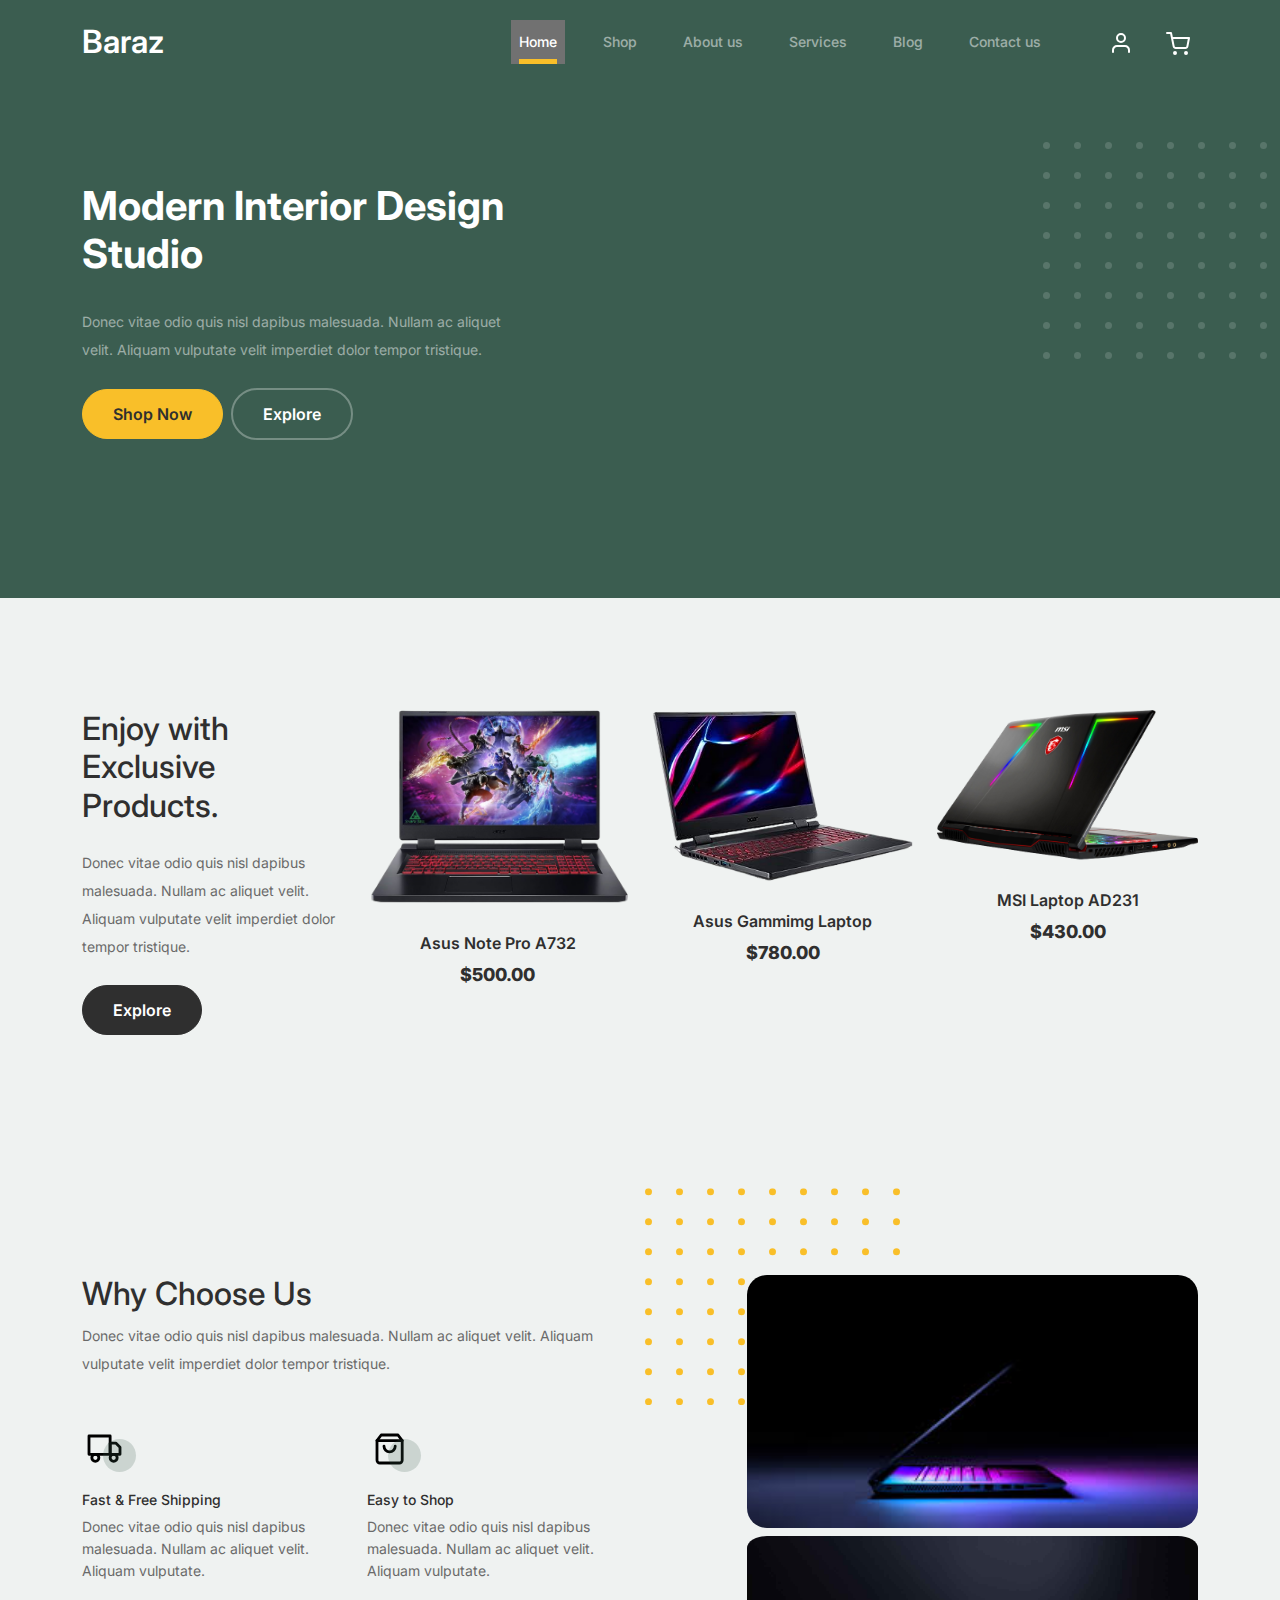
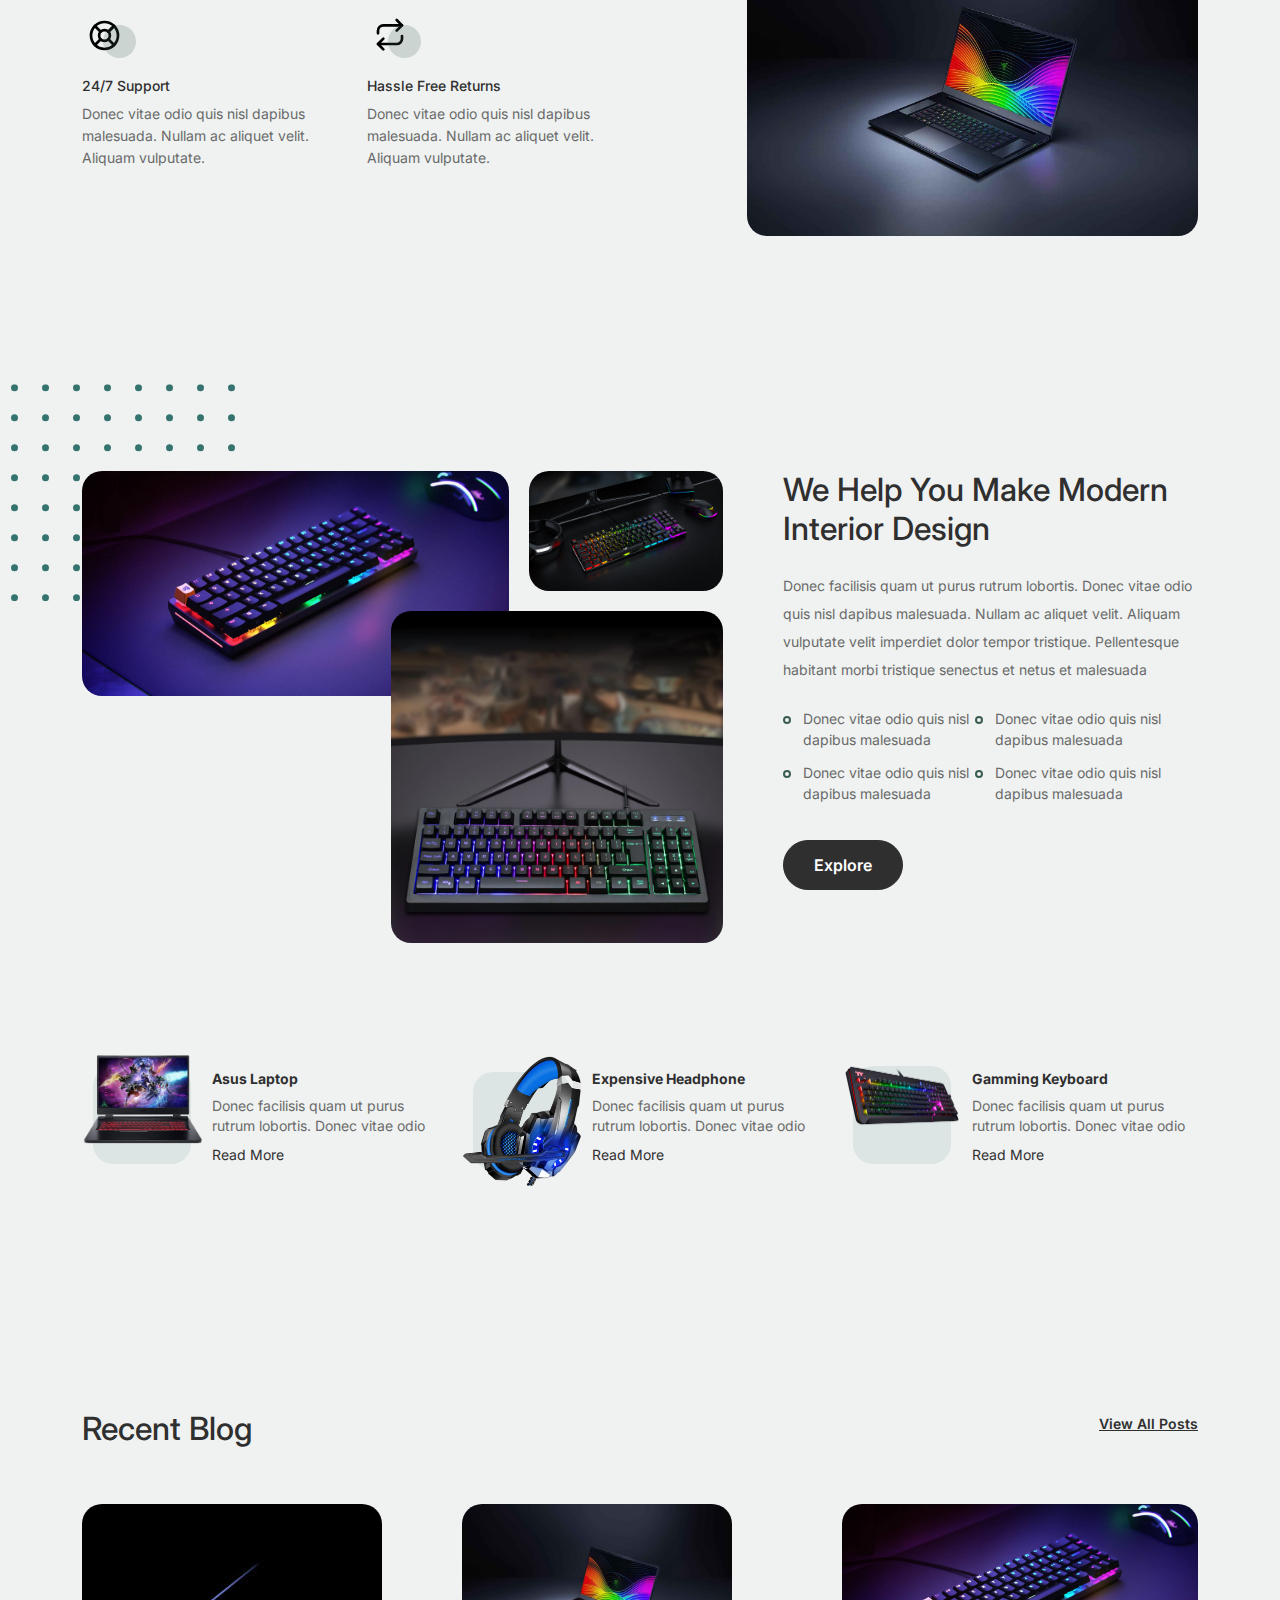
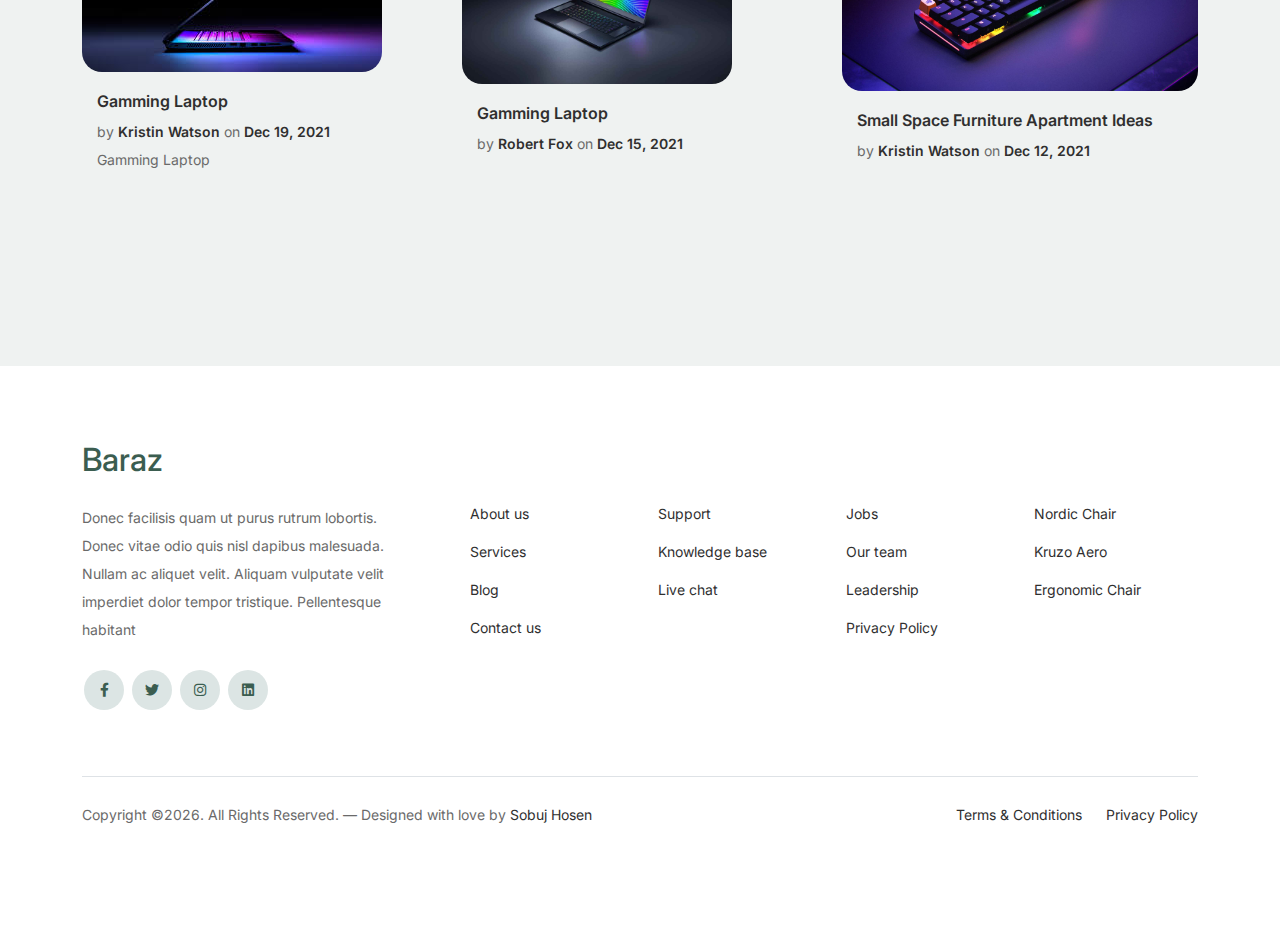
<file: index.html>
<!Doctype html>
<html lang="en">
<head>
  <meta charset="utf-8">
  <meta name="viewport" content="width=device-width, initial-scale=1, shrink-to-fit=no">
  <meta name="author" content="Untree.co">
  <link rel="shortcut icon" href="favicon.png">

  <meta name="description" content="" />
  <meta name="keywords" content="bootstrap, bootstrap4" />

		<!-- Bootstrap CSS -->
		<link href="css/bootstrap.min.css" rel="stylesheet">
		<link href="https://cdnjs.cloudflare.com/ajax/libs/font-awesome/6.0.0-beta3/css/all.min.css" rel="stylesheet">
		<link href="css/tiny-slider.css" rel="stylesheet">
		<link href="css/style.css" rel="stylesheet">
		<title>Baraz - Exclusive Online Shop</title>
	</head>

	<body>

		<!-- Start Header/Navigation -->
		<nav class="custom-navbar navbar navbar navbar-expand-md navbar-dark bg-dark" arial-label="Furni navigation bar">

			<div class="container">
				<a class="navbar-brand" href="index.html">Baraz<span></span></a>

				<button class="navbar-toggler" type="button" data-bs-toggle="collapse" data-bs-target="#navbarsFurni" aria-controls="navbarsFurni" aria-expanded="false" aria-label="Toggle navigation">
					<span class="navbar-toggler-icon"></span>
				</button>

				<div class="collapse navbar-collapse" id="navbarsFurni">
					<ul class="custom-navbar-nav navbar-nav ms-auto mb-2 mb-md-0">
						<li class="nav-item active">
							<a class="nav-link" href="index.html">Home</a>
						</li>
						<li><a class="nav-link" href="shop.html">Shop</a></li>
						<li><a class="nav-link" href="about.html">About us</a></li>
						<li><a class="nav-link" href="services.html">Services</a></li>
						<li><a class="nav-link" href="blog.html">Blog</a></li>
						<li><a class="nav-link" href="contact.html">Contact us</a></li>
					</ul>

					<ul class="custom-navbar-cta navbar-nav mb-2 mb-md-0 ms-5">
						<li><a class="nav-link" href="#"><img src="images/user.svg"></a></li>
						<li><a class="nav-link" href="cart.html"><img src="images/cart.svg"></a></li>
					</ul>
				</div>
			</div>
				
		</nav>
		<!-- End Header/Navigation -->

		<!-- Start Hero Section -->
			<div class="hero">
				<div class="container">
					<div class="row justify-content-between">
						<div class="col-lg-5">
							<div class="intro-excerpt">
								<h1>Modern Interior <span clsas="d-block">Design Studio</span></h1>
								<p class="mb-4">Donec vitae odio quis nisl dapibus malesuada. Nullam ac aliquet velit. Aliquam vulputate velit imperdiet dolor tempor tristique.</p>
								<p><a href="" class="btn btn-secondary me-2">Shop Now</a><a href="#" class="btn btn-white-outline">Explore</a></p>
							</div>
						</div>
						<div class="col-lg-7">
							<div class="hero-img-wrap">
								<!-- <img src="images/couch.png" class="img-fluid"> -->
								<div class="slideshow-container">

									<div class="mySlides fade">
									  <div class="numbertext"></div>
									  <img src="images/1.png" style="width:70%">
									  <div class="text">Caption Text</div>
									</div>
									
									<div class="mySlides fade">
									  <div class="numbertext"></div>
									  <img src="images/2.png" style="width:50%">
									  <div class="text"></div>
									</div>
									
									<div class="mySlides fade">
									  <div class="numbertext"></div>
									  <img src="images/3.png" style="width:70%">
									  <div class="text"></div>
									</div>
									
									</div>
									<br>
									
									<div style="text-align:center">
									  <span style="display: none;" class="dot"></span> 
									  <span style="display: none;" class="dot"></span> 
									  <span style="display: none;" class="dot"></span> 
									</div>
							</div>
						</div>
					</div>
				</div>
			</div>
		<!-- End Hero Section -->

		<!-- Start Product Section -->
		<div class="product-section">
			<div class="container">
				<div class="row">

					<!-- Start Column 1 -->
					<div class="col-md-12 col-lg-3 mb-5 mb-lg-0">
						<h2 class="mb-4 section-title">Enjoy with Exclusive Products.</h2>
						<p class="mb-4">Donec vitae odio quis nisl dapibus malesuada. Nullam ac aliquet velit. Aliquam vulputate velit imperdiet dolor tempor tristique. </p>
						<p><a href="shop.html" class="btn">Explore</a></p>
					</div> 
					<!-- End Column 1 -->

					<!-- Start Column 2 -->
					<div class="col-12 col-md-4 col-lg-3 mb-5 mb-md-0">
						<a class="product-item" href="cart.html">
							<img src="images/1.png" class="img-fluid product-thumbnail">
							<h3 class="product-title">Asus Note Pro A732</h3>
							<strong class="product-price">$500.00</strong>

							<span class="icon-cross">
								<img src="images/cross.svg" class="img-fluid">
							</span>
						</a>
					</div> 
					<!-- End Column 2 -->

					<!-- Start Column 3 -->
					<div class="col-12 col-md-4 col-lg-3 mb-5 mb-md-0">
						<a class="product-item" href="cart.html">
							<img src="images/1.1.png" class="img-fluid product-thumbnail">
							<h3 class="product-title">Asus Gammimg Laptop</h3>
							<strong class="product-price">$780.00</strong>

							<span class="icon-cross">
								<img src="images/cross.svg" class="img-fluid">
							</span>
						</a>
					</div>
					<!-- End Column 3 -->

					<!-- Start Column 4 -->
					<div class="col-12 col-md-4 col-lg-3 mb-5 mb-md-0">
						<a class="product-item" href="cart.html">
							<img src="images/1.2.png" class="img-fluid product-thumbnail">
							<h3 class="product-title">MSI Laptop AD231</h3>
							<strong class="product-price">$430.00</strong>

							<span class="icon-cross">
								<img src="images/cross.svg" class="img-fluid">
							</span>
						</a>
					</div>
					<!-- End Column 4 -->

				</div>
			</div>
		</div>
		<!-- End Product Section -->

		<!-- Start Why Choose Us Section -->
		<div class="why-choose-section">
			<div class="container">
				<div class="row justify-content-between">
					<div class="col-lg-6">
						<h2 class="section-title">Why Choose Us</h2>
						<p>Donec vitae odio quis nisl dapibus malesuada. Nullam ac aliquet velit. Aliquam vulputate velit imperdiet dolor tempor tristique.</p>

						<div class="row my-5">
							<div class="col-6 col-md-6">
								<div class="feature">
									<div class="icon">
										<img src="images/truck.svg" alt="Image" class="imf-fluid">
									</div>
									<h3>Fast &amp; Free Shipping</h3>
									<p>Donec vitae odio quis nisl dapibus malesuada. Nullam ac aliquet velit. Aliquam vulputate.</p>
								</div>
							</div>

							<div class="col-6 col-md-6">
								<div class="feature">
									<div class="icon">
										<img src="images/bag.svg" alt="Image" class="imf-fluid">
									</div>
									<h3>Easy to Shop</h3>
									<p>Donec vitae odio quis nisl dapibus malesuada. Nullam ac aliquet velit. Aliquam vulputate.</p>
								</div>
							</div>

							<div class="col-6 col-md-6">
								<div class="feature">
									<div class="icon">
										<img src="images/support.svg" alt="Image" class="imf-fluid">
									</div>
									<h3>24/7 Support</h3>
									<p>Donec vitae odio quis nisl dapibus malesuada. Nullam ac aliquet velit. Aliquam vulputate.</p>
								</div>
							</div>

							<div class="col-6 col-md-6">
								<div class="feature">
									<div class="icon">
										<img src="images/return.svg" alt="Image" class="imf-fluid">
									</div>
									<h3>Hassle Free Returns</h3>
									<p>Donec vitae odio quis nisl dapibus malesuada. Nullam ac aliquet velit. Aliquam vulputate.</p>
								</div>
							</div>

						</div>
					</div>

					<div class="col-lg-5">
						<div class="img-wrap">
							<img src="images/product-1.jpeg" alt="Image" class="img-fluid" width="500px">
							<img src="images/product-2.jpeg" alt="Image" class="img-fluid pt-2" width="500px">
						</div>
					</div>

				</div>
			</div>
		</div>
		<!-- End Why Choose Us Section -->

		<!-- Start We Help Section -->
		<div class="we-help-section">
			<div class="container">
				<div class="row justify-content-between">
					<div class="col-lg-7 mb-5 mb-lg-0">
						<div class="imgs-grid">
							<div class="grid grid-1"><img src="images/product-3.jpg" alt="Untree.co"></div>
							<div class="grid grid-2"><img src="images/product-4.jpg" alt="Untree.co"></div>
							<div class="grid grid-3"><img src="images/product-5.webp" alt="Untree.co"></div>
						</div>
					</div>
					<div class="col-lg-5 ps-lg-5">
						<h2 class="section-title mb-4">We Help You Make Modern Interior Design</h2>
						<p>Donec facilisis quam ut purus rutrum lobortis. Donec vitae odio quis nisl dapibus malesuada. Nullam ac aliquet velit. Aliquam vulputate velit imperdiet dolor tempor tristique. Pellentesque habitant morbi tristique senectus et netus et malesuada</p>

						<ul class="list-unstyled custom-list my-4">
							<li>Donec vitae odio quis nisl dapibus malesuada</li>
							<li>Donec vitae odio quis nisl dapibus malesuada</li>
							<li>Donec vitae odio quis nisl dapibus malesuada</li>
							<li>Donec vitae odio quis nisl dapibus malesuada</li>
						</ul>
						<p><a herf="#" class="btn">Explore</a></p>
					</div>
				</div>
			</div>
		</div>
		<!-- End We Help Section -->

		<!-- Start Popular Product -->
		<div class="popular-product">
			<div class="container">
				<div class="row">

					<div class="col-12 col-md-6 col-lg-4 mb-4 mb-lg-0">
						<div class="product-item-sm d-flex">
							<div class="thumbnail">
								<img src="images/1.png" alt="Image" class="img-fluid">
							</div>
							<div class="pt-3">
								<h3>Asus Laptop</h3>
								<p>Donec facilisis quam ut purus rutrum lobortis. Donec vitae odio </p>
								<p><a href="#">Read More</a></p>
							</div>
						</div>
					</div>

					<div class="col-12 col-md-6 col-lg-4 mb-4 mb-lg-0">
						<div class="product-item-sm d-flex">
							<div class="thumbnail">
								<img src="images/2.png" alt="Image" class="img-fluid">
							</div>
							<div class="pt-3">
								<h3>Expensive Headphone</h3>
								<p>Donec facilisis quam ut purus rutrum lobortis. Donec vitae odio </p>
								<p><a href="#">Read More</a></p>
							</div>
						</div>
					</div>

					<div class="col-12 col-md-6 col-lg-4 mb-4 mb-lg-0">
						<div class="product-item-sm d-flex">
							<div class="thumbnail">
								<img src="images/3.png" alt="Image" class="img-fluid">
							</div>
							<div class="pt-3">
								<h3>Gamming Keyboard</h3>
								<p>Donec facilisis quam ut purus rutrum lobortis. Donec vitae odio </p>
								<p><a href="#">Read More</a></p>
							</div>
						</div>
					</div>

				</div>
			</div>
		</div>
		<!-- End Popular Product -->

		<!-- Start Blog Section -->
		<div class="blog-section">
			<div class="container">
				<div class="row mb-5">
					<div class="col-md-6">
						<h2 class="section-title">Recent Blog</h2>
					</div>
					<div class="col-md-6 text-start text-md-end">
						<a href="#" class="more">View All Posts</a>
					</div>
				</div>

				<div class="row">

					<div class="col-12 col-sm-6 col-md-4 mb-4 mb-md-0">
						<div class="post-entry">
							<a href="#" class="post-thumbnail"><img src="images/product-1.jpeg" alt="Image" class="img-fluid"></a>
							<div class="post-content-entry">
								<h3><a href="#">Gamming Laptop</a></h3>
								<div class="meta">
									<span>by <a href="#">Kristin Watson</a></span> <span>on <a href="#">Dec 19, 2021</a></span>
								</div>Gamming Laptop
							</div>
						</div>
					</div>

					<div class="col-12 col-sm-6 col-md-4 mb-4 mb-md-0">
						<div class="post-entry">
							<a href="#" class="post-thumbnail"><img src="images/product-2.jpeg" alt="Image" class="img-fluid" width="270px"></a>
							<div class="post-content-entry">
								<h3><a href="#">Gamming Laptop</a></h3>
								<div class="meta">
									<span>by <a href="#">Robert Fox</a></span> <span>on <a href="#">Dec 15, 2021</a></span>
								</div>
							</div>
						</div>
					</div>

					<div class="col-12 col-sm-6 col-md-4 mb-4 mb-md-0">
						<div class="post-entry">
							<a href="#" class="post-thumbnail"><img src="images/product-3.jpg" alt="Image" class="img-fluid"></a>
							<div class="post-content-entry">
								<h3><a href="#">Small Space Furniture Apartment Ideas</a></h3>
								<div class="meta">
									<span>by <a href="#">Kristin Watson</a></span> <span>on <a href="#">Dec 12, 2021</a></span>
								</div>
							</div>
						</div>
					</div>

				</div>
			</div>
		</div>
		<!-- End Blog Section -->	

		<!-- Start Footer Section -->
		<footer class="footer-section">
			<div class="container relative">
				<div class="row g-5 mb-5">
					<div class="col-lg-4">
						<div class="mb-4 footer-logo-wrap"><a href="#" class="footer-logo">Baraz<span></span></a></div>
						<p class="mb-4">Donec facilisis quam ut purus rutrum lobortis. Donec vitae odio quis nisl dapibus malesuada. Nullam ac aliquet velit. Aliquam vulputate velit imperdiet dolor tempor tristique. Pellentesque habitant</p>

						<ul class="list-unstyled custom-social">
							<li><a href="#"><span class="fa fa-brands fa-facebook-f"></span></a></li>
							<li><a href="#"><span class="fa fa-brands fa-twitter"></span></a></li>
							<li><a href="#"><span class="fa fa-brands fa-instagram"></span></a></li>
							<li><a href="#"><span class="fa fa-brands fa-linkedin"></span></a></li>
						</ul>
					</div>

					<div class="col-lg-8">
						<div class="row links-wrap">
							<div class="col-6 col-sm-6 col-md-3">
								<ul class="list-unstyled">
									<li><a href="#">About us</a></li>
									<li><a href="#">Services</a></li>
									<li><a href="#">Blog</a></li>
									<li><a href="#">Contact us</a></li>
								</ul>
							</div>

							<div class="col-6 col-sm-6 col-md-3">
								<ul class="list-unstyled">
									<li><a href="#">Support</a></li>
									<li><a href="#">Knowledge base</a></li>
									<li><a href="#">Live chat</a></li>
								</ul>
							</div>

							<div class="col-6 col-sm-6 col-md-3">
								<ul class="list-unstyled">
									<li><a href="#">Jobs</a></li>
									<li><a href="#">Our team</a></li>
									<li><a href="#">Leadership</a></li>
									<li><a href="#">Privacy Policy</a></li>
								</ul>
							</div>

							<div class="col-6 col-sm-6 col-md-3">
								<ul class="list-unstyled">
									<li><a href="#">Nordic Chair</a></li>
									<li><a href="#">Kruzo Aero</a></li>
									<li><a href="#">Ergonomic Chair</a></li>
								</ul>
							</div>
						</div>
					</div>

				</div>

				<div class="border-top copyright">
					<div class="row pt-4">
						<div class="col-lg-6">
							<p class="mb-2 text-center text-lg-start">Copyright &copy;<script>document.write(new Date().getFullYear());</script>. All Rights Reserved. &mdash; Designed with love by <a href="https://sobuj277.github.io/sobujhosen.github.io">Sobuj Hosen</a>
            				</p>
						</div>

						<div class="col-lg-6 text-center text-lg-end">
							<ul class="list-unstyled d-inline-flex ms-auto">
								<li class="me-4"><a href="#">Terms &amp; Conditions</a></li>
								<li><a href="#">Privacy Policy</a></li>
							</ul>
						</div>

					</div>
				</div>

			</div>
		</footer>
		<!-- End Footer Section -->	


		<script src="js/bootstrap.bundle.min.js"></script>
		<script src="js/tiny-slider.js"></script>
		<script src="js/custom.js"></script>
	</body>

</html>
</file>
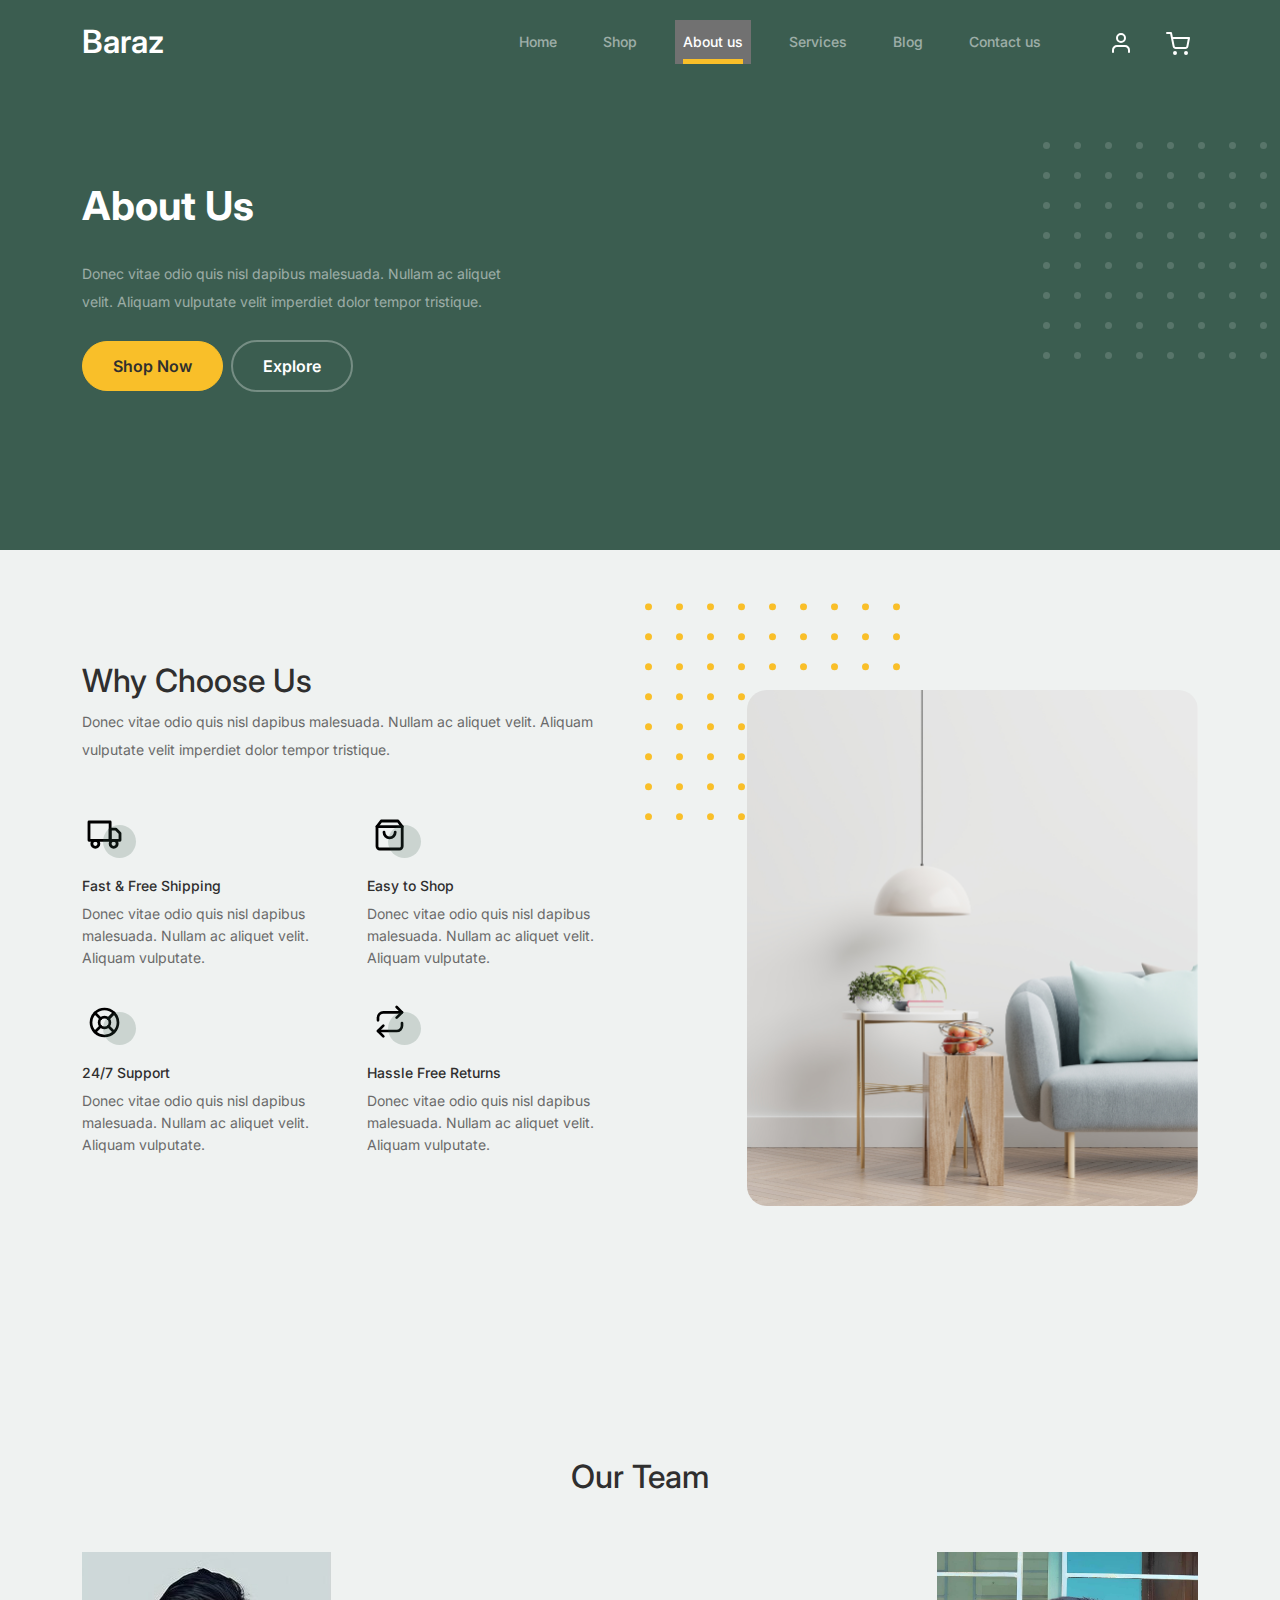
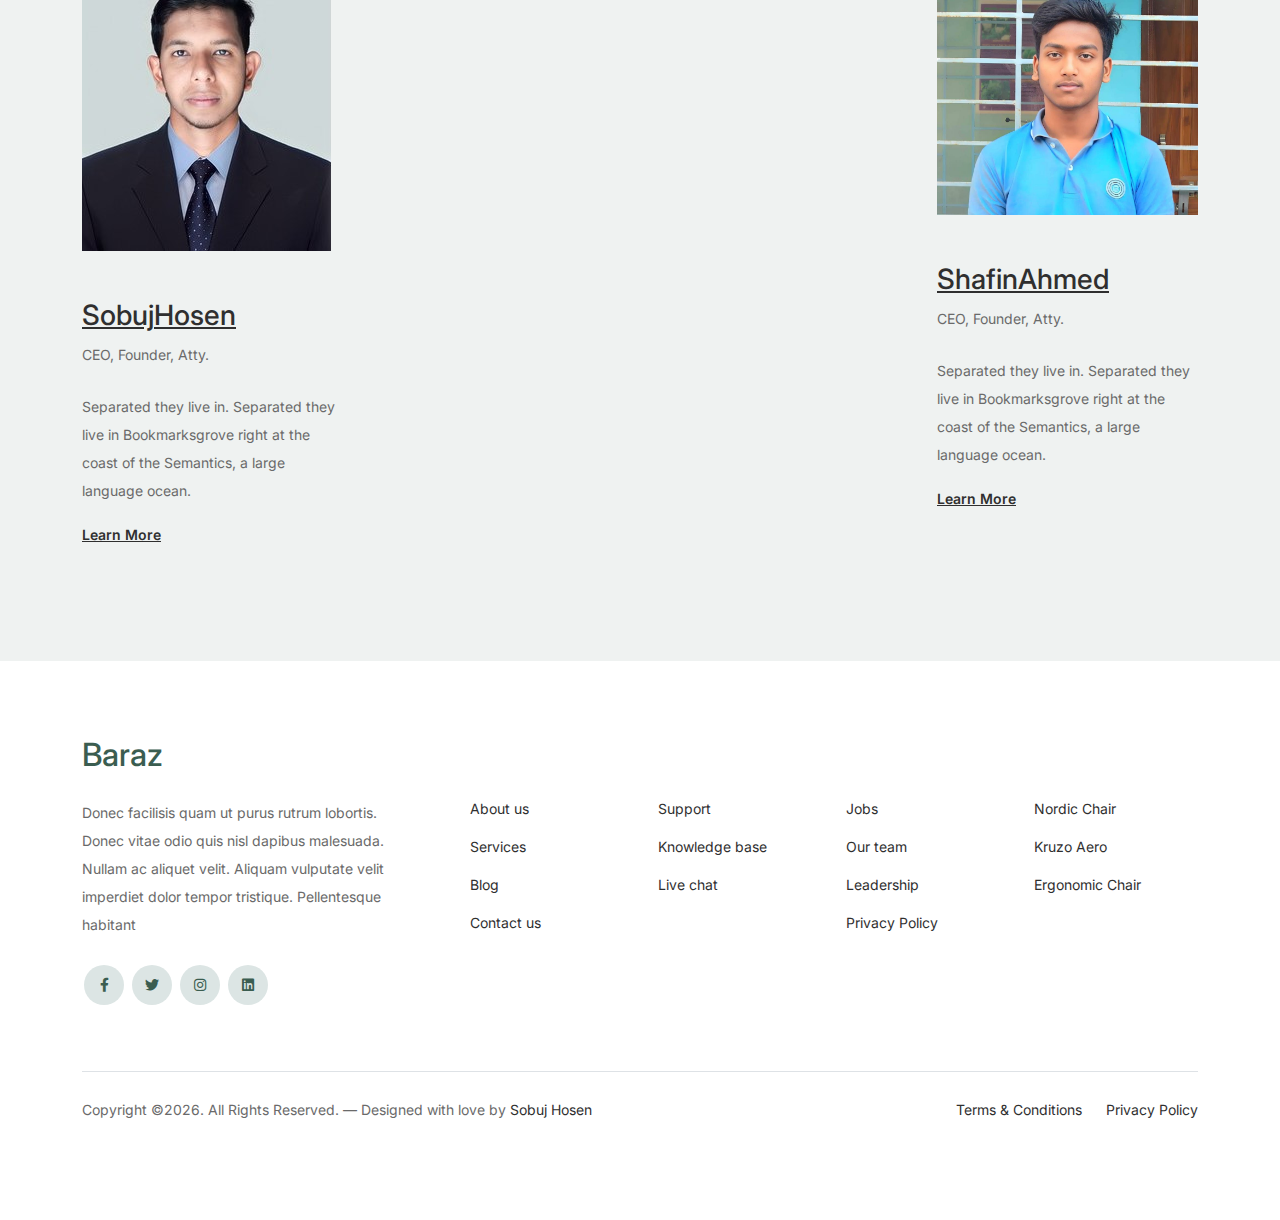
<file: about.html>
<!Doctype html>
<html lang="en">
<head>
  <meta charset="utf-8">
  <meta name="viewport" content="width=device-width, initial-scale=1, shrink-to-fit=no">
  <meta name="author" content="Untree.co">
  <link rel="shortcut icon" href="favicon.png">

  <meta name="description" content="" />
  <meta name="keywords" content="bootstrap, bootstrap4" />

		<!-- Bootstrap CSS -->
		<link href="css/bootstrap.min.css" rel="stylesheet">
		<link href="https://cdnjs.cloudflare.com/ajax/libs/font-awesome/6.0.0-beta3/css/all.min.css" rel="stylesheet">
		<link href="css/tiny-slider.css" rel="stylesheet">
		<link href="css/style.css" rel="stylesheet">
		<title>Baraz - Exclusive Online Shop</title>
	</head>

	<body>

		<!-- Start Header/Navigation -->
		<nav class="custom-navbar navbar navbar navbar-expand-md navbar-dark bg-dark" arial-label="Furni navigation bar">

			<div class="container">
				<a class="navbar-brand" href="index.html">Baraz<span></span></a>

				<button class="navbar-toggler" type="button" data-bs-toggle="collapse" data-bs-target="#navbarsFurni" aria-controls="navbarsFurni" aria-expanded="false" aria-label="Toggle navigation">
					<span class="navbar-toggler-icon"></span>
				</button>

				<div class="collapse navbar-collapse" id="navbarsFurni">
					<ul class="custom-navbar-nav navbar-nav ms-auto mb-2 mb-md-0">
						<li class="nav-item ">
							<a class="nav-link" href="index.html">Home</a>
						</li>
						<li><a class="nav-link" href="shop.html">Shop</a></li>
						<li class="active"><a class="nav-link" href="about.html">About us</a></li>
						<li><a class="nav-link" href="services.html">Services</a></li>
						<li><a class="nav-link" href="blog.html">Blog</a></li>
						<li><a class="nav-link" href="contact.html">Contact us</a></li>
					</ul>

					<ul class="custom-navbar-cta navbar-nav mb-2 mb-md-0 ms-5">
						<li><a class="nav-link" href="#"><img src="images/user.svg"></a></li>
						<li><a class="nav-link" href="cart.html"><img src="images/cart.svg"></a></li>
					</ul>
				</div>
			</div>
				
		</nav>
		<!-- End Header/Navigation -->

		<!-- Start Hero Section -->
			<div class="hero">
				<div class="container">
					<div class="row justify-content-between">
						<div class="col-lg-5">
							<div class="intro-excerpt">
								<h1>About Us</h1>
								<p class="mb-4">Donec vitae odio quis nisl dapibus malesuada. Nullam ac aliquet velit. Aliquam vulputate velit imperdiet dolor tempor tristique.</p>
								<p><a href="" class="btn btn-secondary me-2">Shop Now</a><a href="#" class="btn btn-white-outline">Explore</a></p>
							</div>
						</div>
						<div class="col-lg-7">
							<div class="hero-img-wrap">
								<!-- <img src="images/couch.png" class="img-fluid"> -->
								<div class="slideshow-container">

									<div class="mySlides fade">
									  <div class="numbertext"></div>
									  <img src="images/1.png" style="width:70%">
									  <div class="text">Caption Text</div>
									</div>
									
									<div class="mySlides fade">
									  <div class="numbertext"></div>
									  <img src="images/2.png" style="width:50%">
									  <div class="text"></div>
									</div>
									
									<div class="mySlides fade">
									  <div class="numbertext"></div>
									  <img src="images/3.png" style="width:70%">
									  <div class="text"></div>
									</div>
									
									</div>
									<br>
									
									<div style="text-align:center">
									  <span style="display: none;" class="dot"></span> 
									  <span style="display: none;" class="dot"></span> 
									  <span style="display: none;" class="dot"></span> 
									</div>
							</div>
						</div>
					</div>
				</div>
			</div>
		<!-- End Hero Section -->

		

		<!-- Start Why Choose Us Section -->
		<div class="why-choose-section">
			<div class="container">
				<div class="row justify-content-between align-items-center">
					<div class="col-lg-6">
						<h2 class="section-title">Why Choose Us</h2>
						<p>Donec vitae odio quis nisl dapibus malesuada. Nullam ac aliquet velit. Aliquam vulputate velit imperdiet dolor tempor tristique.</p>

						<div class="row my-5">
							<div class="col-6 col-md-6">
								<div class="feature">
									<div class="icon">
										<img src="images/truck.svg" alt="Image" class="imf-fluid">
									</div>
									<h3>Fast &amp; Free Shipping</h3>
									<p>Donec vitae odio quis nisl dapibus malesuada. Nullam ac aliquet velit. Aliquam vulputate.</p>
								</div>
							</div>

							<div class="col-6 col-md-6">
								<div class="feature">
									<div class="icon">
										<img src="images/bag.svg" alt="Image" class="imf-fluid">
									</div>
									<h3>Easy to Shop</h3>
									<p>Donec vitae odio quis nisl dapibus malesuada. Nullam ac aliquet velit. Aliquam vulputate.</p>
								</div>
							</div>

							<div class="col-6 col-md-6">
								<div class="feature">
									<div class="icon">
										<img src="images/support.svg" alt="Image" class="imf-fluid">
									</div>
									<h3>24/7 Support</h3>
									<p>Donec vitae odio quis nisl dapibus malesuada. Nullam ac aliquet velit. Aliquam vulputate.</p>
								</div>
							</div>

							<div class="col-6 col-md-6">
								<div class="feature">
									<div class="icon">
										<img src="images/return.svg" alt="Image" class="imf-fluid">
									</div>
									<h3>Hassle Free Returns</h3>
									<p>Donec vitae odio quis nisl dapibus malesuada. Nullam ac aliquet velit. Aliquam vulputate.</p>
								</div>
							</div>

						</div>
					</div>

					<div class="col-lg-5">
						<div class="img-wrap">
							<img src="images/why-choose-us-img.jpg" alt="Image" class="img-fluid">
						</div>
					</div>

				</div>
			</div>
		</div>
		<!-- End Why Choose Us Section -->

		<!-- Start Team Section -->
		<div class="untree_co-section">
			<div class="container">

				<div class="row mb-5">
					<div class="col-lg-6 mx-auto text-center">
						<h2 class="section-title">Our Team</h2>
					</div>
				</div>

				<div class="row d-flex justify-content-between">
					<!-- Start Column 3 -->
					<div class="col-12 col-md-6 col-lg-3 mb-5 mb-md-0">
						<img src="images/sobuj.jpg" class="img-fluid mb-5">
						<h3 clas><a href="https://sobuj277.github.io/sobujhosen.github.io"><span class="">Sobuj</span>Hosen</a></h3>
            <span class="d-block position mb-4">CEO, Founder, Atty.</span>
            <p>Separated they live in.
            Separated they live in Bookmarksgrove right at the coast of the Semantics, a large language ocean.</p>
            <p class="mb-0"><a href="#" class="more dark">Learn More <span class="icon-arrow_forward"></span></a></p>
					</div> 
					<!-- End Column 3 -->

					<!-- Start Column 4 -->
					<div class="col-12 col-md-6 col-lg-3 mb-5 mb-md-0">
						<img src="images/person_4.jpg" class="img-fluid mb-5">

						<h3 clas><a href="https://shafincst.github.io/Shafin.github.io"><span class="">Shafin</span>Ahmed</a></h3>
            <span class="d-block position mb-4">CEO, Founder, Atty.</span>
            <p>Separated they live in.
            Separated they live in Bookmarksgrove right at the coast of the Semantics, a large language ocean.</p>
            <p class="mb-0"><a href="#" class="more dark">Learn More <span class="icon-arrow_forward"></span></a></p>

          
					</div> 
					<!-- End Column 4 -->

					

				</div>
			</div>
		</div>
		<!-- End Team Section -->

		<!-- Start Footer Section -->
		<footer class="footer-section">
			<div class="container relative">
				<div class="row g-5 mb-5">
					<div class="col-lg-4">
						<div class="mb-4 footer-logo-wrap"><a href="#" class="footer-logo">Baraz<span></span></a></div>
						<p class="mb-4">Donec facilisis quam ut purus rutrum lobortis. Donec vitae odio quis nisl dapibus malesuada. Nullam ac aliquet velit. Aliquam vulputate velit imperdiet dolor tempor tristique. Pellentesque habitant</p>

						<ul class="list-unstyled custom-social">
							<li><a href="#"><span class="fa fa-brands fa-facebook-f"></span></a></li>
							<li><a href="#"><span class="fa fa-brands fa-twitter"></span></a></li>
							<li><a href="#"><span class="fa fa-brands fa-instagram"></span></a></li>
							<li><a href="#"><span class="fa fa-brands fa-linkedin"></span></a></li>
						</ul>
					</div>

					<div class="col-lg-8">
						<div class="row links-wrap">
							<div class="col-6 col-sm-6 col-md-3">
								<ul class="list-unstyled">
									<li><a href="#">About us</a></li>
									<li><a href="#">Services</a></li>
									<li><a href="#">Blog</a></li>
									<li><a href="#">Contact us</a></li>
								</ul>
							</div>

							<div class="col-6 col-sm-6 col-md-3">
								<ul class="list-unstyled">
									<li><a href="#">Support</a></li>
									<li><a href="#">Knowledge base</a></li>
									<li><a href="#">Live chat</a></li>
								</ul>
							</div>

							<div class="col-6 col-sm-6 col-md-3">
								<ul class="list-unstyled">
									<li><a href="#">Jobs</a></li>
									<li><a href="#">Our team</a></li>
									<li><a href="#">Leadership</a></li>
									<li><a href="#">Privacy Policy</a></li>
								</ul>
							</div>

							<div class="col-6 col-sm-6 col-md-3">
								<ul class="list-unstyled">
									<li><a href="#">Nordic Chair</a></li>
									<li><a href="#">Kruzo Aero</a></li>
									<li><a href="#">Ergonomic Chair</a></li>
								</ul>
							</div>
						</div>
					</div>

				</div>

				<div class="border-top copyright">
					<div class="row pt-4">
						<div class="col-lg-6">
							<p class="mb-2 text-center text-lg-start">Copyright &copy;<script>document.write(new Date().getFullYear());</script>. All Rights Reserved. &mdash; Designed with love by <a href="https://sobuj277.github.io/sobujhosen.github.io">Sobuj Hosen</a>
            				</p>
						</div>

						<div class="col-lg-6 text-center text-lg-end">
							<ul class="list-unstyled d-inline-flex ms-auto">
								<li class="me-4"><a href="#">Terms &amp; Conditions</a></li>
								<li><a href="#">Privacy Policy</a></li>
							</ul>
						</div>

					</div>
				</div>

			</div>
		</footer>
		<!-- End Footer Section -->	


		<script src="js/bootstrap.bundle.min.js"></script>
		<script src="js/tiny-slider.js"></script>
		<script src="js/custom.js"></script>
	</body>

</html>
</file>
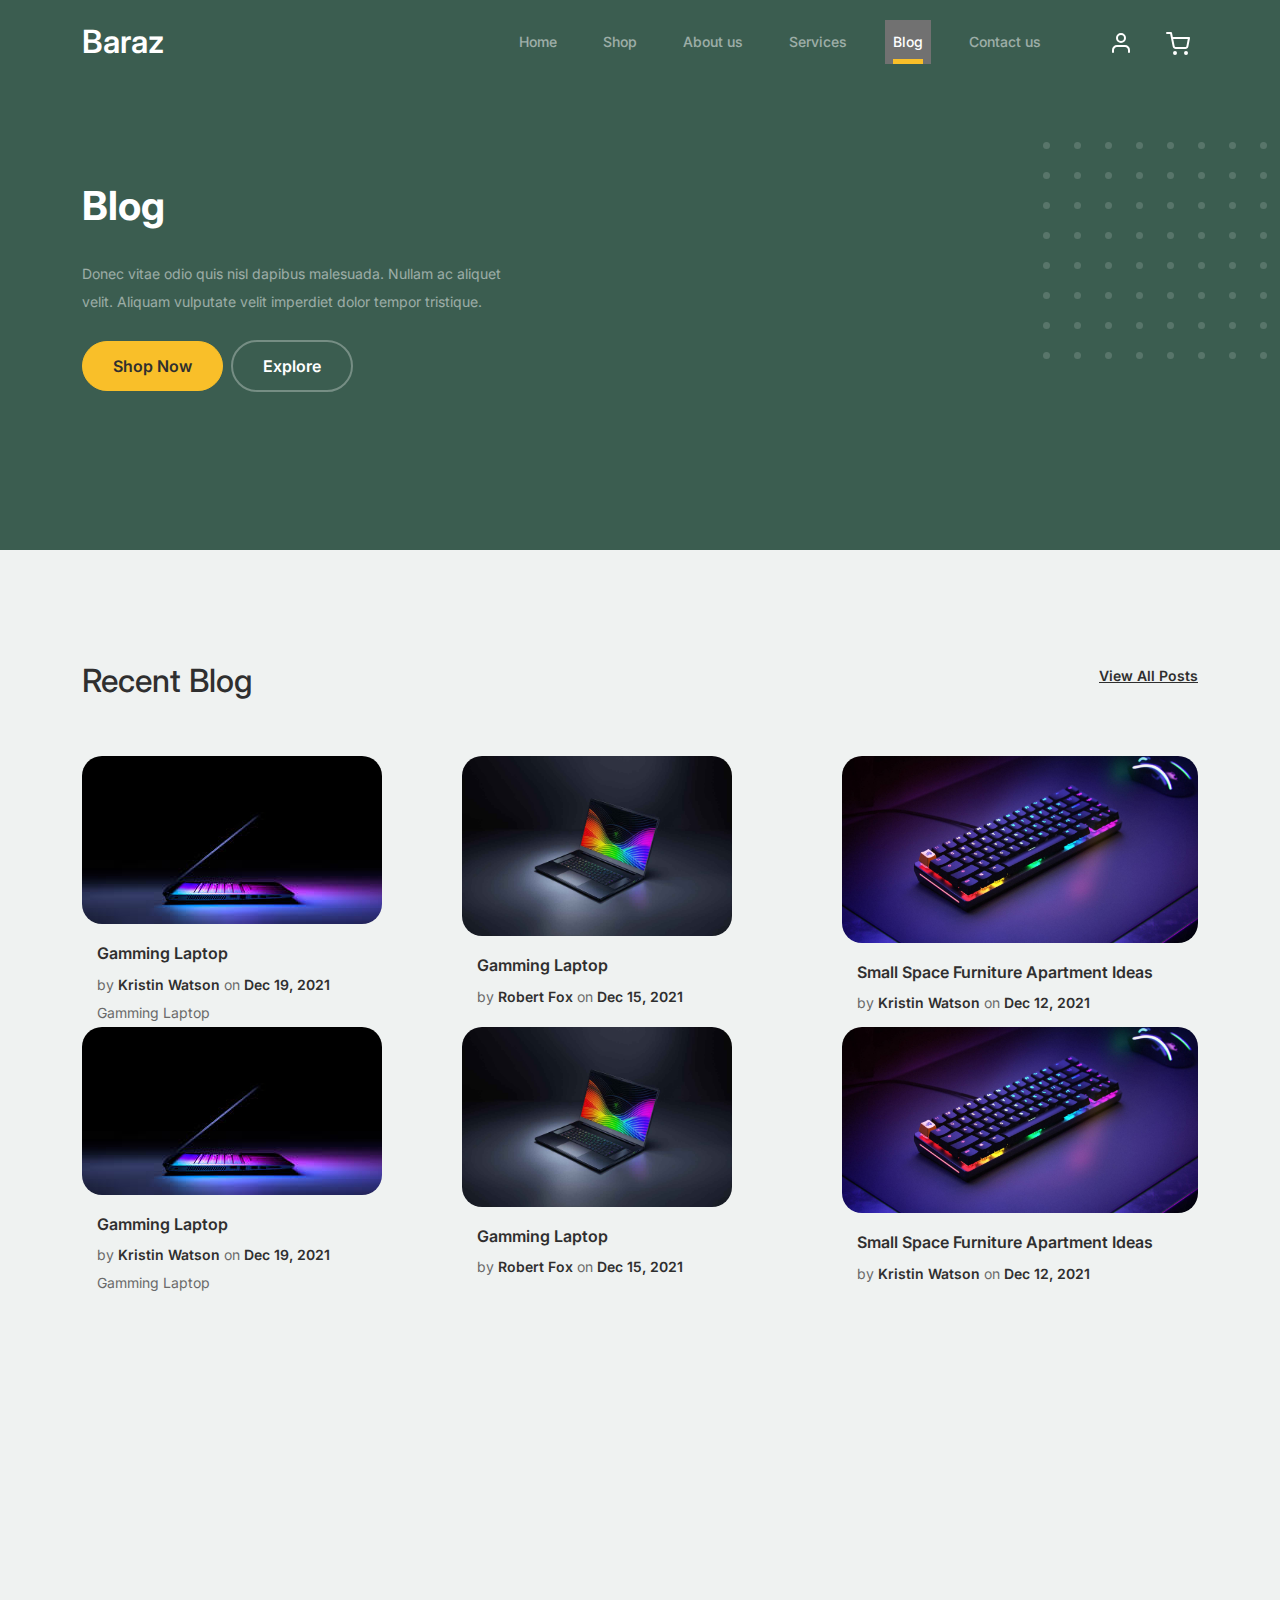
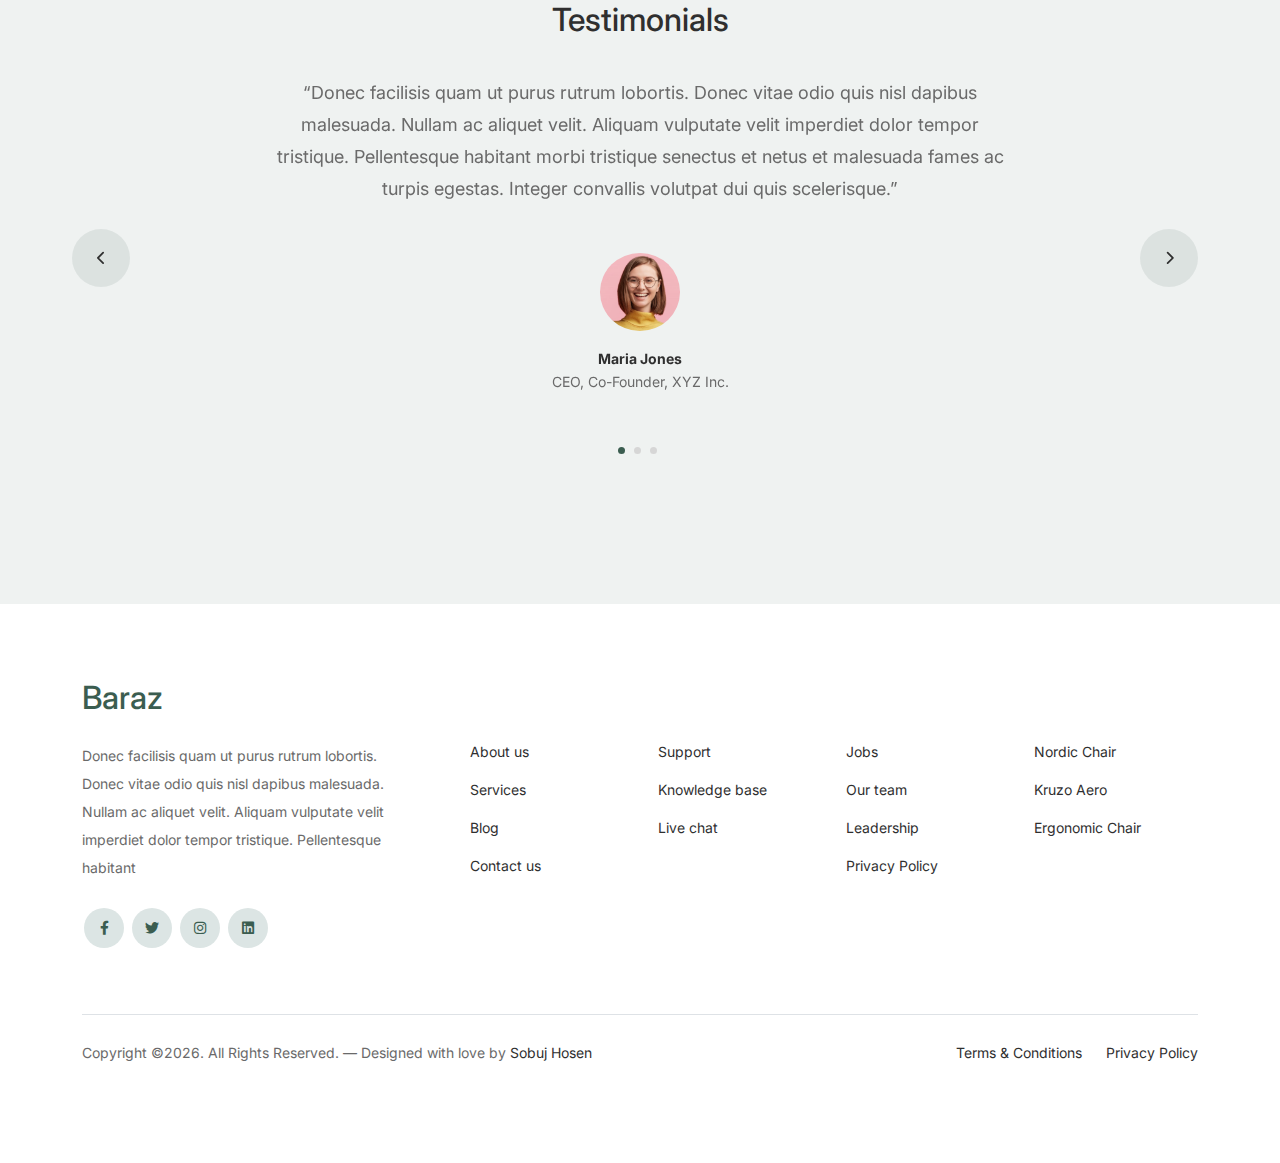
<file: blog.html>
<!Doctype html>
<html lang="en">
<head>
  <meta charset="utf-8">
  <meta name="viewport" content="width=device-width, initial-scale=1, shrink-to-fit=no">
  <meta name="author" content="Untree.co">
  <link rel="shortcut icon" href="favicon.png">

  <meta name="description" content="" />
  <meta name="keywords" content="bootstrap, bootstrap4" />

		<!-- Bootstrap CSS -->
		<link href="css/bootstrap.min.css" rel="stylesheet">
		<link href="https://cdnjs.cloudflare.com/ajax/libs/font-awesome/6.0.0-beta3/css/all.min.css" rel="stylesheet">
		<link href="css/tiny-slider.css" rel="stylesheet">
		<link href="css/style.css" rel="stylesheet">
		<title>Baraz - Exclusive Online Shop</title>
	</head>

	<body>

		<!-- Start Header/Navigation -->
		<nav class="custom-navbar navbar navbar navbar-expand-md navbar-dark bg-dark" arial-label="Furni navigation bar">

			<div class="container">
				<a class="navbar-brand" href="index.html">Baraz<span></span></a>

				<button class="navbar-toggler" type="button" data-bs-toggle="collapse" data-bs-target="#navbarsFurni" aria-controls="navbarsFurni" aria-expanded="false" aria-label="Toggle navigation">
					<span class="navbar-toggler-icon"></span>
				</button>

				<div class="collapse navbar-collapse" id="navbarsFurni">
					<ul class="custom-navbar-nav navbar-nav ms-auto mb-2 mb-md-0">
						<li class="nav-item">
							<a class="nav-link" href="index.html">Home</a>
						</li>
						<li><a class="nav-link" href="shop.html">Shop</a></li>
						<li><a class="nav-link" href="about.html">About us</a></li>
						<li><a class="nav-link" href="services.html">Services</a></li>
						<li class="active"><a class="nav-link" href="blog.html">Blog</a></li>
						<li><a class="nav-link" href="contact.html">Contact us</a></li>
					</ul>

					<ul class="custom-navbar-cta navbar-nav mb-2 mb-md-0 ms-5">
						<li><a class="nav-link" href="#"><img src="images/user.svg"></a></li>
						<li><a class="nav-link" href="cart.html"><img src="images/cart.svg"></a></li>
					</ul>
				</div>
			</div>
				
		</nav>
		<!-- End Header/Navigation -->

		<!-- Start Hero Section -->
			<div class="hero">
				<div class="container">
					<div class="row justify-content-between">
						<div class="col-lg-5">
							<div class="intro-excerpt">
								<h1>Blog</h1>
								<p class="mb-4">Donec vitae odio quis nisl dapibus malesuada. Nullam ac aliquet velit. Aliquam vulputate velit imperdiet dolor tempor tristique.</p>
								<p><a href="" class="btn btn-secondary me-2">Shop Now</a><a href="#" class="btn btn-white-outline">Explore</a></p>
							</div>
						</div>
						<div class="col-lg-7">
							<div class="hero-img-wrap">
								<!-- <img src="images/couch.png" class="img-fluid"> -->
								<div class="slideshow-container">

									<div class="mySlides fade">
									  <div class="numbertext"></div>
									  <img src="images/1.png" style="width:70%">
									  <div class="text">Caption Text</div>
									</div>
									
									<div class="mySlides fade">
									  <div class="numbertext"></div>
									  <img src="images/2.png" style="width:50%">
									  <div class="text"></div>
									</div>
									
									<div class="mySlides fade">
									  <div class="numbertext"></div>
									  <img src="images/3.png" style="width:70%">
									  <div class="text"></div>
									</div>
									
									</div>
									<br>
									
									<div style="text-align:center">
									  <span style="display: none;" class="dot"></span> 
									  <span style="display: none;" class="dot"></span> 
									  <span style="display: none;" class="dot"></span> 
									</div>
							</div>
						</div>
					</div>
				</div>
			</div>
		<!-- End Hero Section -->

		

		<!-- Start Blog Section -->
		<div class="blog-section">
			<div class="container">
				<div class="row mb-5">
					<div class="col-md-6">
						<h2 class="section-title">Recent Blog</h2>
					</div>
					<div class="col-md-6 text-start text-md-end">
						<a href="#" class="more">View All Posts</a>
					</div>
				</div>

				<div class="row">

					<div class="col-12 col-sm-6 col-md-4 mb-4 mb-md-0">
						<div class="post-entry">
							<a href="#" class="post-thumbnail"><img src="images/product-1.jpeg" alt="Image" class="img-fluid"></a>
							<div class="post-content-entry">
								<h3><a href="#">Gamming Laptop</a></h3>
								<div class="meta">
									<span>by <a href="#">Kristin Watson</a></span> <span>on <a href="#">Dec 19, 2021</a></span>
								</div>Gamming Laptop
							</div>
						</div>
					</div>

					<div class="col-12 col-sm-6 col-md-4 mb-4 mb-md-0">
						<div class="post-entry">
							<a href="#" class="post-thumbnail"><img src="images/product-2.jpeg" alt="Image" class="img-fluid" width="270px"></a>
							<div class="post-content-entry">
								<h3><a href="#">Gamming Laptop</a></h3>
								<div class="meta">
									<span>by <a href="#">Robert Fox</a></span> <span>on <a href="#">Dec 15, 2021</a></span>
								</div>
							</div>
						</div>
					</div>

					<div class="col-12 col-sm-6 col-md-4 mb-4 mb-md-0">
						<div class="post-entry">
							<a href="#" class="post-thumbnail"><img src="images/product-3.jpg" alt="Image" class="img-fluid"></a>
							<div class="post-content-entry">
								<h3><a href="#">Small Space Furniture Apartment Ideas</a></h3>
								<div class="meta">
									<span>by <a href="#">Kristin Watson</a></span> <span>on <a href="#">Dec 12, 2021</a></span>
								</div>
							</div>
						</div>
					</div>

				</div>
				<div class="row">

					<div class="col-12 col-sm-6 col-md-4 mb-4 mb-md-0">
						<div class="post-entry">
							<a href="#" class="post-thumbnail"><img src="images/product-1.jpeg" alt="Image" class="img-fluid"></a>
							<div class="post-content-entry">
								<h3><a href="#">Gamming Laptop</a></h3>
								<div class="meta">
									<span>by <a href="#">Kristin Watson</a></span> <span>on <a href="#">Dec 19, 2021</a></span>
								</div>Gamming Laptop
							</div>
						</div>
					</div>

					<div class="col-12 col-sm-6 col-md-4 mb-4 mb-md-0">
						<div class="post-entry">
							<a href="#" class="post-thumbnail"><img src="images/product-2.jpeg" alt="Image" class="img-fluid" width="270px"></a>
							<div class="post-content-entry">
								<h3><a href="#">Gamming Laptop</a></h3>
								<div class="meta">
									<span>by <a href="#">Robert Fox</a></span> <span>on <a href="#">Dec 15, 2021</a></span>
								</div>
							</div>
						</div>
					</div>

					<div class="col-12 col-sm-6 col-md-4 mb-4 mb-md-0">
						<div class="post-entry">
							<a href="#" class="post-thumbnail"><img src="images/product-3.jpg" alt="Image" class="img-fluid"></a>
							<div class="post-content-entry">
								<h3><a href="#">Small Space Furniture Apartment Ideas</a></h3>
								<div class="meta">
									<span>by <a href="#">Kristin Watson</a></span> <span>on <a href="#">Dec 12, 2021</a></span>
								</div>
							</div>
						</div>
					</div>

				</div>
			</div>
		</div>
		<!-- End Blog Section -->	

		

		<!-- Start Testimonial Slider -->
		<div class="testimonial-section before-footer-section">
			<div class="container">
				<div class="row">
					<div class="col-lg-7 mx-auto text-center">
						<h2 class="section-title">Testimonials</h2>
					</div>
				</div>

				<div class="row justify-content-center">
					<div class="col-lg-12">
						<div class="testimonial-slider-wrap text-center">

							<div id="testimonial-nav">
								<span class="prev" data-controls="prev"><span class="fa fa-chevron-left"></span></span>
								<span class="next" data-controls="next"><span class="fa fa-chevron-right"></span></span>
							</div>

							<div class="testimonial-slider">
								
								<div class="item">
									<div class="row justify-content-center">
										<div class="col-lg-8 mx-auto">

											<div class="testimonial-block text-center">
												<blockquote class="mb-5">
													<p>&ldquo;Donec facilisis quam ut purus rutrum lobortis. Donec vitae odio quis nisl dapibus malesuada. Nullam ac aliquet velit. Aliquam vulputate velit imperdiet dolor tempor tristique. Pellentesque habitant morbi tristique senectus et netus et malesuada fames ac turpis egestas. Integer convallis volutpat dui quis scelerisque.&rdquo;</p>
												</blockquote>

												<div class="author-info">
													<div class="author-pic">
														<img src="images/person-1.png" alt="Maria Jones" class="img-fluid">
													</div>
													<h3 class="font-weight-bold">Maria Jones</h3>
													<span class="position d-block mb-3">CEO, Co-Founder, XYZ Inc.</span>
												</div>
											</div>

										</div>
									</div>
								</div> 
								<!-- END item -->

								<div class="item">
									<div class="row justify-content-center">
										<div class="col-lg-8 mx-auto">

											<div class="testimonial-block text-center">
												<blockquote class="mb-5">
													<p>&ldquo;Donec facilisis quam ut purus rutrum lobortis. Donec vitae odio quis nisl dapibus malesuada. Nullam ac aliquet velit. Aliquam vulputate velit imperdiet dolor tempor tristique. Pellentesque habitant morbi tristique senectus et netus et malesuada fames ac turpis egestas. Integer convallis volutpat dui quis scelerisque.&rdquo;</p>
												</blockquote>

												<div class="author-info">
													<div class="author-pic">
														<img src="images/person-1.png" alt="Maria Jones" class="img-fluid">
													</div>
													<h3 class="font-weight-bold">Maria Jones</h3>
													<span class="position d-block mb-3">CEO, Co-Founder, XYZ Inc.</span>
												</div>
											</div>

										</div>
									</div>
								</div> 
								<!-- END item -->

								<div class="item">
									<div class="row justify-content-center">
										<div class="col-lg-8 mx-auto">

											<div class="testimonial-block text-center">
												<blockquote class="mb-5">
													<p>&ldquo;Donec facilisis quam ut purus rutrum lobortis. Donec vitae odio quis nisl dapibus malesuada. Nullam ac aliquet velit. Aliquam vulputate velit imperdiet dolor tempor tristique. Pellentesque habitant morbi tristique senectus et netus et malesuada fames ac turpis egestas. Integer convallis volutpat dui quis scelerisque.&rdquo;</p>
												</blockquote>

												<div class="author-info">
													<div class="author-pic">
														<img src="images/person-1.png" alt="Maria Jones" class="img-fluid">
													</div>
													<h3 class="font-weight-bold">Maria Jones</h3>
													<span class="position d-block mb-3">CEO, Co-Founder, XYZ Inc.</span>
												</div>
											</div>

										</div>
									</div>
								</div> 
								<!-- END item -->

							</div>

						</div>
					</div>
				</div>
			</div>
		</div>
		<!-- End Testimonial Slider -->

		

		<!-- Start Footer Section -->
		<footer class="footer-section">
			<div class="container relative">
				<div class="row g-5 mb-5">
					<div class="col-lg-4">
						<div class="mb-4 footer-logo-wrap"><a href="#" class="footer-logo">Baraz<span></span></a></div>
						<p class="mb-4">Donec facilisis quam ut purus rutrum lobortis. Donec vitae odio quis nisl dapibus malesuada. Nullam ac aliquet velit. Aliquam vulputate velit imperdiet dolor tempor tristique. Pellentesque habitant</p>

						<ul class="list-unstyled custom-social">
							<li><a href="#"><span class="fa fa-brands fa-facebook-f"></span></a></li>
							<li><a href="#"><span class="fa fa-brands fa-twitter"></span></a></li>
							<li><a href="#"><span class="fa fa-brands fa-instagram"></span></a></li>
							<li><a href="#"><span class="fa fa-brands fa-linkedin"></span></a></li>
						</ul>
					</div>

					<div class="col-lg-8">
						<div class="row links-wrap">
							<div class="col-6 col-sm-6 col-md-3">
								<ul class="list-unstyled">
									<li><a href="#">About us</a></li>
									<li><a href="#">Services</a></li>
									<li><a href="#">Blog</a></li>
									<li><a href="#">Contact us</a></li>
								</ul>
							</div>

							<div class="col-6 col-sm-6 col-md-3">
								<ul class="list-unstyled">
									<li><a href="#">Support</a></li>
									<li><a href="#">Knowledge base</a></li>
									<li><a href="#">Live chat</a></li>
								</ul>
							</div>

							<div class="col-6 col-sm-6 col-md-3">
								<ul class="list-unstyled">
									<li><a href="#">Jobs</a></li>
									<li><a href="#">Our team</a></li>
									<li><a href="#">Leadership</a></li>
									<li><a href="#">Privacy Policy</a></li>
								</ul>
							</div>

							<div class="col-6 col-sm-6 col-md-3">
								<ul class="list-unstyled">
									<li><a href="#">Nordic Chair</a></li>
									<li><a href="#">Kruzo Aero</a></li>
									<li><a href="#">Ergonomic Chair</a></li>
								</ul>
							</div>
						</div>
					</div>

				</div>

				<div class="border-top copyright">
					<div class="row pt-4">
						<div class="col-lg-6">
							<p class="mb-2 text-center text-lg-start">Copyright &copy;<script>document.write(new Date().getFullYear());</script>. All Rights Reserved. &mdash; Designed with love by <a href="https://sobuj277.github.io/sobujhosen.github.io">Sobuj Hosen</a>
            				</p>
						</div>

						<div class="col-lg-6 text-center text-lg-end">
							<ul class="list-unstyled d-inline-flex ms-auto">
								<li class="me-4"><a href="#">Terms &amp; Conditions</a></li>
								<li><a href="#">Privacy Policy</a></li>
							</ul>
						</div>

					</div>
				</div>

			</div>
		</footer>
		<!-- End Footer Section -->	


		<script src="js/bootstrap.bundle.min.js"></script>
		<script src="js/tiny-slider.js"></script>
		<script src="js/custom.js"></script>
	</body>

</html>
</file>
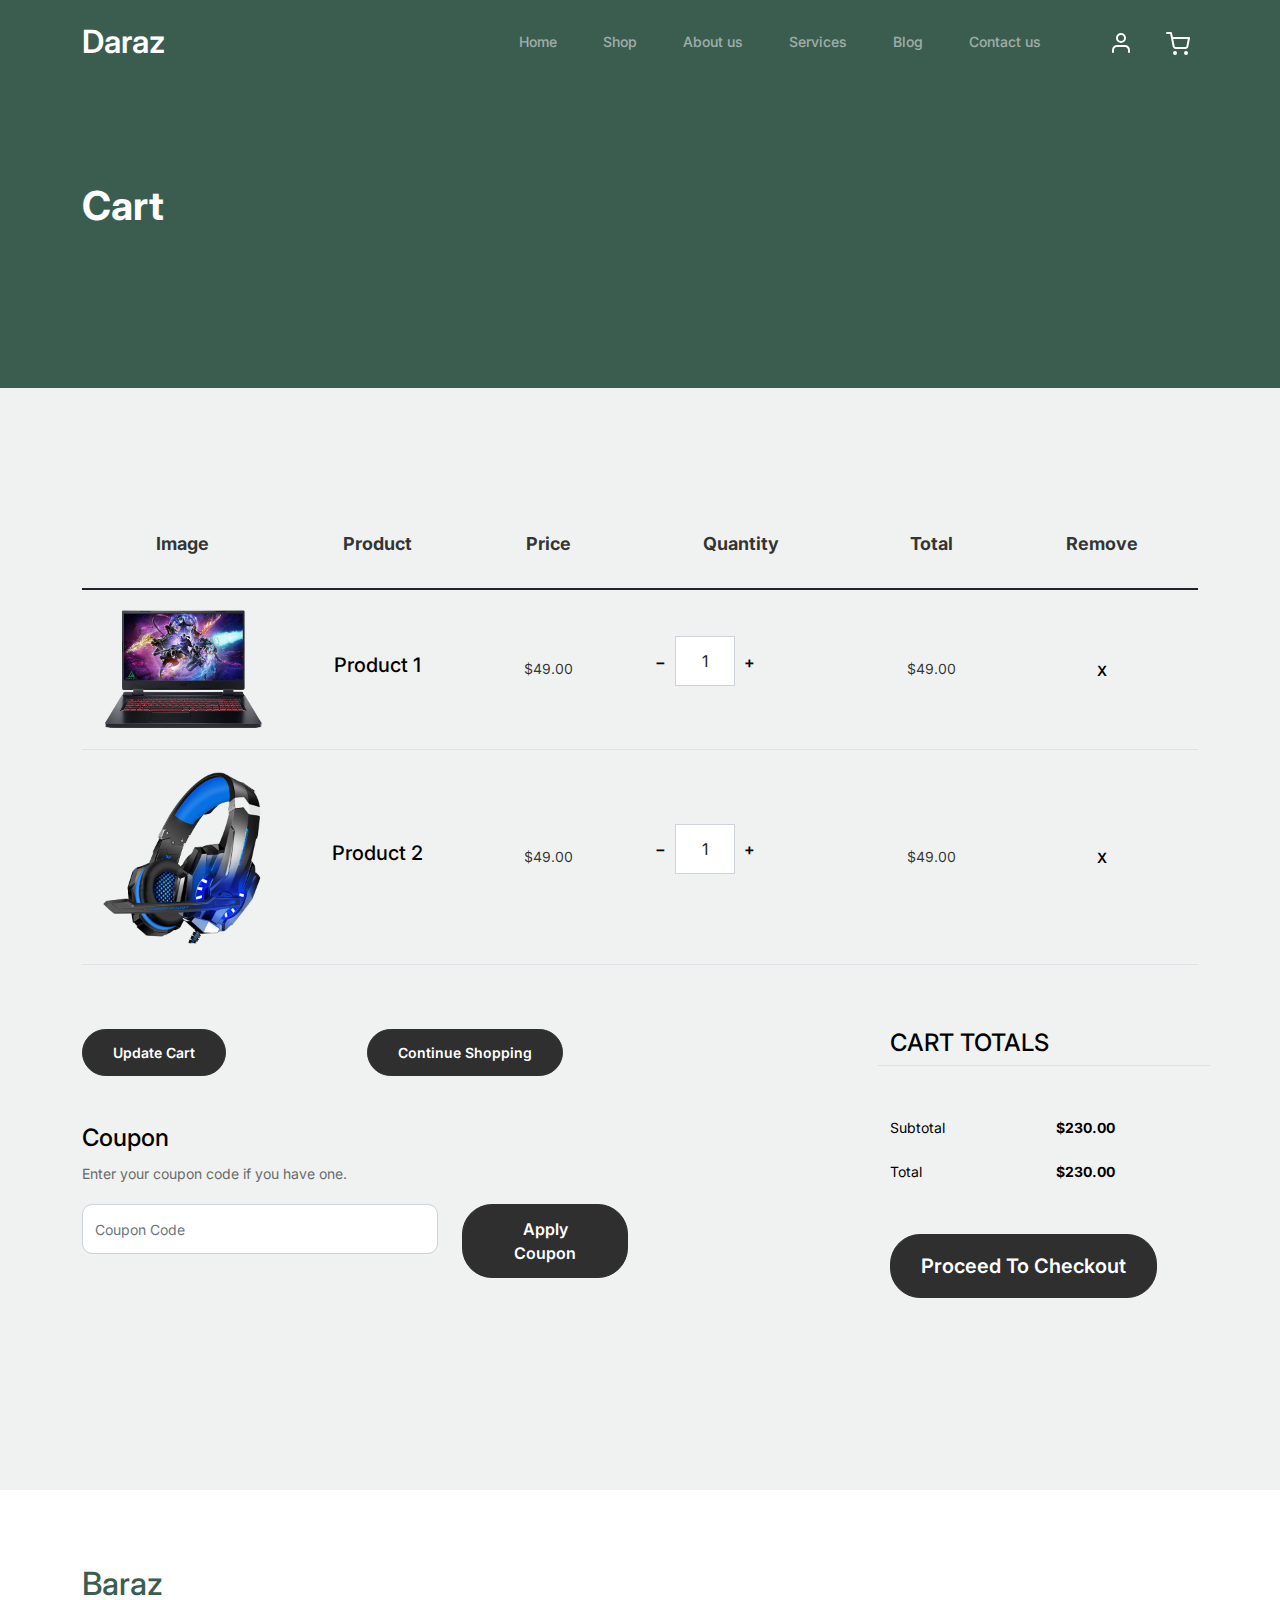
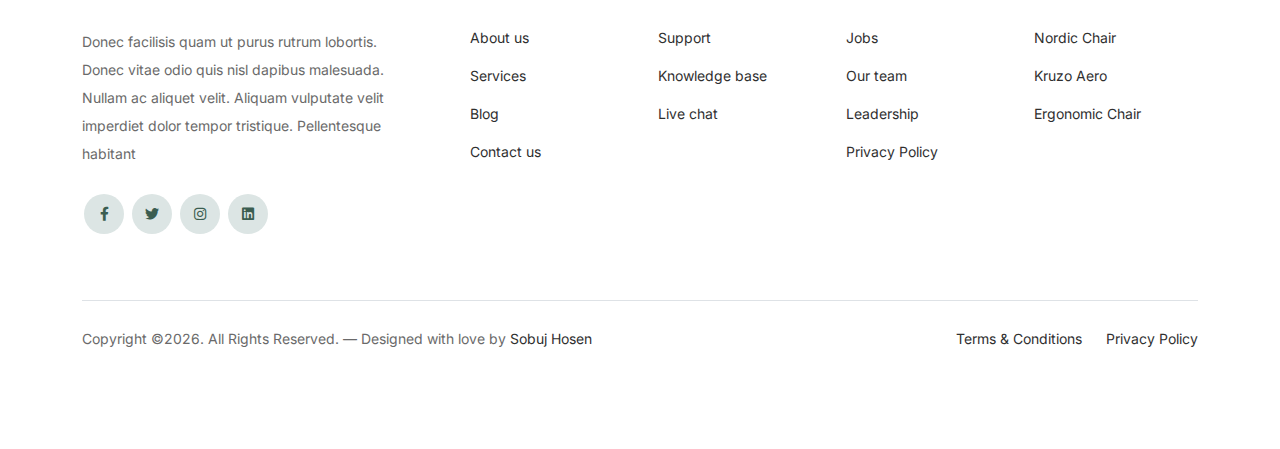
<file: cart.html>
<!Doctype html>
<html lang="en">
<head>
  <meta charset="utf-8">
  <meta name="viewport" content="width=device-width, initial-scale=1, shrink-to-fit=no">
  <meta name="author" content="Untree.co">
  <link rel="shortcut icon" href="favicon.png">

  <meta name="description" content="" />
  <meta name="keywords" content="bootstrap, bootstrap4" />

		<!-- Bootstrap CSS -->
		<link href="css/bootstrap.min.css" rel="stylesheet">
		<link href="https://cdnjs.cloudflare.com/ajax/libs/font-awesome/6.0.0-beta3/css/all.min.css" rel="stylesheet">
		<link href="css/tiny-slider.css" rel="stylesheet">
		<link href="css/style.css" rel="stylesheet">
		<title>Baraz - Exclusive Online Shop</title>
	</head>

	<body>

		<!-- Start Header/Navigation -->
		<nav class="custom-navbar navbar navbar navbar-expand-md navbar-dark bg-dark" arial-label="Furni navigation bar">

			<div class="container">
				<a class="navbar-brand" href="index.html">Daraz<span></span></a>

				<button class="navbar-toggler" type="button" data-bs-toggle="collapse" data-bs-target="#navbarsFurni" aria-controls="navbarsFurni" aria-expanded="false" aria-label="Toggle navigation">
					<span class="navbar-toggler-icon"></span>
				</button>

				<div class="collapse navbar-collapse" id="navbarsFurni">
					<ul class="custom-navbar-nav navbar-nav ms-auto mb-2 mb-md-0">
						<li class="nav-item ">
							<a class="nav-link" href="index.html">Home</a>
						</li>
						<li><a class="nav-link" href="shop.html">Shop</a></li>
						<li><a class="nav-link" href="about.html">About us</a></li>
						<li><a class="nav-link" href="services.html">Services</a></li>
						<li><a class="nav-link" href="blog.html">Blog</a></li>
						<li><a class="nav-link" href="contact.html">Contact us</a></li>
					</ul>

					<ul class="custom-navbar-cta navbar-nav mb-2 mb-md-0 ms-5">
						<li><a class="nav-link" href="#"><img src="images/user.svg"></a></li>
						<li><a class="nav-link" href="cart.html"><img src="images/cart.svg"></a></li>
					</ul>
				</div>
			</div>
				
		</nav>
		<!-- End Header/Navigation -->

		<!-- Start Hero Section -->
			<div class="hero">
				<div class="container">
					<div class="row justify-content-between">
						<div class="col-lg-5">
							<div class="intro-excerpt">
								<h1>Cart</h1>
							</div>
						</div>
						<div class="col-lg-7">
							
						</div>
					</div>
				</div>
			</div>
		<!-- End Hero Section -->

		

		<div class="untree_co-section before-footer-section">
            <div class="container">
              <div class="row mb-5">
                <form class="col-md-12" method="post">
                  <div class="site-blocks-table">
                    <table class="table">
                      <thead>
                        <tr>
                          <th class="product-thumbnail">Image</th>
                          <th class="product-name">Product</th>
                          <th class="product-price">Price</th>
                          <th class="product-quantity">Quantity</th>
                          <th class="product-total">Total</th>
                          <th class="product-remove">Remove</th>
                        </tr>
                      </thead>
                      <tbody>
                        <tr>
                          <td class="product-thumbnail">
                            <img src="images/1.png" alt="Image" class="img-fluid">
                          </td>
                          <td class="product-name">
                            <h2 class="h5 text-black">Product 1</h2>
                          </td>
                          <td>$49.00</td>
                          <td>
                            <div class="input-group mb-3 d-flex align-items-center quantity-container" style="max-width: 120px;">
                              <div class="input-group-prepend">
                                <button class="btn btn-outline-black decrease" type="button">&minus;</button>
                              </div>
                              <input type="text" class="form-control text-center quantity-amount" value="1" placeholder="" aria-label="Example text with button addon" aria-describedby="button-addon1">
                              <div class="input-group-append">
                                <button class="btn btn-outline-black increase" type="button">&plus;</button>
                              </div>
                            </div>
        
                          </td>
                          <td>$49.00</td>
                          <td><a href="#" class="btn btn-black btn-sm">X</a></td>
                        </tr>
        
                        <tr>
                          <td class="product-thumbnail">
                            <img src="images/2.png" alt="Image" class="img-fluid">
                          </td>
                          <td class="product-name">
                            <h2 class="h5 text-black">Product 2</h2>
                          </td>
                          <td>$49.00</td>
                          <td>
                            <div class="input-group mb-3 d-flex align-items-center quantity-container" style="max-width: 120px;">
                              <div class="input-group-prepend">
                                <button class="btn btn-outline-black decrease" type="button">&minus;</button>
                              </div>
                              <input type="text" class="form-control text-center quantity-amount" value="1" placeholder="" aria-label="Example text with button addon" aria-describedby="button-addon1">
                              <div class="input-group-append">
                                <button class="btn btn-outline-black increase" type="button">&plus;</button>
                              </div>
                            </div>
        
                          </td>
                          <td>$49.00</td>
                          <td><a href="#" class="btn btn-black btn-sm">X</a></td>
                        </tr>
                      </tbody>
                    </table>
                  </div>
                </form>
              </div>
        
              <div class="row">
                <div class="col-md-6">
                  <div class="row mb-5">
                    <div class="col-md-6 mb-3 mb-md-0">
                      <button class="btn btn-black btn-sm btn-block">Update Cart</button>
                    </div>
                    <div class="col-md-6">
                      <button class="btn btn-outline-black btn-sm btn-block">Continue Shopping</button>
                    </div>
                  </div>
                  <div class="row">
                    <div class="col-md-12">
                      <label class="text-black h4" for="coupon">Coupon</label>
                      <p>Enter your coupon code if you have one.</p>
                    </div>
                    <div class="col-md-8 mb-3 mb-md-0">
                      <input type="text" class="form-control py-3" id="coupon" placeholder="Coupon Code">
                    </div>
                    <div class="col-md-4">
                      <button class="btn btn-black">Apply Coupon</button>
                    </div>
                  </div>
                </div>
                <div class="col-md-6 pl-5">
                  <div class="row justify-content-end">
                    <div class="col-md-7">
                      <div class="row">
                        <div class="col-md-12 text-right border-bottom mb-5">
                          <h3 class="text-black h4 text-uppercase">Cart Totals</h3>
                        </div>
                      </div>
                      <div class="row mb-3">
                        <div class="col-md-6">
                          <span class="text-black">Subtotal</span>
                        </div>
                        <div class="col-md-6 text-right">
                          <strong class="text-black">$230.00</strong>
                        </div>
                      </div>
                      <div class="row mb-5">
                        <div class="col-md-6">
                          <span class="text-black">Total</span>
                        </div>
                        <div class="col-md-6 text-right">
                          <strong class="text-black">$230.00</strong>
                        </div>
                      </div>
        
                      <div class="row">
                        <div class="col-md-12">
                          <button class="btn btn-black btn-lg py-3 btn-block" onclick="window.location='checkout.html'">Proceed To Checkout</button>
                        </div>
                      </div>
                    </div>
                  </div>
                </div>
              </div>
            </div>
          </div>
		

		<!-- Start Footer Section -->
		<footer class="footer-section">
			<div class="container relative">
				<div class="row g-5 mb-5">
					<div class="col-lg-4">
						<div class="mb-4 footer-logo-wrap"><a href="#" class="footer-logo">Baraz<span></span></a></div>
						<p class="mb-4">Donec facilisis quam ut purus rutrum lobortis. Donec vitae odio quis nisl dapibus malesuada. Nullam ac aliquet velit. Aliquam vulputate velit imperdiet dolor tempor tristique. Pellentesque habitant</p>

						<ul class="list-unstyled custom-social">
							<li><a href="#"><span class="fa fa-brands fa-facebook-f"></span></a></li>
							<li><a href="#"><span class="fa fa-brands fa-twitter"></span></a></li>
							<li><a href="#"><span class="fa fa-brands fa-instagram"></span></a></li>
							<li><a href="#"><span class="fa fa-brands fa-linkedin"></span></a></li>
						</ul>
					</div>

					<div class="col-lg-8">
						<div class="row links-wrap">
							<div class="col-6 col-sm-6 col-md-3">
								<ul class="list-unstyled">
									<li><a href="#">About us</a></li>
									<li><a href="#">Services</a></li>
									<li><a href="#">Blog</a></li>
									<li><a href="#">Contact us</a></li>
								</ul>
							</div>

							<div class="col-6 col-sm-6 col-md-3">
								<ul class="list-unstyled">
									<li><a href="#">Support</a></li>
									<li><a href="#">Knowledge base</a></li>
									<li><a href="#">Live chat</a></li>
								</ul>
							</div>

							<div class="col-6 col-sm-6 col-md-3">
								<ul class="list-unstyled">
									<li><a href="#">Jobs</a></li>
									<li><a href="#">Our team</a></li>
									<li><a href="#">Leadership</a></li>
									<li><a href="#">Privacy Policy</a></li>
								</ul>
							</div>

							<div class="col-6 col-sm-6 col-md-3">
								<ul class="list-unstyled">
									<li><a href="#">Nordic Chair</a></li>
									<li><a href="#">Kruzo Aero</a></li>
									<li><a href="#">Ergonomic Chair</a></li>
								</ul>
							</div>
						</div>
					</div>

				</div>

				<div class="border-top copyright">
					<div class="row pt-4">
						<div class="col-lg-6">
							<p class="mb-2 text-center text-lg-start">Copyright &copy;<script>document.write(new Date().getFullYear());</script>. All Rights Reserved. &mdash; Designed with love by <a href="https://sobuj277.github.io/sobujhosen.github.io">Sobuj Hosen</a>
            				</p>
						</div>

						<div class="col-lg-6 text-center text-lg-end">
							<ul class="list-unstyled d-inline-flex ms-auto">
								<li class="me-4"><a href="#">Terms &amp; Conditions</a></li>
								<li><a href="#">Privacy Policy</a></li>
							</ul>
						</div>

					</div>
				</div>

			</div>
		</footer>
		<!-- End Footer Section -->	


		<script src="js/bootstrap.bundle.min.js"></script>
		<script src="js/tiny-slider.js"></script>
		<script src="js/custom.js"></script>
	</body>

</html>
</file>
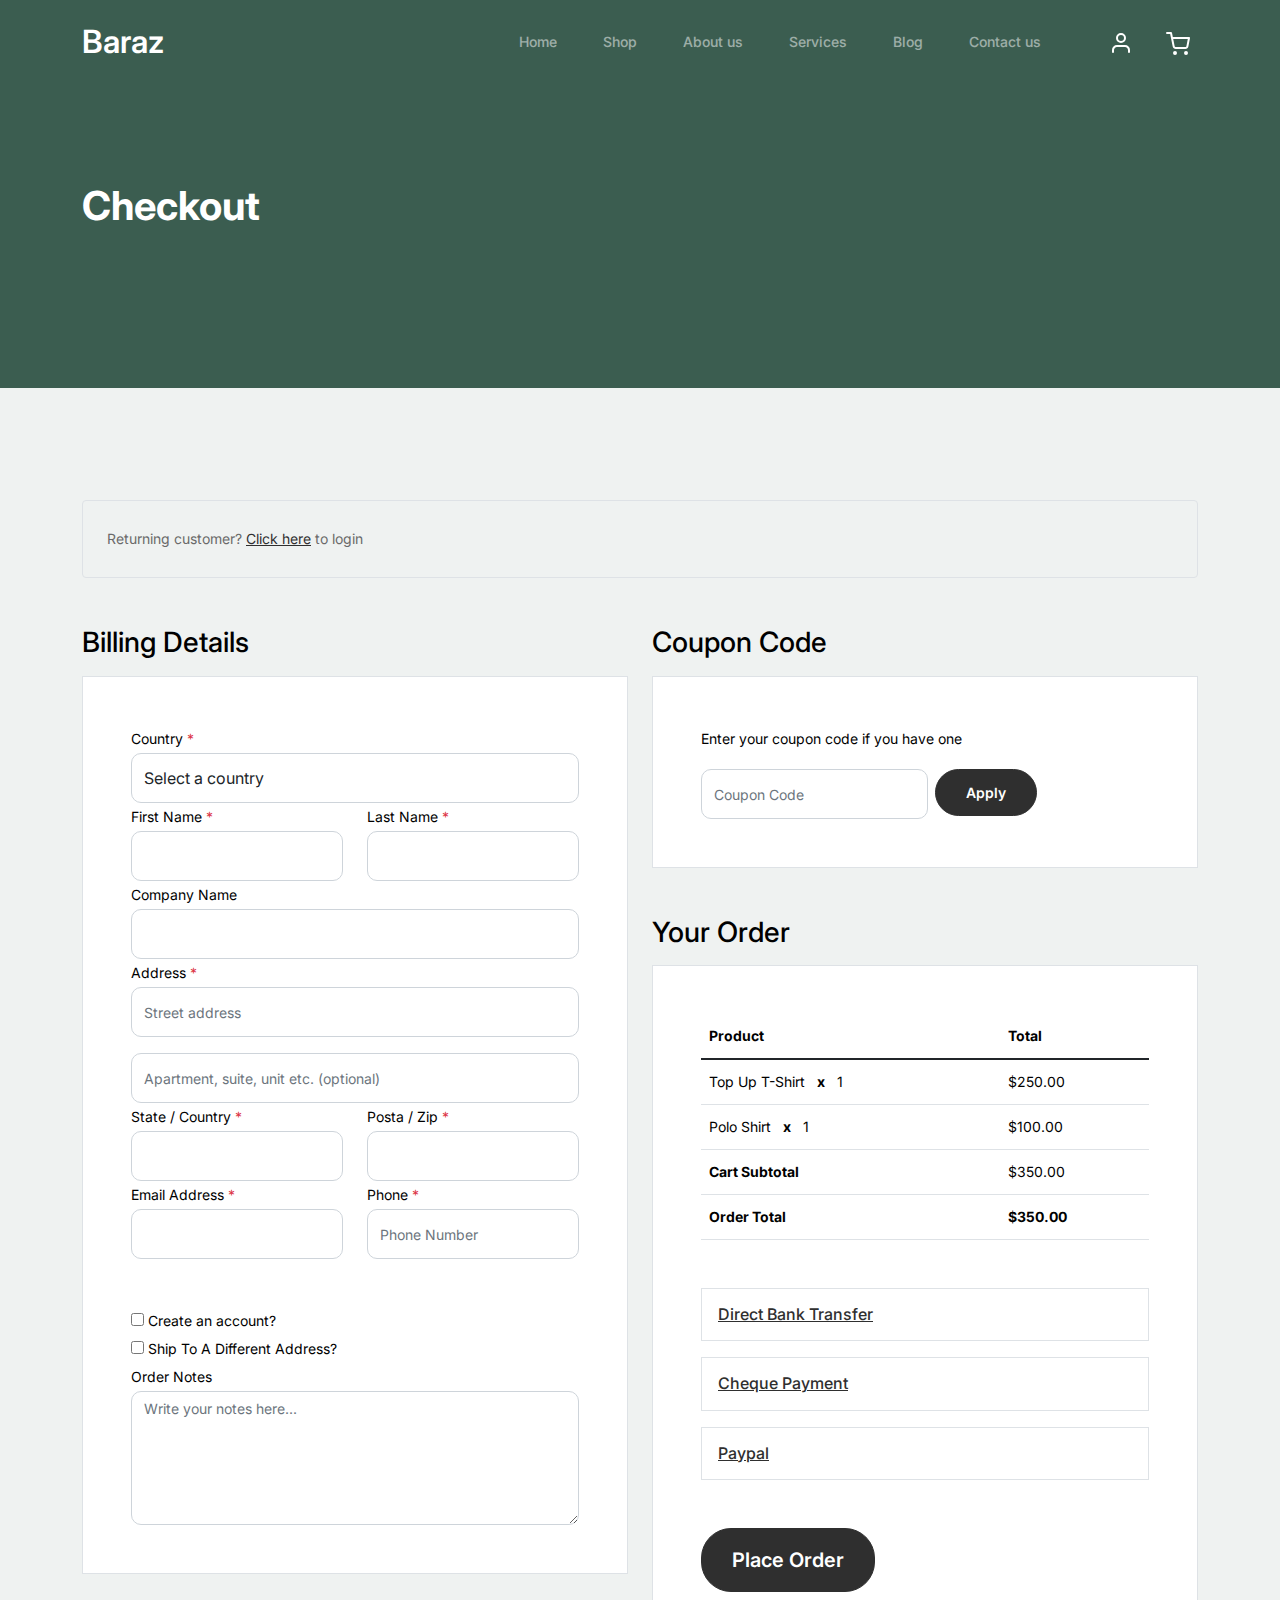
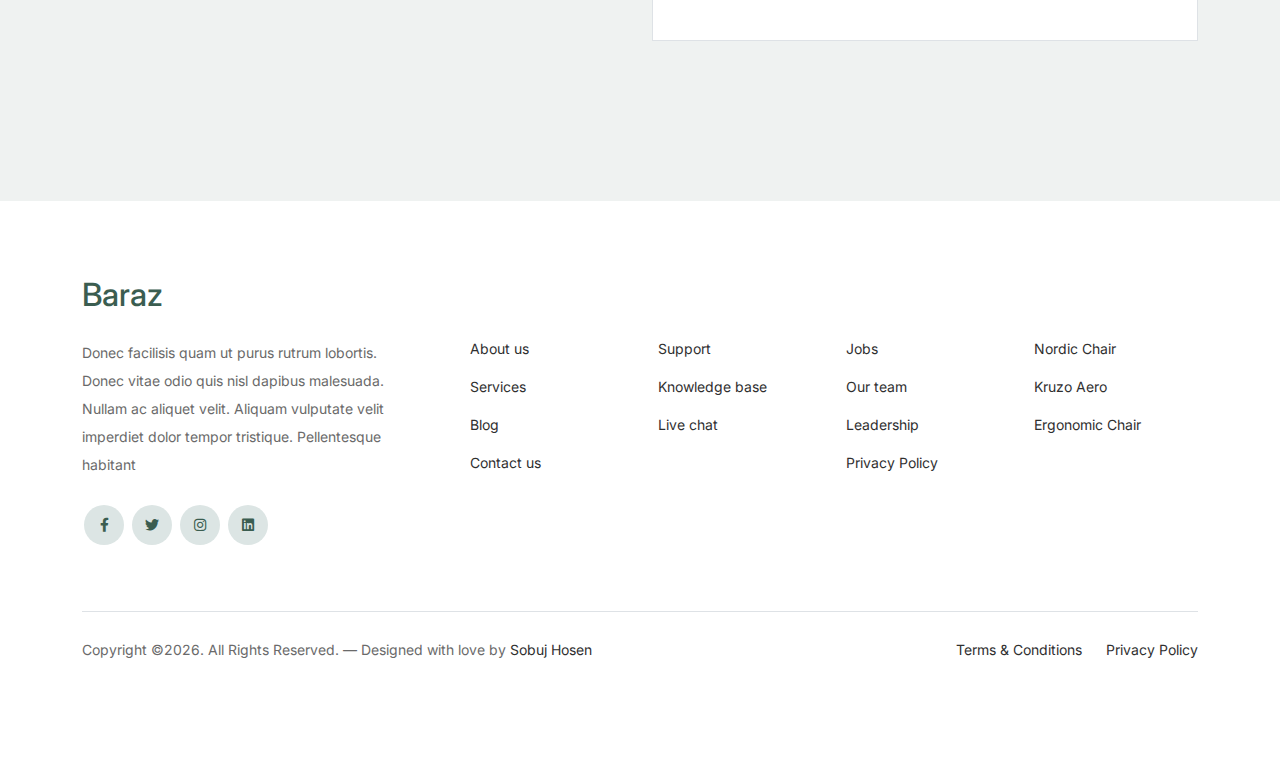
<file: checkout.html>
<!Doctype html>
<html lang="en">
<head>
  <meta charset="utf-8">
  <meta name="viewport" content="width=device-width, initial-scale=1, shrink-to-fit=no">
  <meta name="author" content="Untree.co">
  <link rel="shortcut icon" href="favicon.png">

  <meta name="description" content="" />
  <meta name="keywords" content="bootstrap, bootstrap4" />

		<!-- Bootstrap CSS -->
		<link href="css/bootstrap.min.css" rel="stylesheet">
		<link href="https://cdnjs.cloudflare.com/ajax/libs/font-awesome/6.0.0-beta3/css/all.min.css" rel="stylesheet">
		<link href="css/tiny-slider.css" rel="stylesheet">
		<link href="css/style.css" rel="stylesheet">
		<title>Baraz - Exclusive Online Shop</title>
	</head>

	<body>

		<!-- Start Header/Navigation -->
		<nav class="custom-navbar navbar navbar navbar-expand-md navbar-dark bg-dark" arial-label="Furni navigation bar">

			<div class="container">
				<a class="navbar-brand" href="index.html">Baraz<span></span></a>

				<button class="navbar-toggler" type="button" data-bs-toggle="collapse" data-bs-target="#navbarsFurni" aria-controls="navbarsFurni" aria-expanded="false" aria-label="Toggle navigation">
					<span class="navbar-toggler-icon"></span>
				</button>

				<div class="collapse navbar-collapse" id="navbarsFurni">
					<ul class="custom-navbar-nav navbar-nav ms-auto mb-2 mb-md-0">
						<li class="nav-item ">
							<a class="nav-link" href="index.html">Home</a>
						</li>
						<li><a class="nav-link" href="shop.html">Shop</a></li>
						<li><a class="nav-link" href="about.html">About us</a></li>
						<li><a class="nav-link" href="services.html">Services</a></li>
						<li><a class="nav-link" href="blog.html">Blog</a></li>
						<li><a class="nav-link" href="contact.html">Contact us</a></li>
					</ul>

					<ul class="custom-navbar-cta navbar-nav mb-2 mb-md-0 ms-5">
						<li><a class="nav-link" href="#"><img src="images/user.svg"></a></li>
						<li><a class="nav-link" href="cart.html"><img src="images/cart.svg"></a></li>
					</ul>
				</div>
			</div>
				
		</nav>
		<!-- End Header/Navigation -->

		<!-- Start Hero Section -->
			<div class="hero">
				<div class="container">
					<div class="row justify-content-between">
						<div class="col-lg-5">
							<div class="intro-excerpt">
								<h1>Checkout</h1>
							</div>
						</div>
						<div class="col-lg-7">
							
						</div>
					</div>
				</div>
			</div>
		<!-- End Hero Section -->

		<div class="untree_co-section">
		    <div class="container">
		      <div class="row mb-5">
		        <div class="col-md-12">
		          <div class="border p-4 rounded" role="alert">
		            Returning customer? <a href="#">Click here</a> to login
		          </div>
		        </div>
		      </div>
		      <div class="row">
		        <div class="col-md-6 mb-5 mb-md-0">
		          <h2 class="h3 mb-3 text-black">Billing Details</h2>
		          <div class="p-3 p-lg-5 border bg-white">
		            <div class="form-group">
		              <label for="c_country" class="text-black">Country <span class="text-danger">*</span></label>
		              <select id="c_country" class="form-control">
		                <option value="1">Select a country</option>    
		                <option value="2">bangladesh</option>    
		                <option value="3">Algeria</option>    
		                <option value="4">Afghanistan</option>    
		                <option value="5">Ghana</option>    
		                <option value="6">Albania</option>    
		                <option value="7">Bahrain</option>    
		                <option value="8">Colombia</option>    
		                <option value="9">Dominican Republic</option>    
		              </select>
		            </div>
		            <div class="form-group row">
		              <div class="col-md-6">
		                <label for="c_fname" class="text-black">First Name <span class="text-danger">*</span></label>
		                <input type="text" class="form-control" id="c_fname" name="c_fname">
		              </div>
		              <div class="col-md-6">
		                <label for="c_lname" class="text-black">Last Name <span class="text-danger">*</span></label>
		                <input type="text" class="form-control" id="c_lname" name="c_lname">
		              </div>
		            </div>

		            <div class="form-group row">
		              <div class="col-md-12">
		                <label for="c_companyname" class="text-black">Company Name </label>
		                <input type="text" class="form-control" id="c_companyname" name="c_companyname">
		              </div>
		            </div>

		            <div class="form-group row">
		              <div class="col-md-12">
		                <label for="c_address" class="text-black">Address <span class="text-danger">*</span></label>
		                <input type="text" class="form-control" id="c_address" name="c_address" placeholder="Street address">
		              </div>
		            </div>

		            <div class="form-group mt-3">
		              <input type="text" class="form-control" placeholder="Apartment, suite, unit etc. (optional)">
		            </div>

		            <div class="form-group row">
		              <div class="col-md-6">
		                <label for="c_state_country" class="text-black">State / Country <span class="text-danger">*</span></label>
		                <input type="text" class="form-control" id="c_state_country" name="c_state_country">
		              </div>
		              <div class="col-md-6">
		                <label for="c_postal_zip" class="text-black">Posta / Zip <span class="text-danger">*</span></label>
		                <input type="text" class="form-control" id="c_postal_zip" name="c_postal_zip">
		              </div>
		            </div>

		            <div class="form-group row mb-5">
		              <div class="col-md-6">
		                <label for="c_email_address" class="text-black">Email Address <span class="text-danger">*</span></label>
		                <input type="text" class="form-control" id="c_email_address" name="c_email_address">
		              </div>
		              <div class="col-md-6">
		                <label for="c_phone" class="text-black">Phone <span class="text-danger">*</span></label>
		                <input type="text" class="form-control" id="c_phone" name="c_phone" placeholder="Phone Number">
		              </div>
		            </div>

		            <div class="form-group">
		              <label for="c_create_account" class="text-black" data-bs-toggle="collapse" href="#create_an_account" role="button" aria-expanded="false" aria-controls="create_an_account"><input type="checkbox" value="1" id="c_create_account"> Create an account?</label>
		              <div class="collapse" id="create_an_account">
		                <div class="py-2 mb-4">
		                  <p class="mb-3">Create an account by entering the information below. If you are a returning customer please login at the top of the page.</p>
		                  <div class="form-group">
		                    <label for="c_account_password" class="text-black">Account Password</label>
		                    <input type="email" class="form-control" id="c_account_password" name="c_account_password" placeholder="">
		                  </div>
		                </div>
		              </div>
		            </div>


		            <div class="form-group">
		              <label for="c_ship_different_address" class="text-black" data-bs-toggle="collapse" href="#ship_different_address" role="button" aria-expanded="false" aria-controls="ship_different_address"><input type="checkbox" value="1" id="c_ship_different_address"> Ship To A Different Address?</label>
		              <div class="collapse" id="ship_different_address">
		                <div class="py-2">

		                  <div class="form-group">
		                    <label for="c_diff_country" class="text-black">Country <span class="text-danger">*</span></label>
		                    <select id="c_diff_country" class="form-control">
		                      <option value="1">Select a country</option>    
		                      <option value="2">bangladesh</option>    
		                      <option value="3">Algeria</option>    
		                      <option value="4">Afghanistan</option>    
		                      <option value="5">Ghana</option>    
		                      <option value="6">Albania</option>    
		                      <option value="7">Bahrain</option>    
		                      <option value="8">Colombia</option>    
		                      <option value="9">Dominican Republic</option>    
		                    </select>
		                  </div>


		                  <div class="form-group row">
		                    <div class="col-md-6">
		                      <label for="c_diff_fname" class="text-black">First Name <span class="text-danger">*</span></label>
		                      <input type="text" class="form-control" id="c_diff_fname" name="c_diff_fname">
		                    </div>
		                    <div class="col-md-6">
		                      <label for="c_diff_lname" class="text-black">Last Name <span class="text-danger">*</span></label>
		                      <input type="text" class="form-control" id="c_diff_lname" name="c_diff_lname">
		                    </div>
		                  </div>

		                  <div class="form-group row">
		                    <div class="col-md-12">
		                      <label for="c_diff_companyname" class="text-black">Company Name </label>
		                      <input type="text" class="form-control" id="c_diff_companyname" name="c_diff_companyname">
		                    </div>
		                  </div>

		                  <div class="form-group row  mb-3">
		                    <div class="col-md-12">
		                      <label for="c_diff_address" class="text-black">Address <span class="text-danger">*</span></label>
		                      <input type="text" class="form-control" id="c_diff_address" name="c_diff_address" placeholder="Street address">
		                    </div>
		                  </div>

		                  <div class="form-group">
		                    <input type="text" class="form-control" placeholder="Apartment, suite, unit etc. (optional)">
		                  </div>

		                  <div class="form-group row">
		                    <div class="col-md-6">
		                      <label for="c_diff_state_country" class="text-black">State / Country <span class="text-danger">*</span></label>
		                      <input type="text" class="form-control" id="c_diff_state_country" name="c_diff_state_country">
		                    </div>
		                    <div class="col-md-6">
		                      <label for="c_diff_postal_zip" class="text-black">Posta / Zip <span class="text-danger">*</span></label>
		                      <input type="text" class="form-control" id="c_diff_postal_zip" name="c_diff_postal_zip">
		                    </div>
		                  </div>

		                  <div class="form-group row mb-5">
		                    <div class="col-md-6">
		                      <label for="c_diff_email_address" class="text-black">Email Address <span class="text-danger">*</span></label>
		                      <input type="text" class="form-control" id="c_diff_email_address" name="c_diff_email_address">
		                    </div>
		                    <div class="col-md-6">
		                      <label for="c_diff_phone" class="text-black">Phone <span class="text-danger">*</span></label>
		                      <input type="text" class="form-control" id="c_diff_phone" name="c_diff_phone" placeholder="Phone Number">
		                    </div>
		                  </div>

		                </div>

		              </div>
		            </div>

		            <div class="form-group">
		              <label for="c_order_notes" class="text-black">Order Notes</label>
		              <textarea name="c_order_notes" id="c_order_notes" cols="30" rows="5" class="form-control" placeholder="Write your notes here..."></textarea>
		            </div>

		          </div>
		        </div>
		        <div class="col-md-6">

		          <div class="row mb-5">
		            <div class="col-md-12">
		              <h2 class="h3 mb-3 text-black">Coupon Code</h2>
		              <div class="p-3 p-lg-5 border bg-white">

		                <label for="c_code" class="text-black mb-3">Enter your coupon code if you have one</label>
		                <div class="input-group w-75 couponcode-wrap">
		                  <input type="text" class="form-control me-2" id="c_code" placeholder="Coupon Code" aria-label="Coupon Code" aria-describedby="button-addon2">
		                  <div class="input-group-append">
		                    <button class="btn btn-black btn-sm" type="button" id="button-addon2">Apply</button>
		                  </div>
		                </div>

		              </div>
		            </div>
		          </div>

		          <div class="row mb-5">
		            <div class="col-md-12">
		              <h2 class="h3 mb-3 text-black">Your Order</h2>
		              <div class="p-3 p-lg-5 border bg-white">
		                <table class="table site-block-order-table mb-5">
		                  <thead>
		                    <th>Product</th>
		                    <th>Total</th>
		                  </thead>
		                  <tbody>
		                    <tr>
		                      <td>Top Up T-Shirt <strong class="mx-2">x</strong> 1</td>
		                      <td>$250.00</td>
		                    </tr>
		                    <tr>
		                      <td>Polo Shirt <strong class="mx-2">x</strong>   1</td>
		                      <td>$100.00</td>
		                    </tr>
		                    <tr>
		                      <td class="text-black font-weight-bold"><strong>Cart Subtotal</strong></td>
		                      <td class="text-black">$350.00</td>
		                    </tr>
		                    <tr>
		                      <td class="text-black font-weight-bold"><strong>Order Total</strong></td>
		                      <td class="text-black font-weight-bold"><strong>$350.00</strong></td>
		                    </tr>
		                  </tbody>
		                </table>

		                <div class="border p-3 mb-3">
		                  <h3 class="h6 mb-0"><a class="d-block" data-bs-toggle="collapse" href="#collapsebank" role="button" aria-expanded="false" aria-controls="collapsebank">Direct Bank Transfer</a></h3>

		                  <div class="collapse" id="collapsebank">
		                    <div class="py-2">
		                      <p class="mb-0">Make your payment directly into our bank account. Please use your Order ID as the payment reference. Your order won’t be shipped until the funds have cleared in our account.</p>
		                    </div>
		                  </div>
		                </div>

		                <div class="border p-3 mb-3">
		                  <h3 class="h6 mb-0"><a class="d-block" data-bs-toggle="collapse" href="#collapsecheque" role="button" aria-expanded="false" aria-controls="collapsecheque">Cheque Payment</a></h3>

		                  <div class="collapse" id="collapsecheque">
		                    <div class="py-2">
		                      <p class="mb-0">Make your payment directly into our bank account. Please use your Order ID as the payment reference. Your order won’t be shipped until the funds have cleared in our account.</p>
		                    </div>
		                  </div>
		                </div>

		                <div class="border p-3 mb-5">
		                  <h3 class="h6 mb-0"><a class="d-block" data-bs-toggle="collapse" href="#collapsepaypal" role="button" aria-expanded="false" aria-controls="collapsepaypal">Paypal</a></h3>

		                  <div class="collapse" id="collapsepaypal">
		                    <div class="py-2">
		                      <p class="mb-0">Make your payment directly into our bank account. Please use your Order ID as the payment reference. Your order won’t be shipped until the funds have cleared in our account.</p>
		                    </div>
		                  </div>
		                </div>

		                <div class="form-group">
		                  <button class="btn btn-black btn-lg py-3 btn-block" onclick="window.location='thankyou.html'">Place Order</button>
		                </div>

		              </div>
		            </div>
		          </div>

		        </div>
		      </div>
		      <!-- </form> -->
		    </div>
		  </div>

		<!-- Start Footer Section -->
		<footer class="footer-section">
			<div class="container relative">
				<div class="row g-5 mb-5">
					<div class="col-lg-4">
						<div class="mb-4 footer-logo-wrap"><a href="#" class="footer-logo">Baraz<span></span></a></div>
						<p class="mb-4">Donec facilisis quam ut purus rutrum lobortis. Donec vitae odio quis nisl dapibus malesuada. Nullam ac aliquet velit. Aliquam vulputate velit imperdiet dolor tempor tristique. Pellentesque habitant</p>

						<ul class="list-unstyled custom-social">
							<li><a href="#"><span class="fa fa-brands fa-facebook-f"></span></a></li>
							<li><a href="#"><span class="fa fa-brands fa-twitter"></span></a></li>
							<li><a href="#"><span class="fa fa-brands fa-instagram"></span></a></li>
							<li><a href="#"><span class="fa fa-brands fa-linkedin"></span></a></li>
						</ul>
					</div>

					<div class="col-lg-8">
						<div class="row links-wrap">
							<div class="col-6 col-sm-6 col-md-3">
								<ul class="list-unstyled">
									<li><a href="#">About us</a></li>
									<li><a href="#">Services</a></li>
									<li><a href="#">Blog</a></li>
									<li><a href="#">Contact us</a></li>
								</ul>
							</div>

							<div class="col-6 col-sm-6 col-md-3">
								<ul class="list-unstyled">
									<li><a href="#">Support</a></li>
									<li><a href="#">Knowledge base</a></li>
									<li><a href="#">Live chat</a></li>
								</ul>
							</div>

							<div class="col-6 col-sm-6 col-md-3">
								<ul class="list-unstyled">
									<li><a href="#">Jobs</a></li>
									<li><a href="#">Our team</a></li>
									<li><a href="#">Leadership</a></li>
									<li><a href="#">Privacy Policy</a></li>
								</ul>
							</div>

							<div class="col-6 col-sm-6 col-md-3">
								<ul class="list-unstyled">
									<li><a href="#">Nordic Chair</a></li>
									<li><a href="#">Kruzo Aero</a></li>
									<li><a href="#">Ergonomic Chair</a></li>
								</ul>
							</div>
						</div>
					</div>

				</div>

				<div class="border-top copyright">
					<div class="row pt-4">
						<div class="col-lg-6">
							<p class="mb-2 text-center text-lg-start">Copyright &copy;<script>document.write(new Date().getFullYear());</script>. All Rights Reserved. &mdash; Designed with love by <a href="https://sobuj277.github.io/sobujhosen.github.io">Sobuj Hosen</a>
            				</p>
						</div>

						<div class="col-lg-6 text-center text-lg-end">
							<ul class="list-unstyled d-inline-flex ms-auto">
								<li class="me-4"><a href="#">Terms &amp; Conditions</a></li>
								<li><a href="#">Privacy Policy</a></li>
							</ul>
						</div>

					</div>
				</div>

			</div>
		</footer>
		<!-- End Footer Section -->	


		<script src="js/bootstrap.bundle.min.js"></script>
		<script src="js/tiny-slider.js"></script>
		<script src="js/custom.js"></script>
	</body>

</html>
</file>
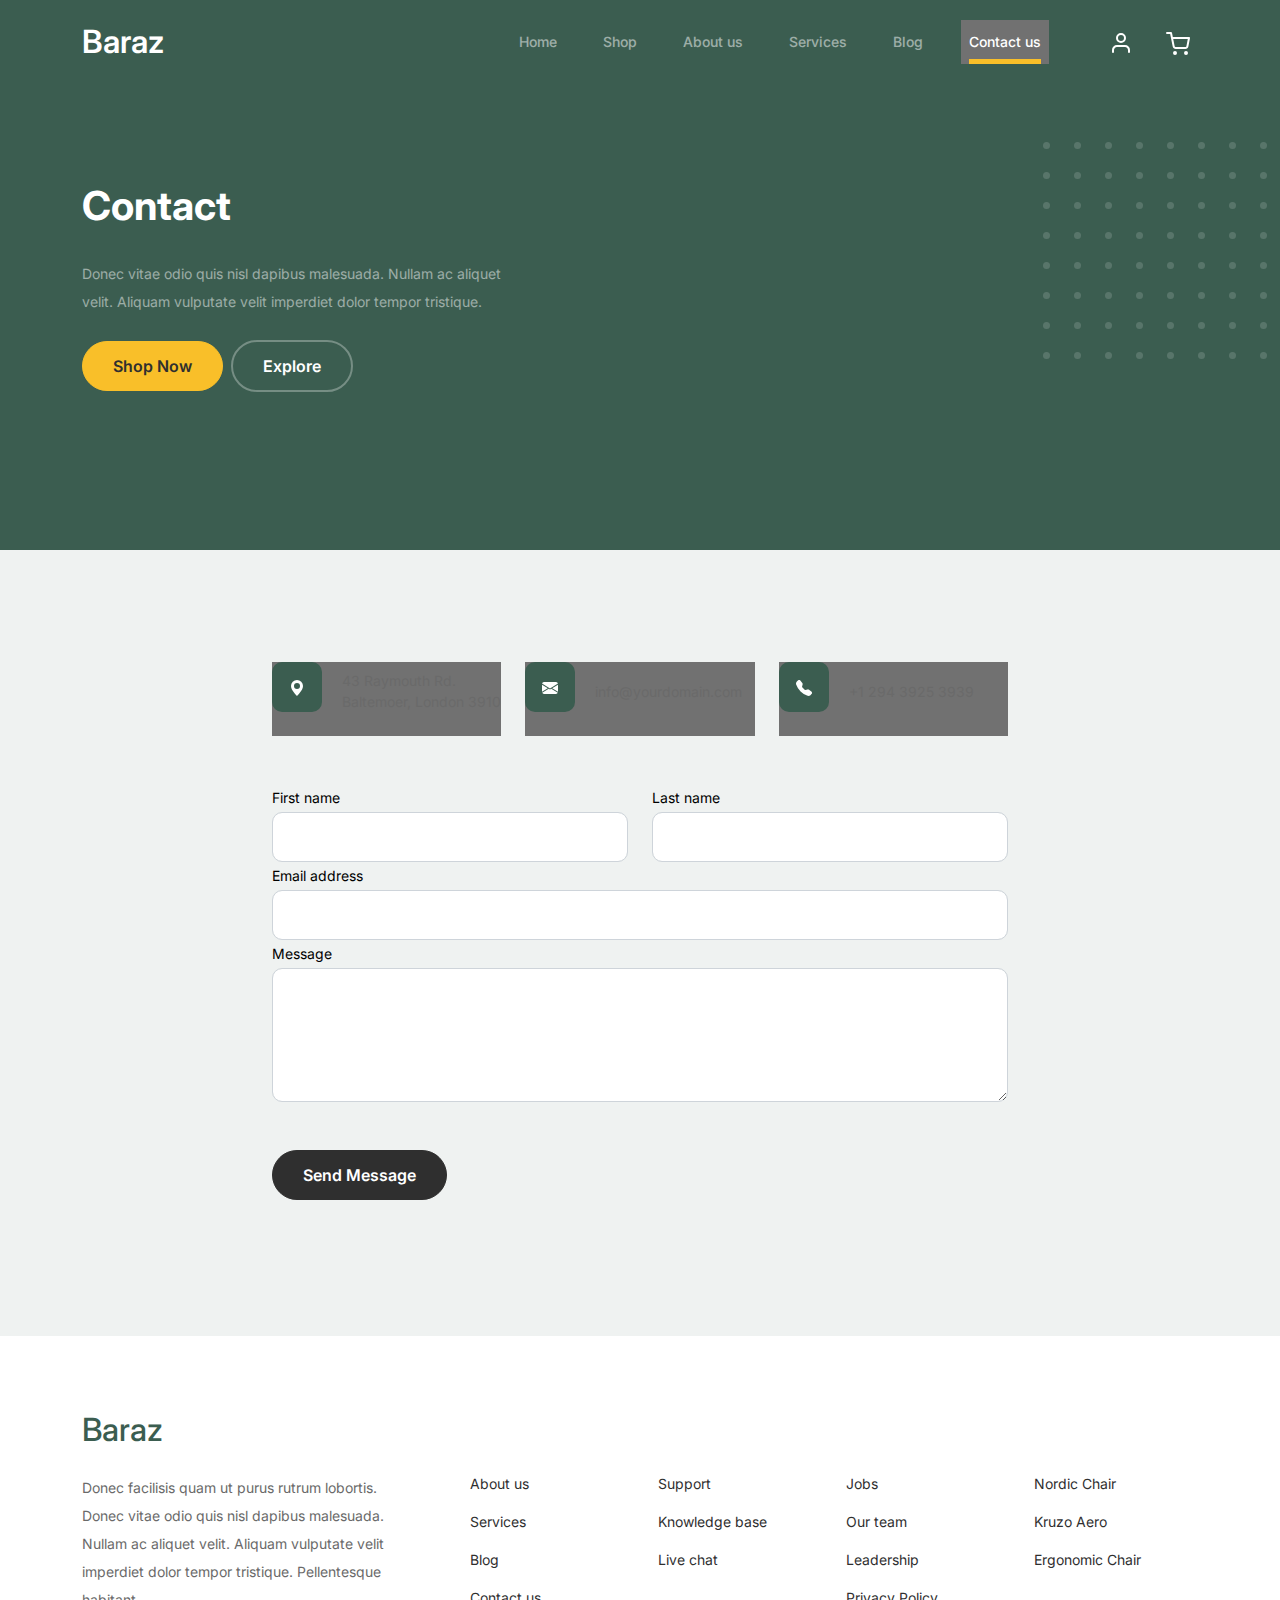
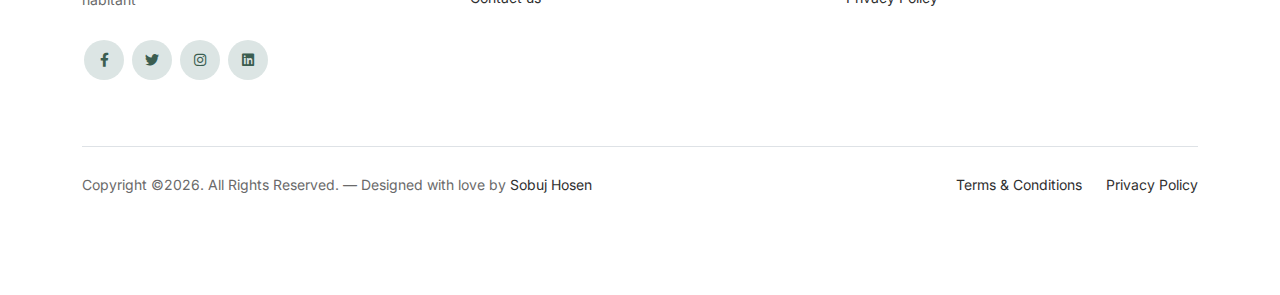
<file: contact.html>
<!Doctype html>
<html lang="en">
<head>
  <meta charset="utf-8">
  <meta name="viewport" content="width=device-width, initial-scale=1, shrink-to-fit=no">
  <meta name="author" content="Untree.co">
  <link rel="shortcut icon" href="favicon.png">

  <meta name="description" content="" />
  <meta name="keywords" content="bootstrap, bootstrap4" />

		<!-- Bootstrap CSS -->
		<link href="css/bootstrap.min.css" rel="stylesheet">
		<link href="https://cdnjs.cloudflare.com/ajax/libs/font-awesome/6.0.0-beta3/css/all.min.css" rel="stylesheet">
		<link href="css/tiny-slider.css" rel="stylesheet">
		<link href="css/style.css" rel="stylesheet">
		<title>Baraz - Exclusive Online Shop</title>
	</head>

	<body>

		<!-- Start Header/Navigation -->
		<nav class="custom-navbar navbar navbar navbar-expand-md navbar-dark bg-dark" arial-label="Furni navigation bar">

			<div class="container">
				<a class="navbar-brand" href="index.html">Baraz<span></span></a>

				<button class="navbar-toggler" type="button" data-bs-toggle="collapse" data-bs-target="#navbarsFurni" aria-controls="navbarsFurni" aria-expanded="false" aria-label="Toggle navigation">
					<span class="navbar-toggler-icon"></span>
				</button>

				<div class="collapse navbar-collapse" id="navbarsFurni">
					<ul class="custom-navbar-nav navbar-nav ms-auto mb-2 mb-md-0">
						<li class="nav-item">
							<a class="nav-link" href="index.html">Home</a>
						</li>
						<li><a class="nav-link" href="shop.html">Shop</a></li>
						<li><a class="nav-link" href="about.html">About us</a></li>
						<li><a class="nav-link" href="services.html">Services</a></li>
						<li><a class="nav-link" href="blog.html">Blog</a></li>
						<li class="active"><a class="nav-link" href="contact.html">Contact us</a></li>
					</ul>

					<ul class="custom-navbar-cta navbar-nav mb-2 mb-md-0 ms-5">
						<li><a class="nav-link" href="#"><img src="images/user.svg"></a></li>
						<li><a class="nav-link" href="cart.html"><img src="images/cart.svg"></a></li>
					</ul>
				</div>
			</div>
				
		</nav>
		<!-- End Header/Navigation -->

		<!-- Start Hero Section -->
			<div class="hero">
				<div class="container">
					<div class="row justify-content-between">
						<div class="col-lg-5">
							<div class="intro-excerpt">
								<h1>Contact</h1>
								<p class="mb-4">Donec vitae odio quis nisl dapibus malesuada. Nullam ac aliquet velit. Aliquam vulputate velit imperdiet dolor tempor tristique.</p>
								<p><a href="" class="btn btn-secondary me-2">Shop Now</a><a href="#" class="btn btn-white-outline">Explore</a></p>
							</div>
						</div>
						<div class="col-lg-7">
							<div class="hero-img-wrap">
								<!-- <img src="images/couch.png" class="img-fluid"> -->
								<div class="slideshow-container">

									<div class="mySlides fade">
									  <div class="numbertext"></div>
									  <img src="images/1.png" style="width:70%">
									  <div class="text">Caption Text</div>
									</div>
									
									<div class="mySlides fade">
									  <div class="numbertext"></div>
									  <img src="images/2.png" style="width:50%">
									  <div class="text"></div>
									</div>
									
									<div class="mySlides fade">
									  <div class="numbertext"></div>
									  <img src="images/3.png" style="width:70%">
									  <div class="text"></div>
									</div>
									
									</div>
									<br>
									
									<div style="text-align:center">
									  <span style="display: none;" class="dot"></span> 
									  <span style="display: none;" class="dot"></span> 
									  <span style="display: none;" class="dot"></span> 
									</div>
							</div>
						</div>
					</div>
				</div>
			</div>
		<!-- End Hero Section -->

		
		<!-- Start Contact Form -->
		<div class="untree_co-section">
      <div class="container">

        <div class="block">
          <div class="row justify-content-center">


            <div class="col-md-8 col-lg-8 pb-4">


              <div class="row mb-5">
                <div class="col-lg-4">
                  <div  class="service no-shadow align-items-center link horizontal d-flex active" data-aos="fade-left" data-aos-delay="0">
                    <div class="service-icon color-1 mb-4">
                      <svg xmlns="http://www.w3.org/2000/svg" width="16" height="16" fill="currentColor" class="bi bi-geo-alt-fill" viewBox="0 0 16 16">
                        <path d="M8 16s6-5.686 6-10A6 6 0 0 0 2 6c0 4.314 6 10 6 10zm0-7a3 3 0 1 1 0-6 3 3 0 0 1 0 6z"/>
                      </svg>
                    </div> <!-- /.icon -->
                    <div class="service-contents">
                      <p>43 Raymouth Rd. Baltemoer, London 3910</p>
                    </div> <!-- /.service-contents-->
                  </div> <!-- /.service -->
                </div>

                <div class="col-lg-4">
                  <div  class="service no-shadow align-items-center link horizontal d-flex active" data-aos="fade-left" data-aos-delay="0">
                    <div class="service-icon color-1 mb-4">
                      <svg xmlns="http://www.w3.org/2000/svg" width="16" height="16" fill="currentColor" class="bi bi-envelope-fill" viewBox="0 0 16 16">
                        <path d="M.05 3.555A2 2 0 0 1 2 2h12a2 2 0 0 1 1.95 1.555L8 8.414.05 3.555zM0 4.697v7.104l5.803-3.558L0 4.697zM6.761 8.83l-6.57 4.027A2 2 0 0 0 2 14h12a2 2 0 0 0 1.808-1.144l-6.57-4.027L8 9.586l-1.239-.757zm3.436-.586L16 11.801V4.697l-5.803 3.546z"/>
                      </svg>
                    </div> <!-- /.icon -->
                    <div class="service-contents">
                      <p>info@yourdomain.com</p>
                    </div> <!-- /.service-contents-->
                  </div> <!-- /.service -->
                </div>

                <div class="col-lg-4">
                  <div  class="service no-shadow align-items-center link horizontal d-flex active" data-aos="fade-left" data-aos-delay="0">
                    <div class="service-icon color-1 mb-4">
                      <svg xmlns="http://www.w3.org/2000/svg" width="16" height="16" fill="currentColor" class="bi bi-telephone-fill" viewBox="0 0 16 16">
                        <path fill-rule="evenodd" d="M1.885.511a1.745 1.745 0 0 1 2.61.163L6.29 2.98c.329.423.445.974.315 1.494l-.547 2.19a.678.678 0 0 0 .178.643l2.457 2.457a.678.678 0 0 0 .644.178l2.189-.547a1.745 1.745 0 0 1 1.494.315l2.306 1.794c.829.645.905 1.87.163 2.611l-1.034 1.034c-.74.74-1.846 1.065-2.877.702a18.634 18.634 0 0 1-7.01-4.42 18.634 18.634 0 0 1-4.42-7.009c-.362-1.03-.037-2.137.703-2.877L1.885.511z"/>
                      </svg>
                    </div> <!-- /.icon -->
                    <div class="service-contents">
                      <p>+1 294 3925 3939</p>
                    </div> <!-- /.service-contents-->
                  </div> <!-- /.service -->
                </div>
              </div>

              <form>
                <div class="row">
                  <div class="col-6">
                    <div class="form-group">
                      <label class="text-black" for="fname">First name</label>
                      <input type="text" class="form-control" id="fname">
                    </div>
                  </div>
                  <div class="col-6">
                    <div class="form-group">
                      <label class="text-black" for="lname">Last name</label>
                      <input type="text" class="form-control" id="lname">
                    </div>
                  </div>
                </div>
                <div class="form-group">
                  <label class="text-black" for="email">Email address</label>
                  <input type="email" class="form-control" id="email">
                </div>

                <div class="form-group mb-5">
                  <label class="text-black" for="message">Message</label>
                  <textarea name="" class="form-control" id="message" cols="30" rows="5"></textarea>
                </div>

                <button type="submit" class="btn btn-primary-hover-outline">Send Message</button>
              </form>

            </div>

          </div>

        </div>

      </div>


    </div>
  </div>

  <!-- End Contact Form -->

		

		<!-- Start Footer Section -->
		<footer class="footer-section">
			<div class="container relative">
				<div class="row g-5 mb-5">
					<div class="col-lg-4">
						<div class="mb-4 footer-logo-wrap"><a href="#" class="footer-logo">Baraz<span></span></a></div>
						<p class="mb-4">Donec facilisis quam ut purus rutrum lobortis. Donec vitae odio quis nisl dapibus malesuada. Nullam ac aliquet velit. Aliquam vulputate velit imperdiet dolor tempor tristique. Pellentesque habitant</p>

						<ul class="list-unstyled custom-social">
							<li><a href="#"><span class="fa fa-brands fa-facebook-f"></span></a></li>
							<li><a href="#"><span class="fa fa-brands fa-twitter"></span></a></li>
							<li><a href="#"><span class="fa fa-brands fa-instagram"></span></a></li>
							<li><a href="#"><span class="fa fa-brands fa-linkedin"></span></a></li>
						</ul>
					</div>

					<div class="col-lg-8">
						<div class="row links-wrap">
							<div class="col-6 col-sm-6 col-md-3">
								<ul class="list-unstyled">
									<li><a href="#">About us</a></li>
									<li><a href="#">Services</a></li>
									<li><a href="#">Blog</a></li>
									<li><a href="#">Contact us</a></li>
								</ul>
							</div>

							<div class="col-6 col-sm-6 col-md-3">
								<ul class="list-unstyled">
									<li><a href="#">Support</a></li>
									<li><a href="#">Knowledge base</a></li>
									<li><a href="#">Live chat</a></li>
								</ul>
							</div>

							<div class="col-6 col-sm-6 col-md-3">
								<ul class="list-unstyled">
									<li><a href="#">Jobs</a></li>
									<li><a href="#">Our team</a></li>
									<li><a href="#">Leadership</a></li>
									<li><a href="#">Privacy Policy</a></li>
								</ul>
							</div>

							<div class="col-6 col-sm-6 col-md-3">
								<ul class="list-unstyled">
									<li><a href="#">Nordic Chair</a></li>
									<li><a href="#">Kruzo Aero</a></li>
									<li><a href="#">Ergonomic Chair</a></li>
								</ul>
							</div>
						</div>
					</div>

				</div>

				<div class="border-top copyright">
					<div class="row pt-4">
						<div class="col-lg-6">
							<p class="mb-2 text-center text-lg-start">Copyright &copy;<script>document.write(new Date().getFullYear());</script>. All Rights Reserved. &mdash; Designed with love by <a href="https://sobuj277.github.io/sobujhosen.github.io">Sobuj Hosen</a>
            				</p>
						</div>

						<div class="col-lg-6 text-center text-lg-end">
							<ul class="list-unstyled d-inline-flex ms-auto">
								<li class="me-4"><a href="#">Terms &amp; Conditions</a></li>
								<li><a href="#">Privacy Policy</a></li>
							</ul>
						</div>

					</div>
				</div>

			</div>
		</footer>
		<!-- End Footer Section -->	


		<script src="js/bootstrap.bundle.min.js"></script>
		<script src="js/tiny-slider.js"></script>
		<script src="js/custom.js"></script>
	</body>

</html>
</file>
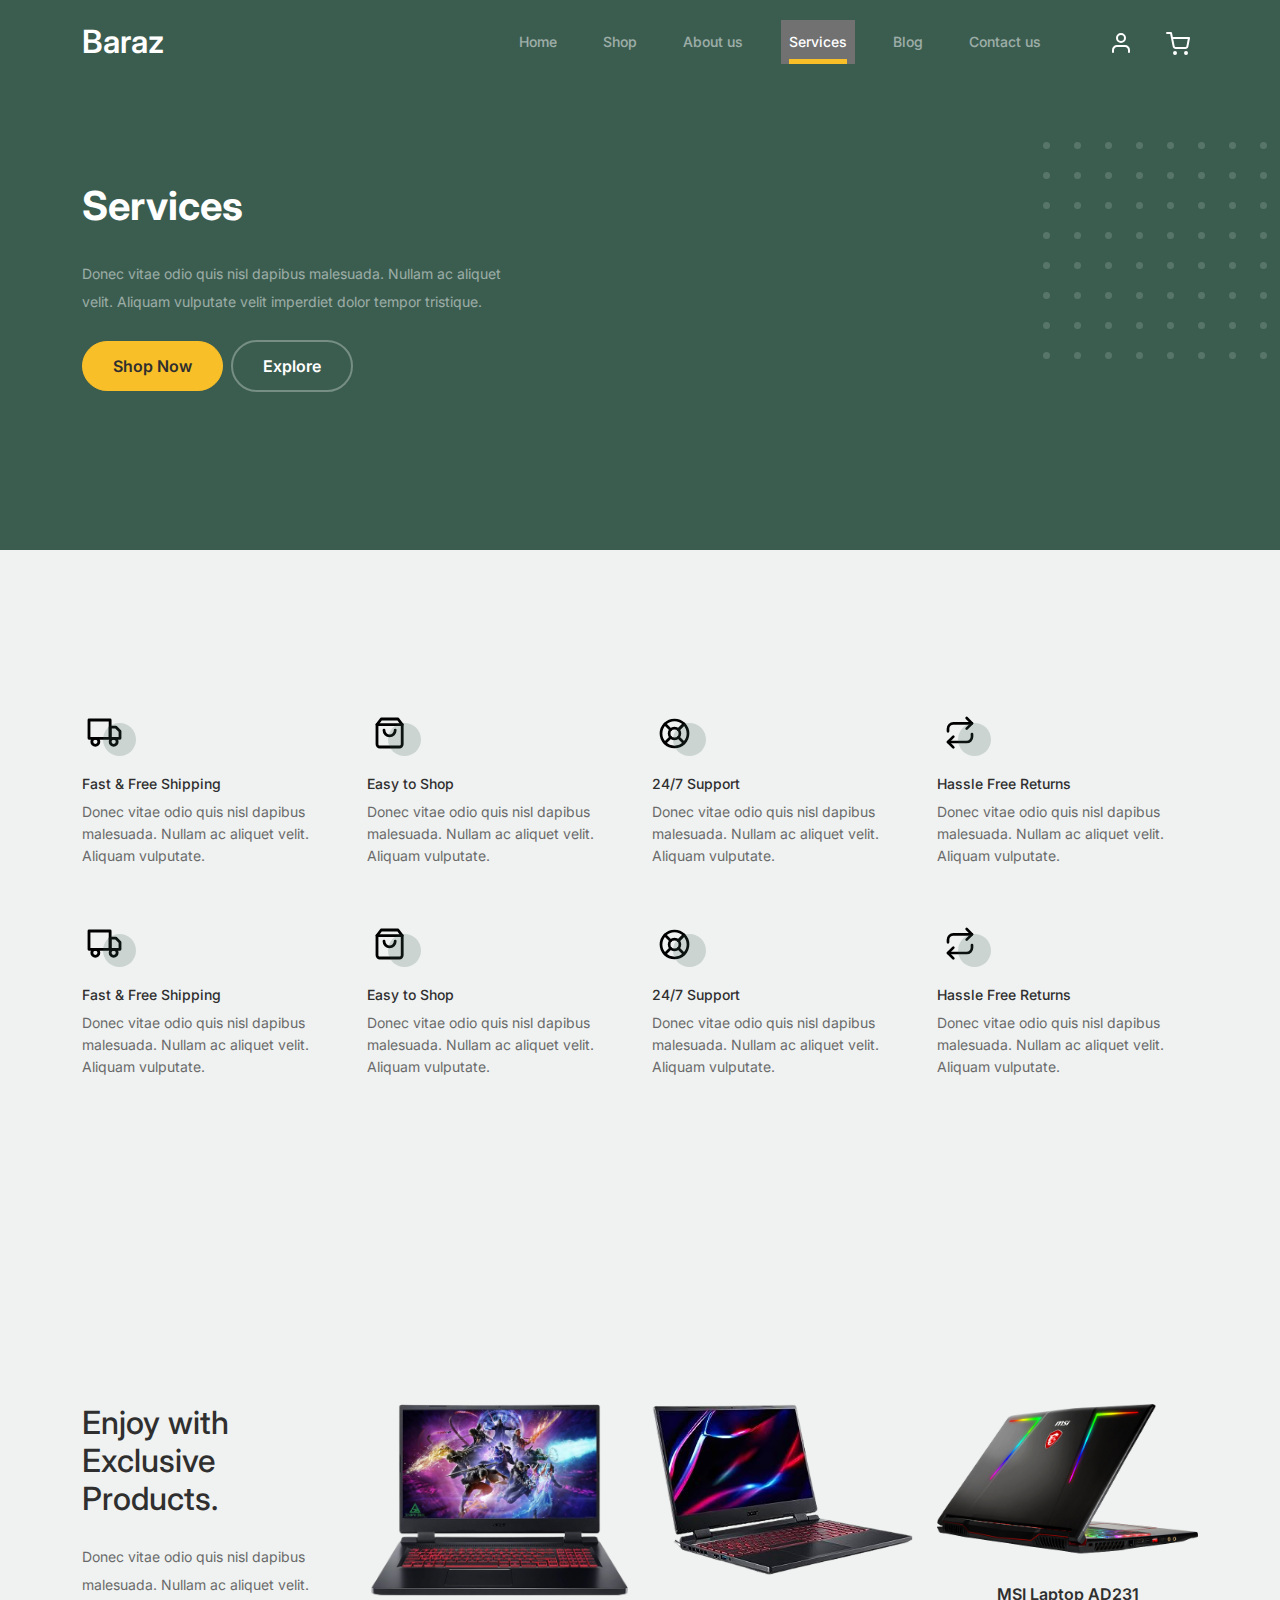
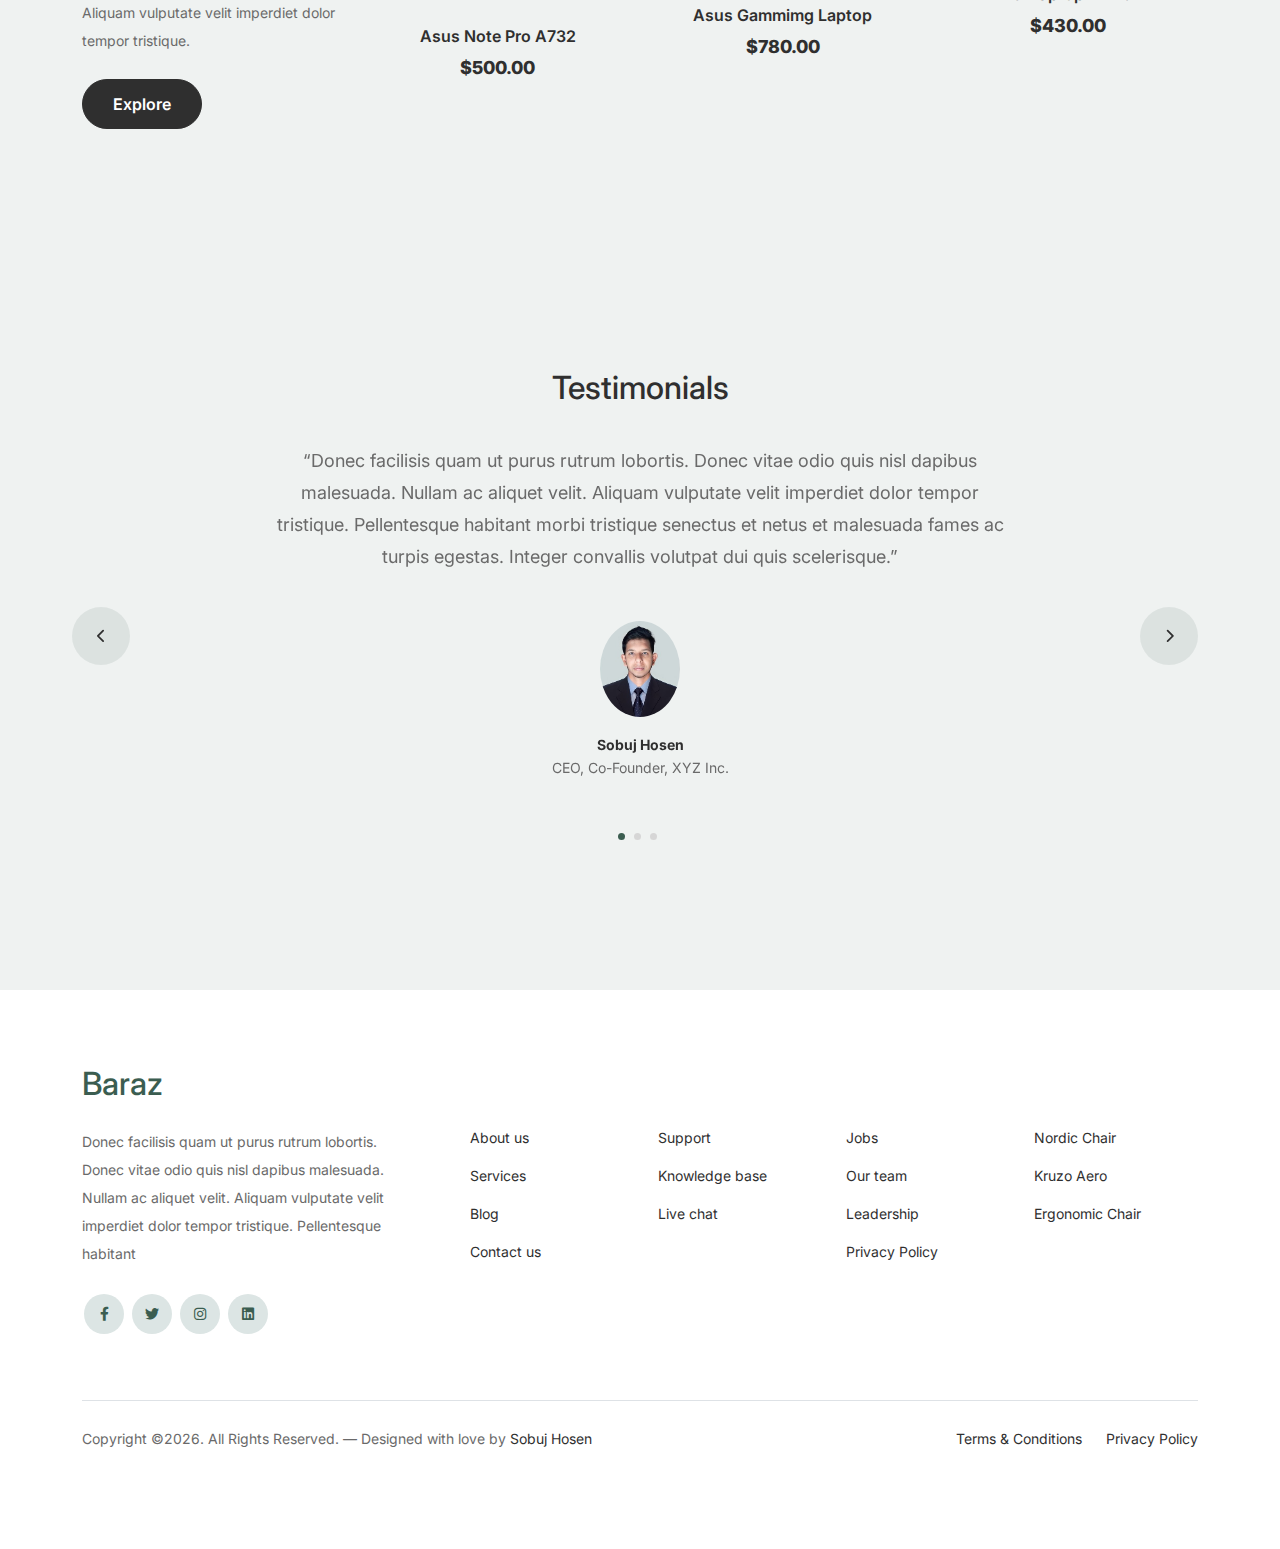
<file: services.html>
<!Doctype html>
<html lang="en">
<head>
  <meta charset="utf-8">
  <meta name="viewport" content="width=device-width, initial-scale=1, shrink-to-fit=no">
  <meta name="author" content="Untree.co">
  <link rel="shortcut icon" href="favicon.png">

  <meta name="description" content="" />
  <meta name="keywords" content="bootstrap, bootstrap4" />

		<!-- Bootstrap CSS -->
		<link href="css/bootstrap.min.css" rel="stylesheet">
		<link href="https://cdnjs.cloudflare.com/ajax/libs/font-awesome/6.0.0-beta3/css/all.min.css" rel="stylesheet">
		<link href="css/tiny-slider.css" rel="stylesheet">
		<link href="css/style.css" rel="stylesheet">
		<title>Baraz - Exclusive Online Shop</title>
	</head>

	<body>

		<!-- Start Header/Navigation -->
		<nav class="custom-navbar navbar navbar navbar-expand-md navbar-dark bg-dark" arial-label="Furni navigation bar">

			<div class="container">
				<a class="navbar-brand" href="index.html">Baraz<span></span></a>

				<button class="navbar-toggler" type="button" data-bs-toggle="collapse" data-bs-target="#navbarsFurni" aria-controls="navbarsFurni" aria-expanded="false" aria-label="Toggle navigation">
					<span class="navbar-toggler-icon"></span>
				</button>

				<div class="collapse navbar-collapse" id="navbarsFurni">
					<ul class="custom-navbar-nav navbar-nav ms-auto mb-2 mb-md-0">
						<li class="nav-item">
							<a class="nav-link" href="index.html">Home</a>
						</li>
						<li><a class="nav-link" href="shop.html">Shop</a></li>
						<li><a class="nav-link" href="about.html">About us</a></li>
						<li class="active"><a class="nav-link" href="services.html">Services</a></li>
						<li><a class="nav-link" href="blog.html">Blog</a></li>
						<li><a class="nav-link" href="contact.html">Contact us</a></li>
					</ul>

					<ul class="custom-navbar-cta navbar-nav mb-2 mb-md-0 ms-5">
						<li><a class="nav-link" href="#"><img src="images/user.svg"></a></li>
						<li><a class="nav-link" href="cart.html"><img src="images/cart.svg"></a></li>
					</ul>
				</div>
			</div>
				
		</nav>
		<!-- End Header/Navigation -->

		<!-- Start Hero Section -->
			<div class="hero">
				<div class="container">
					<div class="row justify-content-between">
						<div class="col-lg-5">
							<div class="intro-excerpt">
								<h1>Services</h1>
								<p class="mb-4">Donec vitae odio quis nisl dapibus malesuada. Nullam ac aliquet velit. Aliquam vulputate velit imperdiet dolor tempor tristique.</p>
								<p><a href="" class="btn btn-secondary me-2">Shop Now</a><a href="#" class="btn btn-white-outline">Explore</a></p>
							</div>
						</div>
						<div class="col-lg-7">
							<div class="hero-img-wrap">
								<!-- <img src="images/couch.png" class="img-fluid"> -->
								<div class="slideshow-container">

									<div class="mySlides fade">
									  <div class="numbertext"></div>
									  <img src="images/1.png" style="width:70%">
									  <div class="text">Caption Text</div>
									</div>
									
									<div class="mySlides fade">
									  <div class="numbertext"></div>
									  <img src="images/2.png" style="width:50%">
									  <div class="text"></div>
									</div>
									
									<div class="mySlides fade">
									  <div class="numbertext"></div>
									  <img src="images/3.png" style="width:70%">
									  <div class="text"></div>
									</div>
									
									</div>
									<br>
									
									<div style="text-align:center">
									  <span style="display: none;" class="dot"></span> 
									  <span style="display: none;" class="dot"></span> 
									  <span style="display: none;" class="dot"></span> 
									</div>
							</div>
						</div>
					</div>
				</div>
			</div>
		<!-- End Hero Section -->

		

		<!-- Start Why Choose Us Section -->
		<div class="why-choose-section">
			<div class="container">
				
				
				<div class="row my-5">
					<div class="col-6 col-md-6 col-lg-3 mb-4">
						<div class="feature">
							<div class="icon">
								<img src="images/truck.svg" alt="Image" class="imf-fluid">
							</div>
							<h3>Fast &amp; Free Shipping</h3>
							<p>Donec vitae odio quis nisl dapibus malesuada. Nullam ac aliquet velit. Aliquam vulputate.</p>
						</div>
					</div>

					<div class="col-6 col-md-6 col-lg-3 mb-4">
						<div class="feature">
							<div class="icon">
								<img src="images/bag.svg" alt="Image" class="imf-fluid">
							</div>
							<h3>Easy to Shop</h3>
							<p>Donec vitae odio quis nisl dapibus malesuada. Nullam ac aliquet velit. Aliquam vulputate.</p>
						</div>
					</div>

					<div class="col-6 col-md-6 col-lg-3 mb-4">
						<div class="feature">
							<div class="icon">
								<img src="images/support.svg" alt="Image" class="imf-fluid">
							</div>
							<h3>24/7 Support</h3>
							<p>Donec vitae odio quis nisl dapibus malesuada. Nullam ac aliquet velit. Aliquam vulputate.</p>
						</div>
					</div>

					<div class="col-6 col-md-6 col-lg-3 mb-4">
						<div class="feature">
							<div class="icon">
								<img src="images/return.svg" alt="Image" class="imf-fluid">
							</div>
							<h3>Hassle Free Returns</h3>
							<p>Donec vitae odio quis nisl dapibus malesuada. Nullam ac aliquet velit. Aliquam vulputate.</p>
						</div>
					</div>

					<div class="col-6 col-md-6 col-lg-3 mb-4">
						<div class="feature">
							<div class="icon">
								<img src="images/truck.svg" alt="Image" class="imf-fluid">
							</div>
							<h3>Fast &amp; Free Shipping</h3>
							<p>Donec vitae odio quis nisl dapibus malesuada. Nullam ac aliquet velit. Aliquam vulputate.</p>
						</div>
					</div>

					<div class="col-6 col-md-6 col-lg-3 mb-4">
						<div class="feature">
							<div class="icon">
								<img src="images/bag.svg" alt="Image" class="imf-fluid">
							</div>
							<h3>Easy to Shop</h3>
							<p>Donec vitae odio quis nisl dapibus malesuada. Nullam ac aliquet velit. Aliquam vulputate.</p>
						</div>
					</div>

					<div class="col-6 col-md-6 col-lg-3 mb-4">
						<div class="feature">
							<div class="icon">
								<img src="images/support.svg" alt="Image" class="imf-fluid">
							</div>
							<h3>24/7 Support</h3>
							<p>Donec vitae odio quis nisl dapibus malesuada. Nullam ac aliquet velit. Aliquam vulputate.</p>
						</div>
					</div>

					<div class="col-6 col-md-6 col-lg-3 mb-4">
						<div class="feature">
							<div class="icon">
								<img src="images/return.svg" alt="Image" class="imf-fluid">
							</div>
							<h3>Hassle Free Returns</h3>
							<p>Donec vitae odio quis nisl dapibus malesuada. Nullam ac aliquet velit. Aliquam vulputate.</p>
						</div>
					</div>

				</div>
			
			</div>
		</div>
		<!-- End Why Choose Us Section -->

				<!-- Start Product Section -->
				<div class="product-section">
					<div class="container">
						<div class="row">
		
							<!-- Start Column 1 -->
							<div class="col-md-12 col-lg-3 mb-5 mb-lg-0">
								<h2 class="mb-4 section-title">Enjoy with Exclusive Products.</h2>
								<p class="mb-4">Donec vitae odio quis nisl dapibus malesuada. Nullam ac aliquet velit. Aliquam vulputate velit imperdiet dolor tempor tristique. </p>
								<p><a href="shop.html" class="btn">Explore</a></p>
							</div> 
							<!-- End Column 1 -->
		
							<!-- Start Column 2 -->
							<div class="col-12 col-md-4 col-lg-3 mb-5 mb-md-0">
								<a class="product-item" href="cart.html">
									<img src="images/1.png" class="img-fluid product-thumbnail">
									<h3 class="product-title">Asus Note Pro A732</h3>
									<strong class="product-price">$500.00</strong>
		
									<span class="icon-cross">
										<img src="images/cross.svg" class="img-fluid">
									</span>
								</a>
							</div> 
							<!-- End Column 2 -->
		
							<!-- Start Column 3 -->
							<div class="col-12 col-md-4 col-lg-3 mb-5 mb-md-0">
								<a class="product-item" href="cart.html">
									<img src="images/1.1.png" class="img-fluid product-thumbnail">
									<h3 class="product-title">Asus Gammimg Laptop</h3>
									<strong class="product-price">$780.00</strong>
		
									<span class="icon-cross">
										<img src="images/cross.svg" class="img-fluid">
									</span>
								</a>
							</div>
							<!-- End Column 3 -->
		
							<!-- Start Column 4 -->
							<div class="col-12 col-md-4 col-lg-3 mb-5 mb-md-0">
								<a class="product-item" href="cart.html">
									<img src="images/1.2.png" class="img-fluid product-thumbnail">
									<h3 class="product-title">MSI Laptop AD231</h3>
									<strong class="product-price">$430.00</strong>
		
									<span class="icon-cross">
										<img src="images/cross.svg" class="img-fluid">
									</span>
								</a>
							</div>
							<!-- End Column 4 -->
		
						</div>
					</div>
				</div>
				<!-- End Product Section -->

		

		<!-- Start Testimonial Slider -->
		<div class="testimonial-section before-footer-section">
			<div class="container">
				<div class="row">
					<div class="col-lg-7 mx-auto text-center">
						<h2 class="section-title">Testimonials</h2>
					</div>
				</div>

				<div class="row justify-content-center">
					<div class="col-lg-12">
						<div class="testimonial-slider-wrap text-center">

							<div id="testimonial-nav">
								<span class="prev" data-controls="prev"><span class="fa fa-chevron-left"></span></span>
								<span class="next" data-controls="next"><span class="fa fa-chevron-right"></span></span>
							</div>

							<div class="testimonial-slider">
								
								<div class="item">
									<div class="row justify-content-center">
										<div class="col-lg-8 mx-auto">

											<div class="testimonial-block text-center">
												<blockquote class="mb-5">
													<p>&ldquo;Donec facilisis quam ut purus rutrum lobortis. Donec vitae odio quis nisl dapibus malesuada. Nullam ac aliquet velit. Aliquam vulputate velit imperdiet dolor tempor tristique. Pellentesque habitant morbi tristique senectus et netus et malesuada fames ac turpis egestas. Integer convallis volutpat dui quis scelerisque.&rdquo;</p>
												</blockquote>

												<div class="author-info">
													<div class="author-pic">
														<img src="images/sobuj.jpg" alt="Sobuj Hosen" class="img-fluid">
													</div>
													<h3 class="font-weight-bold">Sobuj Hosen</h3>
													<span class="position d-block mb-3">CEO, Co-Founder, XYZ Inc.</span>
												</div>
											</div>

										</div>
									</div>
								</div> 
								<!-- END item -->

								<div class="item">
									<div class="row justify-content-center">
										<div class="col-lg-8 mx-auto">

											<div class="testimonial-block text-center">
												<blockquote class="mb-5">
													<p>&ldquo;Donec facilisis quam ut purus rutrum lobortis. Donec vitae odio quis nisl dapibus malesuada. Nullam ac aliquet velit. Aliquam vulputate velit imperdiet dolor tempor tristique. Pellentesque habitant morbi tristique senectus et netus et malesuada fames ac turpis egestas. Integer convallis volutpat dui quis scelerisque.&rdquo;</p>
												</blockquote>

												<div class="author-info">
													<div class="author-pic">
														<img src="images/sobuj.jpg" alt="Maria Jones" class="img-fluid">
													</div>
													<h3 class="font-weight-bold">Sobuj Hosen</h3>
													<span class="position d-block mb-3">CEO, Co-Founder, XYZ Inc.</span>
												</div>
											</div>

										</div>
									</div>
								</div> 
								<!-- END item -->

								<div class="item">
									<div class="row justify-content-center">
										<div class="col-lg-8 mx-auto">

											<div class="testimonial-block text-center">
												<blockquote class="mb-5">
													<p>&ldquo;Donec facilisis quam ut purus rutrum lobortis. Donec vitae odio quis nisl dapibus malesuada. Nullam ac aliquet velit. Aliquam vulputate velit imperdiet dolor tempor tristique. Pellentesque habitant morbi tristique senectus et netus et malesuada fames ac turpis egestas. Integer convallis volutpat dui quis scelerisque.&rdquo;</p>
												</blockquote>

												<div class="author-info">
													<div class="author-pic">
														<img src="images/sobuj.jpg" alt="Maria Jones" class="img-fluid">
													</div>
													<h3 class="font-weight-bold">Sobuj Hosen</h3>
													<span class="position d-block mb-3">CEO, Co-Founder, XYZ Inc.</span>
												</div>
											</div>

										</div>
									</div>
								</div> 
								<!-- END item -->

							</div>

						</div>
					</div>
				</div>
			</div>
		</div>
		<!-- End Testimonial Slider -->

		

		<!-- Start Footer Section -->
		<footer class="footer-section">
			<div class="container relative">
				<div class="row g-5 mb-5">
					<div class="col-lg-4">
						<div class="mb-4 footer-logo-wrap"><a href="#" class="footer-logo">Baraz<span></span></a></div>
						<p class="mb-4">Donec facilisis quam ut purus rutrum lobortis. Donec vitae odio quis nisl dapibus malesuada. Nullam ac aliquet velit. Aliquam vulputate velit imperdiet dolor tempor tristique. Pellentesque habitant</p>

						<ul class="list-unstyled custom-social">
							<li><a href="#"><span class="fa fa-brands fa-facebook-f"></span></a></li>
							<li><a href="#"><span class="fa fa-brands fa-twitter"></span></a></li>
							<li><a href="#"><span class="fa fa-brands fa-instagram"></span></a></li>
							<li><a href="#"><span class="fa fa-brands fa-linkedin"></span></a></li>
						</ul>
					</div>

					<div class="col-lg-8">
						<div class="row links-wrap">
							<div class="col-6 col-sm-6 col-md-3">
								<ul class="list-unstyled">
									<li><a href="#">About us</a></li>
									<li><a href="#">Services</a></li>
									<li><a href="#">Blog</a></li>
									<li><a href="#">Contact us</a></li>
								</ul>
							</div>

							<div class="col-6 col-sm-6 col-md-3">
								<ul class="list-unstyled">
									<li><a href="#">Support</a></li>
									<li><a href="#">Knowledge base</a></li>
									<li><a href="#">Live chat</a></li>
								</ul>
							</div>

							<div class="col-6 col-sm-6 col-md-3">
								<ul class="list-unstyled">
									<li><a href="#">Jobs</a></li>
									<li><a href="#">Our team</a></li>
									<li><a href="#">Leadership</a></li>
									<li><a href="#">Privacy Policy</a></li>
								</ul>
							</div>

							<div class="col-6 col-sm-6 col-md-3">
								<ul class="list-unstyled">
									<li><a href="#">Nordic Chair</a></li>
									<li><a href="#">Kruzo Aero</a></li>
									<li><a href="#">Ergonomic Chair</a></li>
								</ul>
							</div>
						</div>
					</div>

				</div>

				<div class="border-top copyright">
					<div class="row pt-4">
						<div class="col-lg-6">
							<p class="mb-2 text-center text-lg-start">Copyright &copy;<script>document.write(new Date().getFullYear());</script>. All Rights Reserved. &mdash; Designed with love by <a href="https://sobuj277.github.io/sobujhosen.github.io">Sobuj Hosen</a>
            				</p>
						</div>

						<div class="col-lg-6 text-center text-lg-end">
							<ul class="list-unstyled d-inline-flex ms-auto">
								<li class="me-4"><a href="#">Terms &amp; Conditions</a></li>
								<li><a href="#">Privacy Policy</a></li>
							</ul>
						</div>

					</div>
				</div>

			</div>
		</footer>
		<!-- End Footer Section -->	


		<script src="js/bootstrap.bundle.min.js"></script>
		<script src="js/tiny-slider.js"></script>
		<script src="js/custom.js"></script>
	</body>

</html>
</file>
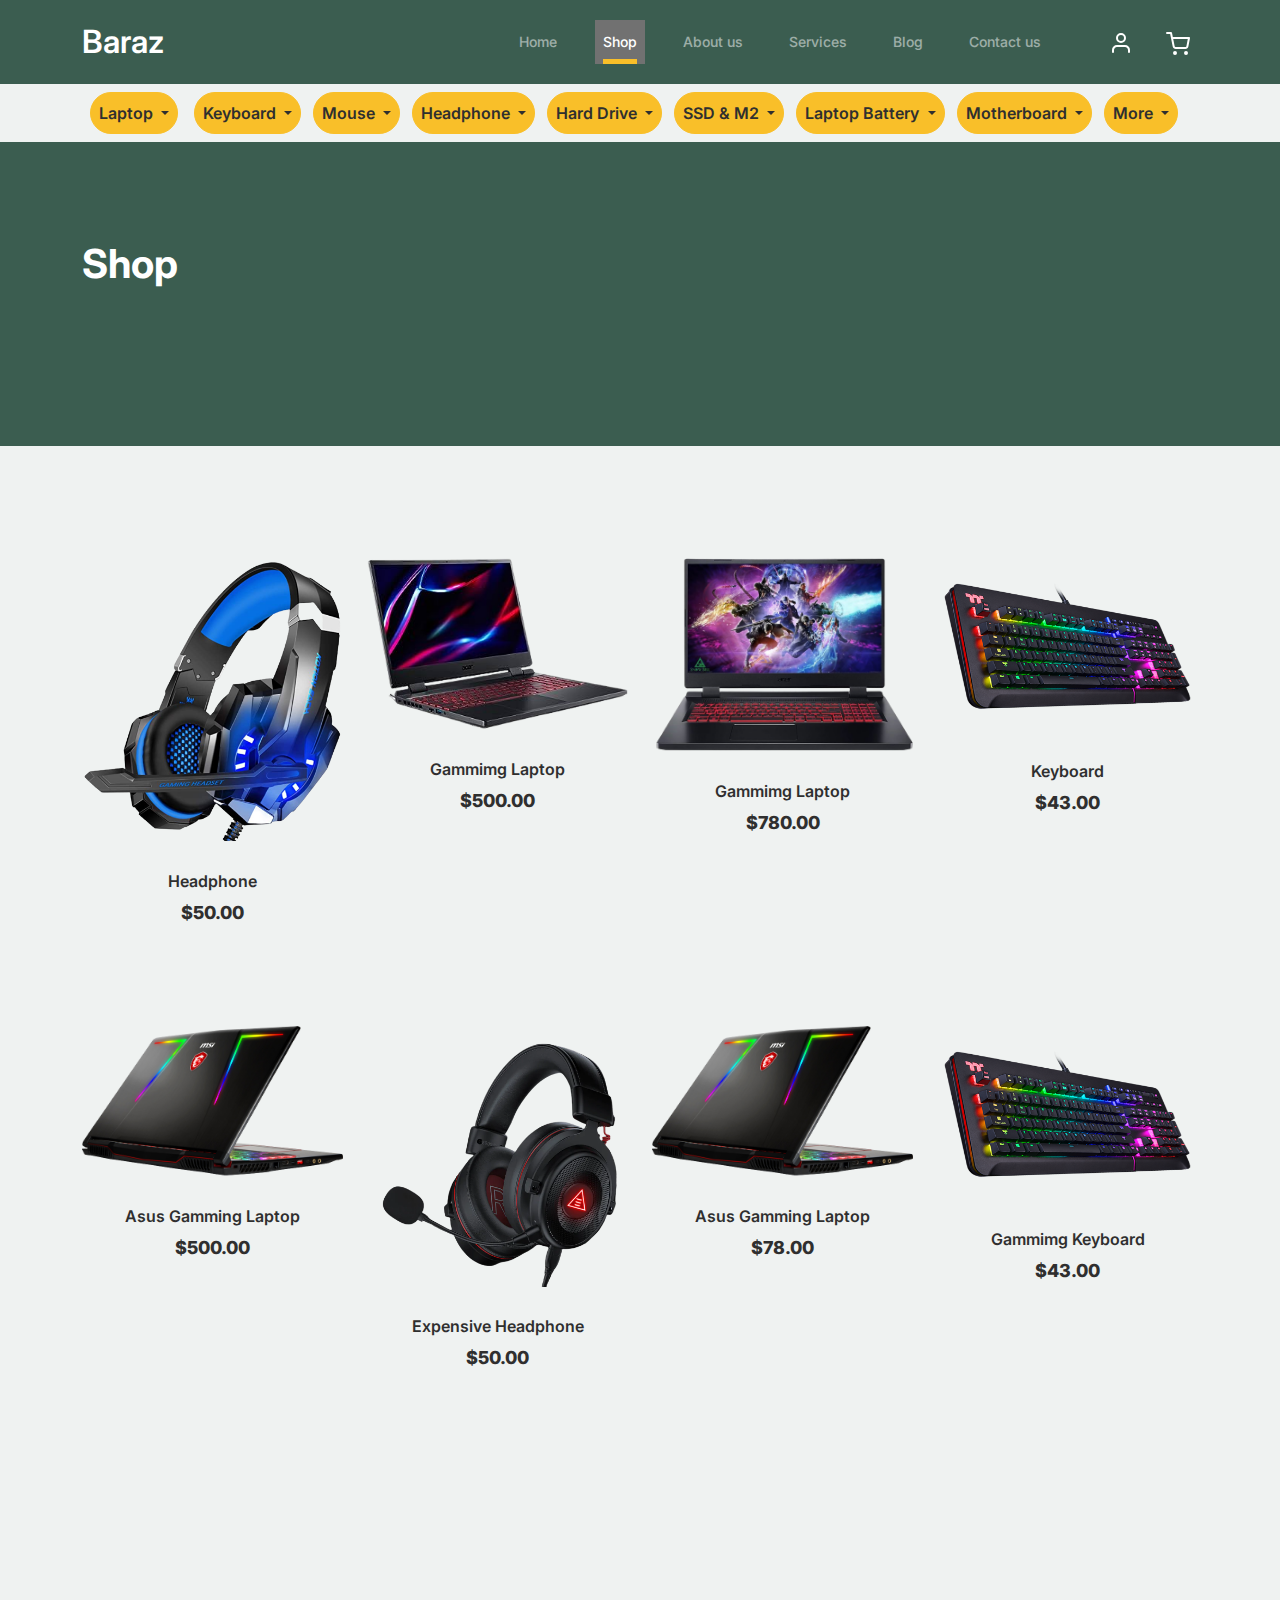
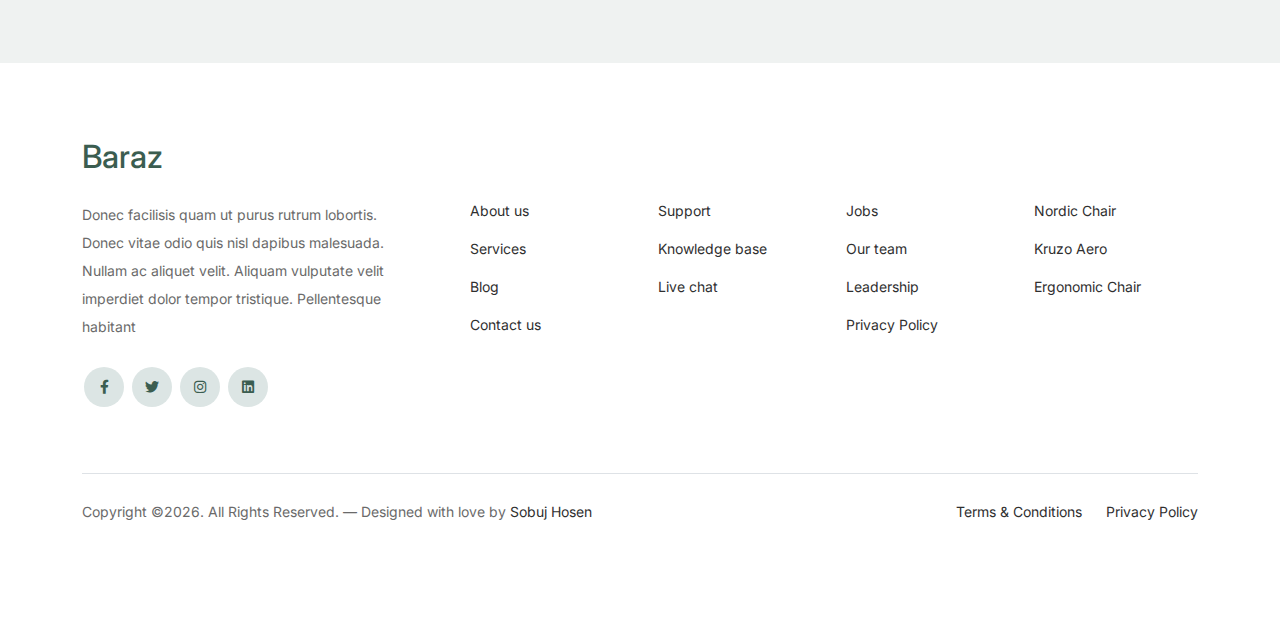
<file: shop.html>
<!Doctype html>
<html lang="en">
<head>
  <meta charset="utf-8">
  <meta name="viewport" content="width=device-width, initial-scale=1, shrink-to-fit=no">
  <meta name="author" content="Untree.co">
  <link rel="shortcut icon" href="favicon.png">

  <meta name="description" content="" />
  <meta name="keywords" content="bootstrap, bootstrap4" />

		<!-- Bootstrap CSS -->
		<link href="css/bootstrap.min.css" rel="stylesheet">
		<link href="https://cdnjs.cloudflare.com/ajax/libs/font-awesome/6.0.0-beta3/css/all.min.css" rel="stylesheet">
		<link href="css/tiny-slider.css" rel="stylesheet">
		<link href="css/style.css" rel="stylesheet">
		<title>Baraz - Exclusive Online Shop</title>
	</head>

	<body>

		<!-- Start Header/Navigation -->
		<nav class="custom-navbar navbar navbar navbar-expand-md navbar-dark bg-dark" arial-label="Furni navigation bar">

			<div class="container">
				<a class="navbar-brand" href="index.html">Baraz<span></span></a>

				<button class="navbar-toggler" type="button" data-bs-toggle="collapse" data-bs-target="#navbarsFurni" aria-controls="navbarsFurni" aria-expanded="false" aria-label="Toggle navigation">
					<span class="navbar-toggler-icon"></span>
				</button>

				<div class="collapse navbar-collapse" id="navbarsFurni">
					<ul class="custom-navbar-nav navbar-nav ms-auto mb-2 mb-md-0">
						<li class="nav-item ">
							<a class="nav-link" href="index.html">Home</a>
						</li>
						<li class="active"><a class="nav-link" href="shop.html">Shop</a></li>
						<li><a class="nav-link" href="about.html">About us</a></li>
						<li><a class="nav-link" href="services.html">Services</a></li>
						<li><a class="nav-link" href="blog.html">Blog</a></li>
						<li><a class="nav-link" href="contact.html">Contact us</a></li>
					</ul>

					<ul class="custom-navbar-cta navbar-nav mb-2 mb-md-0 ms-5">
						<li><a class="nav-link" href="#"><img src="images/user.svg"></a></li>
						<li><a class="nav-link" href="cart.html"><img src="images/cart.svg"></a></li>
					</ul>
				</div>
			</div>
		</nav>
		<div class="dropdown container">
			<button class="btn btn-secondary dropdown-toggle p-2 m-2" type="button" id="dropdownMenuButton1" data-bs-toggle="dropdown" aria-expanded="false">
			  Laptop
			</button>
			<ul class="dropdown-menu" aria-labelledby="dropdownMenuButton1">
			  <li><a class="dropdown-item" href="#">Dell</a></li>
			  <li><a class="dropdown-item" href="#">Asus</a></li>
			  <li><a class="dropdown-item" href="#">HP</a></li>
			  <li><a class="dropdown-item" href="#">Asus</a></li>
			  <li><a class="dropdown-item" href="#">Walton</a></li>
			  <li><a class="dropdown-item" href="#">Mac</a></li>
			</ul>

			<button class="btn btn-secondary dropdown-toggle p-2 m-1" type="button" id="dropdownMenuButton1" data-bs-toggle="dropdown" aria-expanded="false">
				Keyboard
			  </button>
			  <ul class="dropdown-menu" aria-labelledby="dropdownMenuButton1">
				<li><a class="dropdown-item" href="#">Dell</a></li>
				<li><a class="dropdown-item" href="#">Asus</a></li>
				<li><a class="dropdown-item" href="#">A4 Tech</a></li>
				<li><a class="dropdown-item" href="#">Asus</a></li>
				<li><a class="dropdown-item" href="#">Walton</a></li>
				<li><a class="dropdown-item" href="#">Others</a></li>
			  </ul>

			  <button class="btn btn-secondary dropdown-toggle p-2 m-1" type="button" id="dropdownMenuButton1" data-bs-toggle="dropdown" aria-expanded="false">
				Mouse
			  </button>
			  <ul class="dropdown-menu" aria-labelledby="dropdownMenuButton1">
				<li><a class="dropdown-item" href="#">Dell</a></li>
				<li><a class="dropdown-item" href="#">Asus</a></li>
				<li><a class="dropdown-item" href="#">A4 Tech</a></li>
				<li><a class="dropdown-item" href="#">Asus</a></li>
				<li><a class="dropdown-item" href="#">Walton</a></li>
				<li><a class="dropdown-item" href="#">Others</a></li>
			  </ul>

			  <button class="btn btn-secondary dropdown-toggle p-2 m-1" type="button" id="dropdownMenuButton1" data-bs-toggle="dropdown" aria-expanded="false">
				Headphone
			  </button>
			  <ul class="dropdown-menu" aria-labelledby="dropdownMenuButton1">
				<li><a class="dropdown-item" href="#">Dell</a></li>
				<li><a class="dropdown-item" href="#">Asus</a></li>
				<li><a class="dropdown-item" href="#">A4 Tech</a></li>
				<li><a class="dropdown-item" href="#">Asus</a></li>
				<li><a class="dropdown-item" href="#">Walton</a></li>
				<li><a class="dropdown-item" href="#">Others</a></li>
			  </ul>

			  <button class="btn btn-secondary dropdown-toggle p-2 m-1" type="button" id="dropdownMenuButton1" data-bs-toggle="dropdown" aria-expanded="false">
				Hard Drive
			  </button>
			  <ul class="dropdown-menu" aria-labelledby="dropdownMenuButton1">
				<li><a class="dropdown-item" href="#">Dell</a></li>
				<li><a class="dropdown-item" href="#">Asus</a></li>
				<li><a class="dropdown-item" href="#">A4 Tech</a></li>
				<li><a class="dropdown-item" href="#">Asus</a></li>
				<li><a class="dropdown-item" href="#">Walton</a></li>
				<li><a class="dropdown-item" href="#">Others</a></li>
			  </ul>

			  <button class="btn btn-secondary dropdown-toggle p-2 m-1" type="button" id="dropdownMenuButton1" data-bs-toggle="dropdown" aria-expanded="false">
				SSD & M2
			  </button>
			  <ul class="dropdown-menu" aria-labelledby="dropdownMenuButton1">
				<li><a class="dropdown-item" href="#">Dell</a></li>
				<li><a class="dropdown-item" href="#">Asus</a></li>
				<li><a class="dropdown-item" href="#">A4 Tech</a></li>
				<li><a class="dropdown-item" href="#">Asus</a></li>
				<li><a class="dropdown-item" href="#">Walton</a></li>
				<li><a class="dropdown-item" href="#">Others</a></li>
			  </ul>

			  <button class="btn btn-secondary dropdown-toggle p-2 m-1" type="button" id="dropdownMenuButton1" data-bs-toggle="dropdown" aria-expanded="false">
				Laptop Battery
			  </button>
			  <ul class="dropdown-menu" aria-labelledby="dropdownMenuButton1">
				<li><a class="dropdown-item" href="#">Dell</a></li>
				<li><a class="dropdown-item" href="#">Asus</a></li>
				<li><a class="dropdown-item" href="#">A4 Tech</a></li>
				<li><a class="dropdown-item" href="#">Asus</a></li>
				<li><a class="dropdown-item" href="#">Walton</a></li>
				<li><a class="dropdown-item" href="#">Others</a></li>
			  </ul>

			  <button class="btn btn-secondary dropdown-toggle p-2 m-1" type="button" id="dropdownMenuButton1" data-bs-toggle="dropdown" aria-expanded="false">
				Motherboard
			  </button>
			  <ul class="dropdown-menu" aria-labelledby="dropdownMenuButton1">
				<li><a class="dropdown-item" href="#">Dell</a></li>
				<li><a class="dropdown-item" href="#">Asus</a></li>
				<li><a class="dropdown-item" href="#">A4 Tech</a></li>
				<li><a class="dropdown-item" href="#">Asus</a></li>
				<li><a class="dropdown-item" href="#">Walton</a></li>
				<li><a class="dropdown-item" href="#">Others</a></li>
			  </ul>

			  <button class="btn btn-secondary dropdown-toggle p-2 m-1" type="button" id="dropdownMenuButton1" data-bs-toggle="dropdown" aria-expanded="false">
				More
			  </button>
			  <ul class="dropdown-menu" aria-labelledby="dropdownMenuButton1">
				<li><a class="dropdown-item" href="#">Dell</a></li>
				<li><a class="dropdown-item" href="#">Asus</a></li>
				<li><a class="dropdown-item" href="#">A4 Tech</a></li>
				<li><a class="dropdown-item" href="#">Asus</a></li>
				<li><a class="dropdown-item" href="#">Walton</a></li>
				<li><a class="dropdown-item" href="#">Others</a></li>
			  </ul>
		  </div>
		  
		<!-- End Header/Navigation -->

		<!-- Start Hero Section -->
			<div class="hero">
				<div class="container">
					<div class="row justify-content-between">
						<div class="col-lg-5">
							<div class="intro-excerpt">
								<h1>Shop</h1>
							</div>
						</div>
						<div class="col-lg-7">
							
						</div>
					</div>
				</div>
			</div>
		<!-- End Hero Section -->

		

		<div class="untree_co-section product-section before-footer-section">
		    <div class="container">
		      	<div class="row">

		      		<!-- Start Column 1 -->
					<div class="col-12 col-md-4 col-lg-3 mb-5">
						<a class="product-item" href="#">
							<img src="images/2.png" class="img-fluid product-thumbnail">
							<h3 class="product-title">Headphone</h3>
							<strong class="product-price">$50.00</strong>

							<span class="icon-cross">
								<img src="images/cross.svg" class="img-fluid">
							</span>
						</a>
					</div> 
					<!-- End Column 1 -->
						
					<!-- Start Column 2 -->
					<div class="col-12 col-md-4 col-lg-3 mb-5">
						<a class="product-item" href="#">
							<img src="images/1.1.png" class="img-fluid product-thumbnail">
							<h3 class="product-title">Gammimg Laptop</h3>
							<strong class="product-price">$500.00</strong>

							<span class="icon-cross">
								<img src="images/cross.svg" class="img-fluid">
							</span>
						</a>
					</div> 
					<!-- End Column 2 -->

					<!-- Start Column 3 -->
					<div class="col-12 col-md-4 col-lg-3 mb-5">
						<a class="product-item" href="#">
							<img src="images/1.png" class="img-fluid product-thumbnail">
							<h3 class="product-title">Gammimg Laptop</h3>
							<strong class="product-price">$780.00</strong>

							<span class="icon-cross">
								<img src="images/cross.svg" class="img-fluid">
							</span>
						</a>
					</div>
					<!-- End Column 3 -->

					<!-- Start Column 4 -->
					<div class="col-12 col-md-4 col-lg-3 mb-5">
						<a class="product-item" href="#">
							<img src="images/3.png" class="img-fluid product-thumbnail">
							<h3 class="product-title">Keyboard</h3>
							<strong class="product-price">$43.00</strong>

							<span class="icon-cross">
								<img src="images/cross.svg" class="img-fluid">
							</span>
						</a>
					</div>
					<!-- End Column 4 -->


					<!-- Start Column 1 -->
					<div class="col-12 col-md-4 col-lg-3 mb-5">
						<a class="product-item" href="#">
							<img src="images/1.2.png" class="img-fluid product-thumbnail">
							<h3 class="product-title">Asus Gamming Laptop</h3>
							<strong class="product-price">$500.00</strong>

							<span class="icon-cross">
								<img src="images/cross.svg" class="img-fluid">
							</span>
						</a>
					</div> 
					<!-- End Column 1 -->
						
					<!-- Start Column 2 -->
					<div class="col-12 col-md-4 col-lg-3 mb-5">
						<a class="product-item" href="#">
							<img src="images/2.2.png" class="img-fluid product-thumbnail">
							<h3 class="product-title">Expensive Headphone</h3>
							<strong class="product-price">$50.00</strong>

							<span class="icon-cross">
								<img src="images/cross.svg" class="img-fluid">
							</span>
						</a>
					</div> 
					<!-- End Column 2 -->

					<!-- Start Column 3 -->
					<div class="col-12 col-md-4 col-lg-3 mb-5">
						<a class="product-item" href="#">
							<img src="images/1.2.png" class="img-fluid product-thumbnail">
							<h3 class="product-title">Asus Gamming Laptop</h3>
							<strong class="product-price">$78.00</strong>

							<span class="icon-cross">
								<img src="images/cross.svg" class="img-fluid">
							</span>
						</a>
					</div>
					<!-- End Column 3 -->

					<!-- Start Column 4 -->
					<div class="col-12 col-md-4 col-lg-3 mb-5">
						<a class="product-item" href="#">
							<img src="images/3.png" class="img-fluid product-thumbnail">
							<h3 class="product-title">Gammimg Keyboard</h3>
							<strong class="product-price">$43.00</strong>

							<span class="icon-cross">
								<img src="images/cross.svg" class="img-fluid">
							</span>
						</a>
					</div>
					<!-- End Column 4 -->

		      	</div>
		    </div>
		</div>


		<!-- Start Footer Section -->
		<footer class="footer-section">
			<div class="container relative">
				<div class="row g-5 mb-5">
					<div class="col-lg-4">
						<div class="mb-4 footer-logo-wrap"><a href="#" class="footer-logo">Baraz<span></span></a></div>
						<p class="mb-4">Donec facilisis quam ut purus rutrum lobortis. Donec vitae odio quis nisl dapibus malesuada. Nullam ac aliquet velit. Aliquam vulputate velit imperdiet dolor tempor tristique. Pellentesque habitant</p>

						<ul class="list-unstyled custom-social">
							<li><a href="#"><span class="fa fa-brands fa-facebook-f"></span></a></li>
							<li><a href="#"><span class="fa fa-brands fa-twitter"></span></a></li>
							<li><a href="#"><span class="fa fa-brands fa-instagram"></span></a></li>
							<li><a href="#"><span class="fa fa-brands fa-linkedin"></span></a></li>
						</ul>
					</div>

					<div class="col-lg-8">
						<div class="row links-wrap">
							<div class="col-6 col-sm-6 col-md-3">
								<ul class="list-unstyled">
									<li><a href="#">About us</a></li>
									<li><a href="#">Services</a></li>
									<li><a href="#">Blog</a></li>
									<li><a href="#">Contact us</a></li>
								</ul>
							</div>

							<div class="col-6 col-sm-6 col-md-3">
								<ul class="list-unstyled">
									<li><a href="#">Support</a></li>
									<li><a href="#">Knowledge base</a></li>
									<li><a href="#">Live chat</a></li>
								</ul>
							</div>

							<div class="col-6 col-sm-6 col-md-3">
								<ul class="list-unstyled">
									<li><a href="#">Jobs</a></li>
									<li><a href="#">Our team</a></li>
									<li><a href="#">Leadership</a></li>
									<li><a href="#">Privacy Policy</a></li>
								</ul>
							</div>

							<div class="col-6 col-sm-6 col-md-3">
								<ul class="list-unstyled">
									<li><a href="#">Nordic Chair</a></li>
									<li><a href="#">Kruzo Aero</a></li>
									<li><a href="#">Ergonomic Chair</a></li>
								</ul>
							</div>
						</div>
					</div>

				</div>

				<div class="border-top copyright">
					<div class="row pt-4">
						<div class="col-lg-6">
							<p class="mb-2 text-center text-lg-start">Copyright &copy;<script>document.write(new Date().getFullYear());</script>. All Rights Reserved. &mdash; Designed with love by <a href="https://sobuj277.github.io/sobujhosen.github.io">Sobuj Hosen</a>
            				</p>
						</div>

						<div class="col-lg-6 text-center text-lg-end">
							<ul class="list-unstyled d-inline-flex ms-auto">
								<li class="me-4"><a href="#">Terms &amp; Conditions</a></li>
								<li><a href="#">Privacy Policy</a></li>
							</ul>
						</div>

					</div>
				</div>

			</div>
		</footer>
		<!-- End Footer Section -->	


		<script src="js/bootstrap.bundle.min.js"></script>
		<script src="js/tiny-slider.js"></script>
		<script src="js/custom.js"></script>
	</body>

</html>
</file>
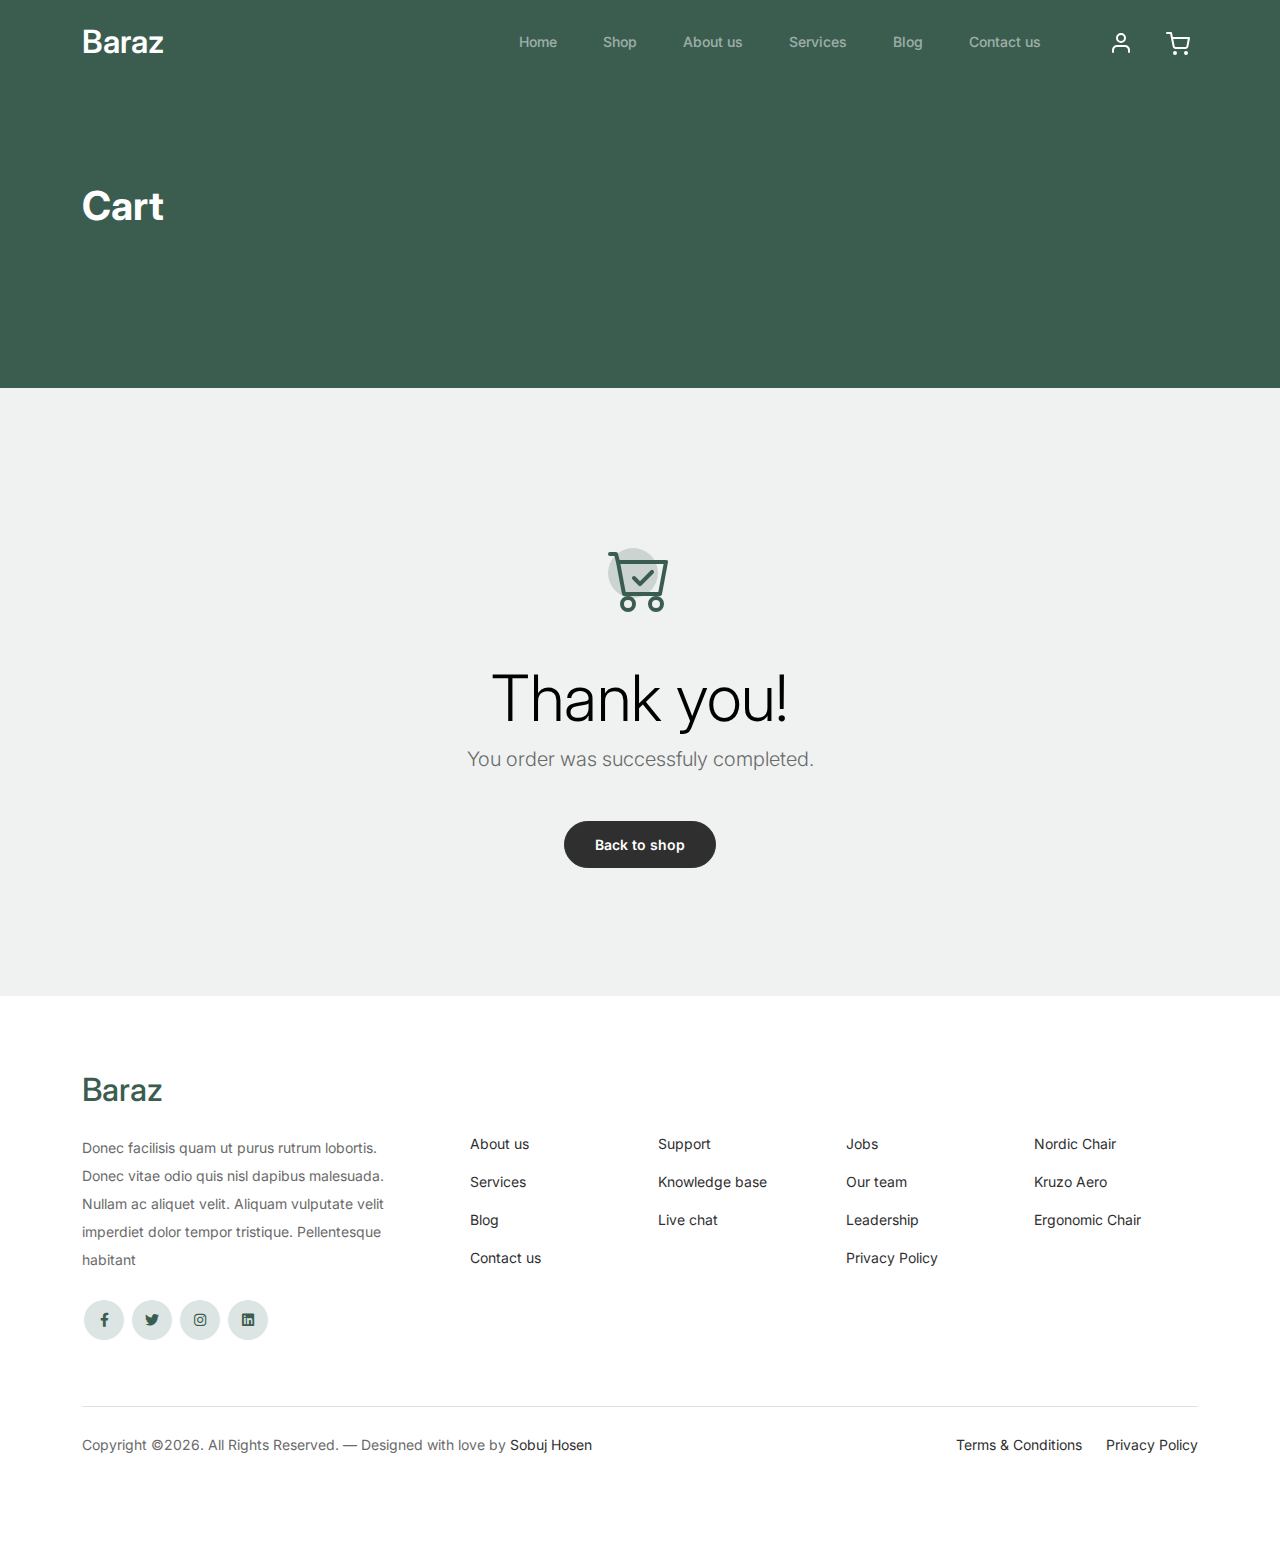
<file: thankyou.html>
<!Doctype html>
<html lang="en">
<head>
  <meta charset="utf-8">
  <meta name="viewport" content="width=device-width, initial-scale=1, shrink-to-fit=no">
  <meta name="author" content="Untree.co">
  <link rel="shortcut icon" href="favicon.png">

  <meta name="description" content="" />
  <meta name="keywords" content="bootstrap, bootstrap4" />

		<!-- Bootstrap CSS -->
		<link href="css/bootstrap.min.css" rel="stylesheet">
		<link href="https://cdnjs.cloudflare.com/ajax/libs/font-awesome/6.0.0-beta3/css/all.min.css" rel="stylesheet">
		<link href="css/tiny-slider.css" rel="stylesheet">
		<link href="css/style.css" rel="stylesheet">
		<title>Baraz - Exclusive Online Shop</title>
	</head>

	<body>

		<!-- Start Header/Navigation -->
		<nav class="custom-navbar navbar navbar navbar-expand-md navbar-dark bg-dark" arial-label="Furni navigation bar">

			<div class="container">
				<a class="navbar-brand" href="index.html">Baraz<span></span></a>

				<button class="navbar-toggler" type="button" data-bs-toggle="collapse" data-bs-target="#navbarsFurni" aria-controls="navbarsFurni" aria-expanded="false" aria-label="Toggle navigation">
					<span class="navbar-toggler-icon"></span>
				</button>

				<div class="collapse navbar-collapse" id="navbarsFurni">
					<ul class="custom-navbar-nav navbar-nav ms-auto mb-2 mb-md-0">
						<li class="nav-item ">
							<a class="nav-link" href="index.html">Home</a>
						</li>
						<li><a class="nav-link" href="shop.html">Shop</a></li>
						<li><a class="nav-link" href="about.html">About us</a></li>
						<li><a class="nav-link" href="services.html">Services</a></li>
						<li><a class="nav-link" href="blog.html">Blog</a></li>
						<li><a class="nav-link" href="contact.html">Contact us</a></li>
					</ul>

					<ul class="custom-navbar-cta navbar-nav mb-2 mb-md-0 ms-5">
						<li><a class="nav-link" href="#"><img src="images/user.svg"></a></li>
						<li><a class="nav-link" href="cart.html"><img src="images/cart.svg"></a></li>
					</ul>
				</div>
			</div>
				
		</nav>
		<!-- End Header/Navigation -->

		<!-- Start Hero Section -->
			<div class="hero">
				<div class="container">
					<div class="row justify-content-between">
						<div class="col-lg-5">
							<div class="intro-excerpt">
								<h1>Cart</h1>
							</div>
						</div>
						<div class="col-lg-7">
							
						</div>
					</div>
				</div>
			</div>
		<!-- End Hero Section -->

		

		<div class="untree_co-section">
    <div class="container">
      <div class="row">
        <div class="col-md-12 text-center pt-5">
          <span class="display-3 thankyou-icon text-primary">
            <svg width="1em" height="1em" viewBox="0 0 16 16" class="bi bi-cart-check mb-5" fill="currentColor" xmlns="http://www.w3.org/2000/svg">
              <path fill-rule="evenodd" d="M11.354 5.646a.5.5 0 0 1 0 .708l-3 3a.5.5 0 0 1-.708 0l-1.5-1.5a.5.5 0 1 1 .708-.708L8 8.293l2.646-2.647a.5.5 0 0 1 .708 0z"/>
              <path fill-rule="evenodd" d="M0 1.5A.5.5 0 0 1 .5 1H2a.5.5 0 0 1 .485.379L2.89 3H14.5a.5.5 0 0 1 .491.592l-1.5 8A.5.5 0 0 1 13 12H4a.5.5 0 0 1-.491-.408L2.01 3.607 1.61 2H.5a.5.5 0 0 1-.5-.5zM3.102 4l1.313 7h8.17l1.313-7H3.102zM5 12a2 2 0 1 0 0 4 2 2 0 0 0 0-4zm7 0a2 2 0 1 0 0 4 2 2 0 0 0 0-4zm-7 1a1 1 0 1 0 0 2 1 1 0 0 0 0-2zm7 0a1 1 0 1 0 0 2 1 1 0 0 0 0-2z"/>
            </svg>
          </span>
          <h2 class="display-3 text-black">Thank you!</h2>
          <p class="lead mb-5">You order was successfuly completed.</p>
          <p><a href="shop.html" class="btn btn-sm btn-outline-black">Back to shop</a></p>
        </div>
      </div>
    </div>
  </div>

		<!-- Start Footer Section -->
		<footer class="footer-section">
			<div class="container relative">
				<div class="row g-5 mb-5">
					<div class="col-lg-4">
						<div class="mb-4 footer-logo-wrap"><a href="#" class="footer-logo">Baraz<span></span></a></div>
						<p class="mb-4">Donec facilisis quam ut purus rutrum lobortis. Donec vitae odio quis nisl dapibus malesuada. Nullam ac aliquet velit. Aliquam vulputate velit imperdiet dolor tempor tristique. Pellentesque habitant</p>

						<ul class="list-unstyled custom-social">
							<li><a href="#"><span class="fa fa-brands fa-facebook-f"></span></a></li>
							<li><a href="#"><span class="fa fa-brands fa-twitter"></span></a></li>
							<li><a href="#"><span class="fa fa-brands fa-instagram"></span></a></li>
							<li><a href="#"><span class="fa fa-brands fa-linkedin"></span></a></li>
						</ul>
					</div>

					<div class="col-lg-8">
						<div class="row links-wrap">
							<div class="col-6 col-sm-6 col-md-3">
								<ul class="list-unstyled">
									<li><a href="#">About us</a></li>
									<li><a href="#">Services</a></li>
									<li><a href="#">Blog</a></li>
									<li><a href="#">Contact us</a></li>
								</ul>
							</div>

							<div class="col-6 col-sm-6 col-md-3">
								<ul class="list-unstyled">
									<li><a href="#">Support</a></li>
									<li><a href="#">Knowledge base</a></li>
									<li><a href="#">Live chat</a></li>
								</ul>
							</div>

							<div class="col-6 col-sm-6 col-md-3">
								<ul class="list-unstyled">
									<li><a href="#">Jobs</a></li>
									<li><a href="#">Our team</a></li>
									<li><a href="#">Leadership</a></li>
									<li><a href="#">Privacy Policy</a></li>
								</ul>
							</div>

							<div class="col-6 col-sm-6 col-md-3">
								<ul class="list-unstyled">
									<li><a href="#">Nordic Chair</a></li>
									<li><a href="#">Kruzo Aero</a></li>
									<li><a href="#">Ergonomic Chair</a></li>
								</ul>
							</div>
						</div>
					</div>

				</div>

				<div class="border-top copyright">
					<div class="row pt-4">
						<div class="col-lg-6">
							<p class="mb-2 text-center text-lg-start">Copyright &copy;<script>document.write(new Date().getFullYear());</script>. All Rights Reserved. &mdash; Designed with love by <a href="https://sobuj277.github.io/sobujhosen.github.io">Sobuj Hosen</a>
            				</p>
						</div>

						<div class="col-lg-6 text-center text-lg-end">
							<ul class="list-unstyled d-inline-flex ms-auto">
								<li class="me-4"><a href="#">Terms &amp; Conditions</a></li>
								<li><a href="#">Privacy Policy</a></li>
							</ul>
						</div>

					</div>
				</div>

			</div>
		</footer>
		<!-- End Footer Section -->	


		<script src="js/bootstrap.bundle.min.js"></script>
		<script src="js/tiny-slider.js"></script>
		<script src="js/custom.js"></script>
	</body>

</html>
</file>
<file: css/tiny-slider.css>
.tns-outer{padding:0 !important}.tns-outer [hidden]{display:none !important}.tns-outer [aria-controls],.tns-outer [data-action]{cursor:pointer}.tns-slider{-webkit-transition:all 0s;-moz-transition:all 0s;transition:all 0s}.tns-slider>.tns-item{-webkit-box-sizing:border-box;-moz-box-sizing:border-box;box-sizing:border-box}.tns-horizontal.tns-subpixel{white-space:nowrap}.tns-horizontal.tns-subpixel>.tns-item{display:inline-block;vertical-align:top;white-space:normal}.tns-horizontal.tns-no-subpixel:after{content:'';display:table;clear:both}.tns-horizontal.tns-no-subpixel>.tns-item{float:left}.tns-horizontal.tns-carousel.tns-no-subpixel>.tns-item{margin-right:-100%}.tns-no-calc{position:relative;left:0}.tns-gallery{position:relative;left:0;min-height:1px}.tns-gallery>.tns-item{position:absolute;left:-100%;-webkit-transition:transform 0s, opacity 0s;-moz-transition:transform 0s, opacity 0s;transition:transform 0s, opacity 0s}.tns-gallery>.tns-slide-active{position:relative;left:auto !important}.tns-gallery>.tns-moving{-webkit-transition:all 0.25s;-moz-transition:all 0.25s;transition:all 0.25s}.tns-autowidth{display:inline-block}.tns-lazy-img{-webkit-transition:opacity 0.6s;-moz-transition:opacity 0.6s;transition:opacity 0.6s;opacity:0.6}.tns-lazy-img.tns-complete{opacity:1}.tns-ah{-webkit-transition:height 0s;-moz-transition:height 0s;transition:height 0s}.tns-ovh{overflow:hidden}.tns-visually-hidden{position:absolute;left:-10000em}.tns-transparent{opacity:0;visibility:hidden}.tns-fadeIn{opacity:1;filter:alpha(opacity=100);z-index:0}.tns-normal,.tns-fadeOut{opacity:0;filter:alpha(opacity=0);z-index:-1}.tns-vpfix{white-space:nowrap}.tns-vpfix>div,.tns-vpfix>li{display:inline-block}.tns-t-subp2{margin:0 auto;width:310px;position:relative;height:10px;overflow:hidden}.tns-t-ct{width:2333.3333333%;width:-webkit-calc(100% * 70 / 3);width:-moz-calc(100% * 70 / 3);width:calc(100% * 70 / 3);position:absolute;right:0}.tns-t-ct:after{content:'';display:table;clear:both}.tns-t-ct>div{width:1.4285714%;width:-webkit-calc(100% / 70);width:-moz-calc(100% / 70);width:calc(100% / 70);height:10px;float:left}

/*# sourceMappingURL=sourcemaps/tiny-slider.css.map */
</file>
<file: css/style.css>
@import url("https://fonts.googleapis.com/css2?family=Inter:wght@400;500;600;700;800&display=swap");
body {
  overflow-x: hidden;
  position: relative; }

body {
  font-family: "Inter", sans-serif;
  font-weight: 400;
  line-height: 28px;
  color: #6a6a6a;
  font-size: 14px;
  background-color: #eff2f1; }

a {
  text-decoration: none;
  -webkit-transition: .3s all ease;
  -o-transition: .3s all ease;
  transition: .3s all ease;
  color: #2f2f2f;
  text-decoration: underline; }
  a:hover {
    color: #2f2f2f;
    text-decoration: none; }
  a.more {
    font-weight: 600; }

.custom-navbar {
  background: #3b5d50 !important;
  padding-top: 20px;
  padding-bottom: 20px; }
  .custom-navbar .navbar-brand {
    font-size: 32px;
    font-weight: 600; }
    .custom-navbar .navbar-brand > span {
      opacity: .4; }
  .custom-navbar .navbar-toggler {
    border-color: transparent; }
    .custom-navbar .navbar-toggler:active, .custom-navbar .navbar-toggler:focus {
      -webkit-box-shadow: none;
      box-shadow: none;
      outline: none; }
  @media (min-width: 992px) {
    .custom-navbar .custom-navbar-nav li {
      margin-left: 15px;
      margin-right: 15px; } }
  .custom-navbar .custom-navbar-nav li a {
    font-weight: 500;
    color: #ffffff !important;
    opacity: .5;
    -webkit-transition: .3s all ease;
    -o-transition: .3s all ease;
    transition: .3s all ease;
    position: relative; }
    @media (min-width: 768px) {
      .custom-navbar .custom-navbar-nav li a:before {
        content: "";
        position: absolute;
        bottom: 0;
        left: 8px;
        right: 8px;
        background: #f9bf29;
        height: 5px;
        opacity: 1;
        visibility: visible;
        width: 0;
        -webkit-transition: .15s all ease-out;
        -o-transition: .15s all ease-out;
        transition: .15s all ease-out; } }
    .custom-navbar .custom-navbar-nav li a:hover {
      opacity: 1; }
      .custom-navbar .custom-navbar-nav li a:hover:before {
        width: calc(100% - 16px); }
  .custom-navbar .custom-navbar-nav li.active a {
    opacity: 1; }
    .custom-navbar .custom-navbar-nav li.active a:before {
      width: calc(100% - 16px); }
  .custom-navbar .custom-navbar-cta {
    margin-left: 0 !important;
    -webkit-box-orient: horizontal;
    -webkit-box-direction: normal;
    -ms-flex-direction: row;
    flex-direction: row; }
    @media (min-width: 768px) {
      .custom-navbar .custom-navbar-cta {
        margin-left: 40px !important; } }
    .custom-navbar .custom-navbar-cta li {
      margin-left: 0px;
      margin-right: 0px; }
      .custom-navbar .custom-navbar-cta li:first-child {
        margin-right: 20px; }

.hero {
  background: #3b5d50;
  padding: calc(4rem - 30px) 0 0rem 0; }
  @media (min-width: 768px) {
    .hero {
      padding: calc(4rem - 30px) 0 4rem 0; } }
  @media (min-width: 992px) {
    .hero {
      padding: calc(8rem - 30px) 0 8rem 0; } }
  .hero .intro-excerpt {
    position: relative;
    z-index: 4; }
    @media (min-width: 992px) {
      .hero .intro-excerpt {
        max-width: 450px; } }
  .hero h1 {
    font-weight: 700;
    color: #ffffff;
    margin-bottom: 30px; }
    @media (min-width: 1400px) {
      .hero h1 {
        font-size: 54px; } }
  .hero p {
    color: rgba(255, 255, 255, 0.5);
    margin-bottom: 30px; }
  .hero .hero-img-wrap {
    position: relative; }
    .hero .hero-img-wrap img {
      position: relative;
      top: 0px;
      right: 0px;
      z-index: 2;
      max-width: 780px;
      left: -20px; }
      @media (min-width: 768px) {
        .hero .hero-img-wrap img {
          right: 0px;
          left: -100px; } }
      @media (min-width: 992px) {
        .hero .hero-img-wrap img {
          left: 0px;
          top: -80px;
          position: absolute;
          right: -50px; } }
      @media (min-width: 1200px) {
        .hero .hero-img-wrap img {
          left: 0px;
          top: -80px;
          right: -100px; } }
    .hero .hero-img-wrap:after {
      content: "";
      position: absolute;
      width: 255px;
      height: 217px;
      background-image: url("../images/dots-light.svg");
      background-size: contain;
      background-repeat: no-repeat;
      right: -100px;
      top: -0px; }
      @media (min-width: 1200px) {
        .hero .hero-img-wrap:after {
          top: -40px; } }

.btn {
  font-weight: 600;
  padding: 12px 30px;
  border-radius: 30px;
  color: #ffffff;
  background: #2f2f2f;
  border-color: #2f2f2f; }
  .btn:hover {
    color: #ffffff;
    background: #222222;
    border-color: #222222; }
  .btn:active, .btn:focus {
    outline: none !important;
    -webkit-box-shadow: none;
    box-shadow: none; }
  .btn.btn-primary {
    background: #3b5d50;
    border-color: #3b5d50; }
    .btn.btn-primary:hover {
      background: #314d43;
      border-color: #314d43; }
  .btn.btn-secondary {
    color: #2f2f2f;
    background: #f9bf29;
    border-color: #f9bf29; }
    .btn.btn-secondary:hover {
      background: #f8b810;
      border-color: #f8b810; }
  .btn.btn-white-outline {
    background: transparent;
    border-width: 2px;
    border-color: rgba(255, 255, 255, 0.3); }
    .btn.btn-white-outline:hover {
      border-color: white;
      color: #ffffff; }

.section-title {
  color: #2f2f2f; }

.product-section {
  padding: 7rem 0; }
  .product-section .product-item {
    text-align: center;
    text-decoration: none;
    display: block;
    position: relative;
    padding-bottom: 50px;
    cursor: pointer; }
    .product-section .product-item .product-thumbnail {
      margin-bottom: 30px;
      position: relative;
      top: 0;
      -webkit-transition: .3s all ease;
      -o-transition: .3s all ease;
      transition: .3s all ease; }
    .product-section .product-item h3 {
      font-weight: 600;
      font-size: 16px; }
    .product-section .product-item strong {
      font-weight: 800 !important;
      font-size: 18px !important; }
    .product-section .product-item h3, .product-section .product-item strong {
      color: #2f2f2f;
      text-decoration: none; }
    .product-section .product-item .icon-cross {
      position: absolute;
      width: 35px;
      height: 35px;
      display: inline-block;
      background: #2f2f2f;
      bottom: 15px;
      left: 50%;
      -webkit-transform: translateX(-50%);
      -ms-transform: translateX(-50%);
      transform: translateX(-50%);
      margin-bottom: -17.5px;
      border-radius: 50%;
      opacity: 0;
      visibility: hidden;
      -webkit-transition: .3s all ease;
      -o-transition: .3s all ease;
      transition: .3s all ease; }
      .product-section .product-item .icon-cross img {
        position: absolute;
        left: 50%;
        top: 50%;
        -webkit-transform: translate(-50%, -50%);
        -ms-transform: translate(-50%, -50%);
        transform: translate(-50%, -50%); }
    .product-section .product-item:before {
      bottom: 0;
      left: 0;
      right: 0;
      position: absolute;
      content: "";
      background: #dce5e4;
      height: 0%;
      z-index: -1;
      border-radius: 10px;
      -webkit-transition: .3s all ease;
      -o-transition: .3s all ease;
      transition: .3s all ease; }
    .product-section .product-item:hover .product-thumbnail {
      top: -25px; }
    .product-section .product-item:hover .icon-cross {
      bottom: 0;
      opacity: 1;
      visibility: visible; }
    .product-section .product-item:hover:before {
      height: 70%; }

.why-choose-section {
  padding: 7rem 0; }
  .why-choose-section .img-wrap {
    position: relative; }
    .why-choose-section .img-wrap:before {
      position: absolute;
      content: "";
      width: 255px;
      height: 217px;
      background-image: url("../images/dots-yellow.svg");
      background-repeat: no-repeat;
      background-size: contain;
      -webkit-transform: translate(-40%, -40%);
      -ms-transform: translate(-40%, -40%);
      transform: translate(-40%, -40%);
      z-index: -1; }
    .why-choose-section .img-wrap img {
      border-radius: 20px; }

.feature {
  margin-bottom: 30px; }
  .feature .icon {
    display: inline-block;
    position: relative;
    margin-bottom: 20px; }
    .feature .icon:before {
      content: "";
      width: 33px;
      height: 33px;
      position: absolute;
      background: rgba(59, 93, 80, 0.2);
      border-radius: 50%;
      right: -8px;
      bottom: 0; }
  .feature h3 {
    font-size: 14px;
    color: #2f2f2f; }
  .feature p {
    font-size: 14px;
    line-height: 22px;
    color: #6a6a6a; }

.we-help-section {
  padding: 7rem 0; }
  .we-help-section .imgs-grid {
    display: -ms-grid;
    display: grid;
    -ms-grid-columns: (1fr)[27];
    grid-template-columns: repeat(27, 1fr);
    position: relative; }
    .we-help-section .imgs-grid:before {
      position: absolute;
      content: "";
      width: 255px;
      height: 217px;
      background-image: url("../images/dots-green.svg");
      background-size: contain;
      background-repeat: no-repeat;
      -webkit-transform: translate(-40%, -40%);
      -ms-transform: translate(-40%, -40%);
      transform: translate(-40%, -40%);
      z-index: -1; }
    .we-help-section .imgs-grid .grid {
      position: relative; }
      .we-help-section .imgs-grid .grid img {
        border-radius: 20px;
        max-width: 100%; }
      .we-help-section .imgs-grid .grid.grid-1 {
        -ms-grid-column: 1;
        -ms-grid-column-span: 18;
        grid-column: 1 / span 18;
        -ms-grid-row: 1;
        -ms-grid-row-span: 27;
        grid-row: 1 / span 27; }
      .we-help-section .imgs-grid .grid.grid-2 {
        -ms-grid-column: 19;
        -ms-grid-column-span: 27;
        grid-column: 19 / span 27;
        -ms-grid-row: 1;
        -ms-grid-row-span: 5;
        grid-row: 1 / span 5;
        padding-left: 20px; }
      .we-help-section .imgs-grid .grid.grid-3 {
        -ms-grid-column: 14;
        -ms-grid-column-span: 16;
        grid-column: 14 / span 16;
        -ms-grid-row: 6;
        -ms-grid-row-span: 27;
        grid-row: 6 / span 27;
        padding-top: 20px; }

.custom-list {
  width: 100%; }
  .custom-list li {
    display: inline-block;
    width: calc(50% - 20px);
    margin-bottom: 12px;
    line-height: 1.5;
    position: relative;
    padding-left: 20px; }
    .custom-list li:before {
      content: "";
      width: 8px;
      height: 8px;
      border-radius: 50%;
      border: 2px solid #3b5d50;
      position: absolute;
      left: 0;
      top: 8px; }

.popular-product {
  padding: 0 0 7rem 0; }
  .popular-product .product-item-sm h3 {
    font-size: 14px;
    font-weight: 700;
    color: #2f2f2f; }
  .popular-product .product-item-sm a {
    text-decoration: none;
    color: #2f2f2f;
    -webkit-transition: .3s all ease;
    -o-transition: .3s all ease;
    transition: .3s all ease; }
    .popular-product .product-item-sm a:hover {
      color: rgba(47, 47, 47, 0.5); }
  .popular-product .product-item-sm p {
    line-height: 1.4;
    margin-bottom: 10px;
    font-size: 14px; }
  .popular-product .product-item-sm .thumbnail {
    margin-right: 10px;
    -webkit-box-flex: 0;
    -ms-flex: 0 0 120px;
    flex: 0 0 120px;
    position: relative; }
    .popular-product .product-item-sm .thumbnail:before {
      content: "";
      position: absolute;
      border-radius: 20px;
      background: #dce5e4;
      width: 98px;
      height: 98px;
      top: 50%;
      left: 50%;
      -webkit-transform: translate(-50%, -50%);
      -ms-transform: translate(-50%, -50%);
      transform: translate(-50%, -50%);
      z-index: -1; }

.testimonial-section {
  padding: 3rem 0 7rem 0; }

.testimonial-slider-wrap {
  position: relative; }
  .testimonial-slider-wrap .tns-inner {
    padding-top: 30px; }
  .testimonial-slider-wrap .item .testimonial-block blockquote {
    font-size: 16px; }
    @media (min-width: 768px) {
      .testimonial-slider-wrap .item .testimonial-block blockquote {
        line-height: 32px;
        font-size: 18px; } }
  .testimonial-slider-wrap .item .testimonial-block .author-info .author-pic {
    margin-bottom: 20px; }
    .testimonial-slider-wrap .item .testimonial-block .author-info .author-pic img {
      max-width: 80px;
      border-radius: 50%; }
  .testimonial-slider-wrap .item .testimonial-block .author-info h3 {
    font-size: 14px;
    font-weight: 700;
    color: #2f2f2f;
    margin-bottom: 0; }
  .testimonial-slider-wrap #testimonial-nav {
    position: absolute;
    top: 50%;
    z-index: 99;
    width: 100%;
    display: none; }
    @media (min-width: 768px) {
      .testimonial-slider-wrap #testimonial-nav {
        display: block; } }
    .testimonial-slider-wrap #testimonial-nav > span {
      cursor: pointer;
      position: absolute;
      width: 58px;
      height: 58px;
      line-height: 58px;
      border-radius: 50%;
      background: rgba(59, 93, 80, 0.1);
      color: #2f2f2f;
      -webkit-transition: .3s all ease;
      -o-transition: .3s all ease;
      transition: .3s all ease; }
      .testimonial-slider-wrap #testimonial-nav > span:hover {
        background: #3b5d50;
        color: #ffffff; }
    .testimonial-slider-wrap #testimonial-nav .prev {
      left: -10px; }
    .testimonial-slider-wrap #testimonial-nav .next {
      right: 0; }
  .testimonial-slider-wrap .tns-nav {
    position: absolute;
    bottom: -50px;
    left: 50%;
    -webkit-transform: translateX(-50%);
    -ms-transform: translateX(-50%);
    transform: translateX(-50%); }
    .testimonial-slider-wrap .tns-nav button {
      background: none;
      border: none;
      display: inline-block;
      position: relative;
      width: 0 !important;
      height: 7px !important;
      margin: 2px; }
      .testimonial-slider-wrap .tns-nav button:active, .testimonial-slider-wrap .tns-nav button:focus, .testimonial-slider-wrap .tns-nav button:hover {
        outline: none;
        -webkit-box-shadow: none;
        box-shadow: none;
        background: none; }
      .testimonial-slider-wrap .tns-nav button:before {
        display: block;
        width: 7px;
        height: 7px;
        left: 0;
        top: 0;
        position: absolute;
        content: "";
        border-radius: 50%;
        -webkit-transition: .3s all ease;
        -o-transition: .3s all ease;
        transition: .3s all ease;
        background-color: #d6d6d6; }
      .testimonial-slider-wrap .tns-nav button:hover:before, .testimonial-slider-wrap .tns-nav button.tns-nav-active:before {
        background-color: #3b5d50; }

.before-footer-section {
  padding: 7rem 0 12rem 0 !important; }

.blog-section {
  padding: 7rem 0 12rem 0; }
  .blog-section .post-entry a {
    text-decoration: none; }
  .blog-section .post-entry .post-thumbnail {
    display: block;
    margin-bottom: 20px; }
    .blog-section .post-entry .post-thumbnail img {
      border-radius: 20px;
      -webkit-transition: .3s all ease;
      -o-transition: .3s all ease;
      transition: .3s all ease; }
  .blog-section .post-entry .post-content-entry {
    padding-left: 15px;
    padding-right: 15px; }
    .blog-section .post-entry .post-content-entry h3 {
      font-size: 16px;
      margin-bottom: 0;
      font-weight: 600;
      margin-bottom: 7px; }
    .blog-section .post-entry .post-content-entry .meta {
      font-size: 14px; }
      .blog-section .post-entry .post-content-entry .meta a {
        font-weight: 600; }
  .blog-section .post-entry:hover .post-thumbnail img, .blog-section .post-entry:focus .post-thumbnail img {
    opacity: .7; }

.footer-section {
  padding: 80px 0;
  background: #ffffff; }
  .footer-section .relative {
    position: relative; }
  .footer-section a {
    text-decoration: none;
    color: #2f2f2f;
    -webkit-transition: .3s all ease;
    -o-transition: .3s all ease;
    transition: .3s all ease; }
    .footer-section a:hover {
      color: rgba(47, 47, 47, 0.5); }
  .footer-section .subscription-form {
    margin-bottom: 40px;
    position: relative;
    z-index: 2;
    margin-top: 100px; }
    @media (min-width: 992px) {
      .footer-section .subscription-form {
        margin-top: 0px;
        margin-bottom: 80px; } }
    .footer-section .subscription-form h3 {
      font-size: 18px;
      font-weight: 500;
      color: #3b5d50; }
    .footer-section .subscription-form .form-control {
      height: 50px;
      border-radius: 10px;
      font-family: "Inter", sans-serif; }
      .footer-section .subscription-form .form-control:active, .footer-section .subscription-form .form-control:focus {
        outline: none;
        -webkit-box-shadow: none;
        box-shadow: none;
        border-color: #3b5d50;
        -webkit-box-shadow: 0 1px 4px 0 rgba(0, 0, 0, 0.2);
        box-shadow: 0 1px 4px 0 rgba(0, 0, 0, 0.2); }
      .footer-section .subscription-form .form-control::-webkit-input-placeholder {
        font-size: 14px; }
      .footer-section .subscription-form .form-control::-moz-placeholder {
        font-size: 14px; }
      .footer-section .subscription-form .form-control:-ms-input-placeholder {
        font-size: 14px; }
      .footer-section .subscription-form .form-control:-moz-placeholder {
        font-size: 14px; }
    .footer-section .subscription-form .btn {
      border-radius: 10px !important; }
  .footer-section .sofa-img {
    position: absolute;
    top: -200px;
    z-index: 1;
    right: 0; }
    .footer-section .sofa-img img {
      max-width: 380px; }
  .footer-section .links-wrap {
    margin-top: 0px; }
    @media (min-width: 992px) {
      .footer-section .links-wrap {
        margin-top: 54px; } }
    .footer-section .links-wrap ul li {
      margin-bottom: 10px; }
  .footer-section .footer-logo-wrap .footer-logo {
    font-size: 32px;
    font-weight: 500;
    text-decoration: none;
    color: #3b5d50; }
  .footer-section .custom-social li {
    margin: 2px;
    display: inline-block; }
    .footer-section .custom-social li a {
      width: 40px;
      height: 40px;
      text-align: center;
      line-height: 40px;
      display: inline-block;
      background: #dce5e4;
      color: #3b5d50;
      border-radius: 50%; }
      .footer-section .custom-social li a:hover {
        background: #3b5d50;
        color: #ffffff; }
  .footer-section .border-top {
    border-color: #dce5e4; }
    .footer-section .border-top.copyright {
      font-size: 14px !important; }

.untree_co-section {
  padding: 7rem 0; }

.form-control {
  height: 50px;
  border-radius: 10px;
  font-family: "Inter", sans-serif; }
  .form-control:active, .form-control:focus {
    outline: none;
    -webkit-box-shadow: none;
    box-shadow: none;
    border-color: #3b5d50;
    -webkit-box-shadow: 0 1px 4px 0 rgba(0, 0, 0, 0.2);
    box-shadow: 0 1px 4px 0 rgba(0, 0, 0, 0.2); }
  .form-control::-webkit-input-placeholder {
    font-size: 14px; }
  .form-control::-moz-placeholder {
    font-size: 14px; }
  .form-control:-ms-input-placeholder {
    font-size: 14px; }
  .form-control:-moz-placeholder {
    font-size: 14px; }

.service {
  line-height: 1.5; }
  .service .service-icon {
    border-radius: 10px;
    -webkit-box-flex: 0;
    -ms-flex: 0 0 50px;
    flex: 0 0 50px;
    height: 50px;
    line-height: 50px;
    text-align: center;
    background: #3b5d50;
    margin-right: 20px;
    color: #ffffff; }

textarea {
  height: auto !important; }

.site-blocks-table {
  overflow: auto; }
  .site-blocks-table .product-thumbnail {
    width: 200px; }
  .site-blocks-table .btn {
    padding: 2px 10px; }
  .site-blocks-table thead th {
    padding: 30px;
    text-align: center;
    border-width: 0px !important;
    vertical-align: middle;
    color: rgba(0, 0, 0, 0.8);
    font-size: 18px; }
  .site-blocks-table td {
    padding: 20px;
    text-align: center;
    vertical-align: middle;
    color: rgba(0, 0, 0, 0.8); }
  .site-blocks-table tbody tr:first-child td {
    border-top: 1px solid #3b5d50 !important; }
  .site-blocks-table .btn {
    background: none !important;
    color: #000000;
    border: none;
    height: auto !important; }

.site-block-order-table th {
  border-top: none !important;
  border-bottom-width: 1px !important; }

.site-block-order-table td, .site-block-order-table th {
  color: #000000; }

.couponcode-wrap input {
  border-radius: 10px !important; }

.text-primary {
  color: #3b5d50 !important; }

.thankyou-icon {
  position: relative;
  color: #3b5d50; }
  .thankyou-icon:before {
    position: absolute;
    content: "";
    width: 50px;
    height: 50px;
    border-radius: 50%;
    background: rgba(59, 93, 80, 0.2); }

    /* Slider */
/* Slideshow container */
.slideshow-container {
  max-width: 1000px;
  position: relative;
  margin: auto;
}

/* Caption text */
.text {
  color: #f2f2f2;
  font-size: 15px;
  padding: 8px 12px;
  position: absolute;
  bottom: 8px;
  width: 100%;
  text-align: center;
}

/* Number text (1/3 etc) */
.numbertext {
  color: #f2f2f2;
  font-size: 12px;
  padding: 8px 12px;
  position: absolute;
  top: 0;
}

/* The dots/bullets/indicators */
.dot {
  height: 15px;
  width: 15px;
  margin: 0 2px;
  background-color: #bbb;
  border-radius: 50%;
  display: inline-block;
  transition: background-color 0.6s ease;
}

.active {
  background-color: #717171;
}

/* Fading animation */
.fade {
  animation-name: fade;
  animation-duration: 1.5s;
}

@keyframes fade {
  from {opacity: .4} 
  to {opacity: 1}
}

/* On smaller screens, decrease text size */
@media only screen and (max-width: 300px) {
  .text {font-size: 11px}
}
</file>
